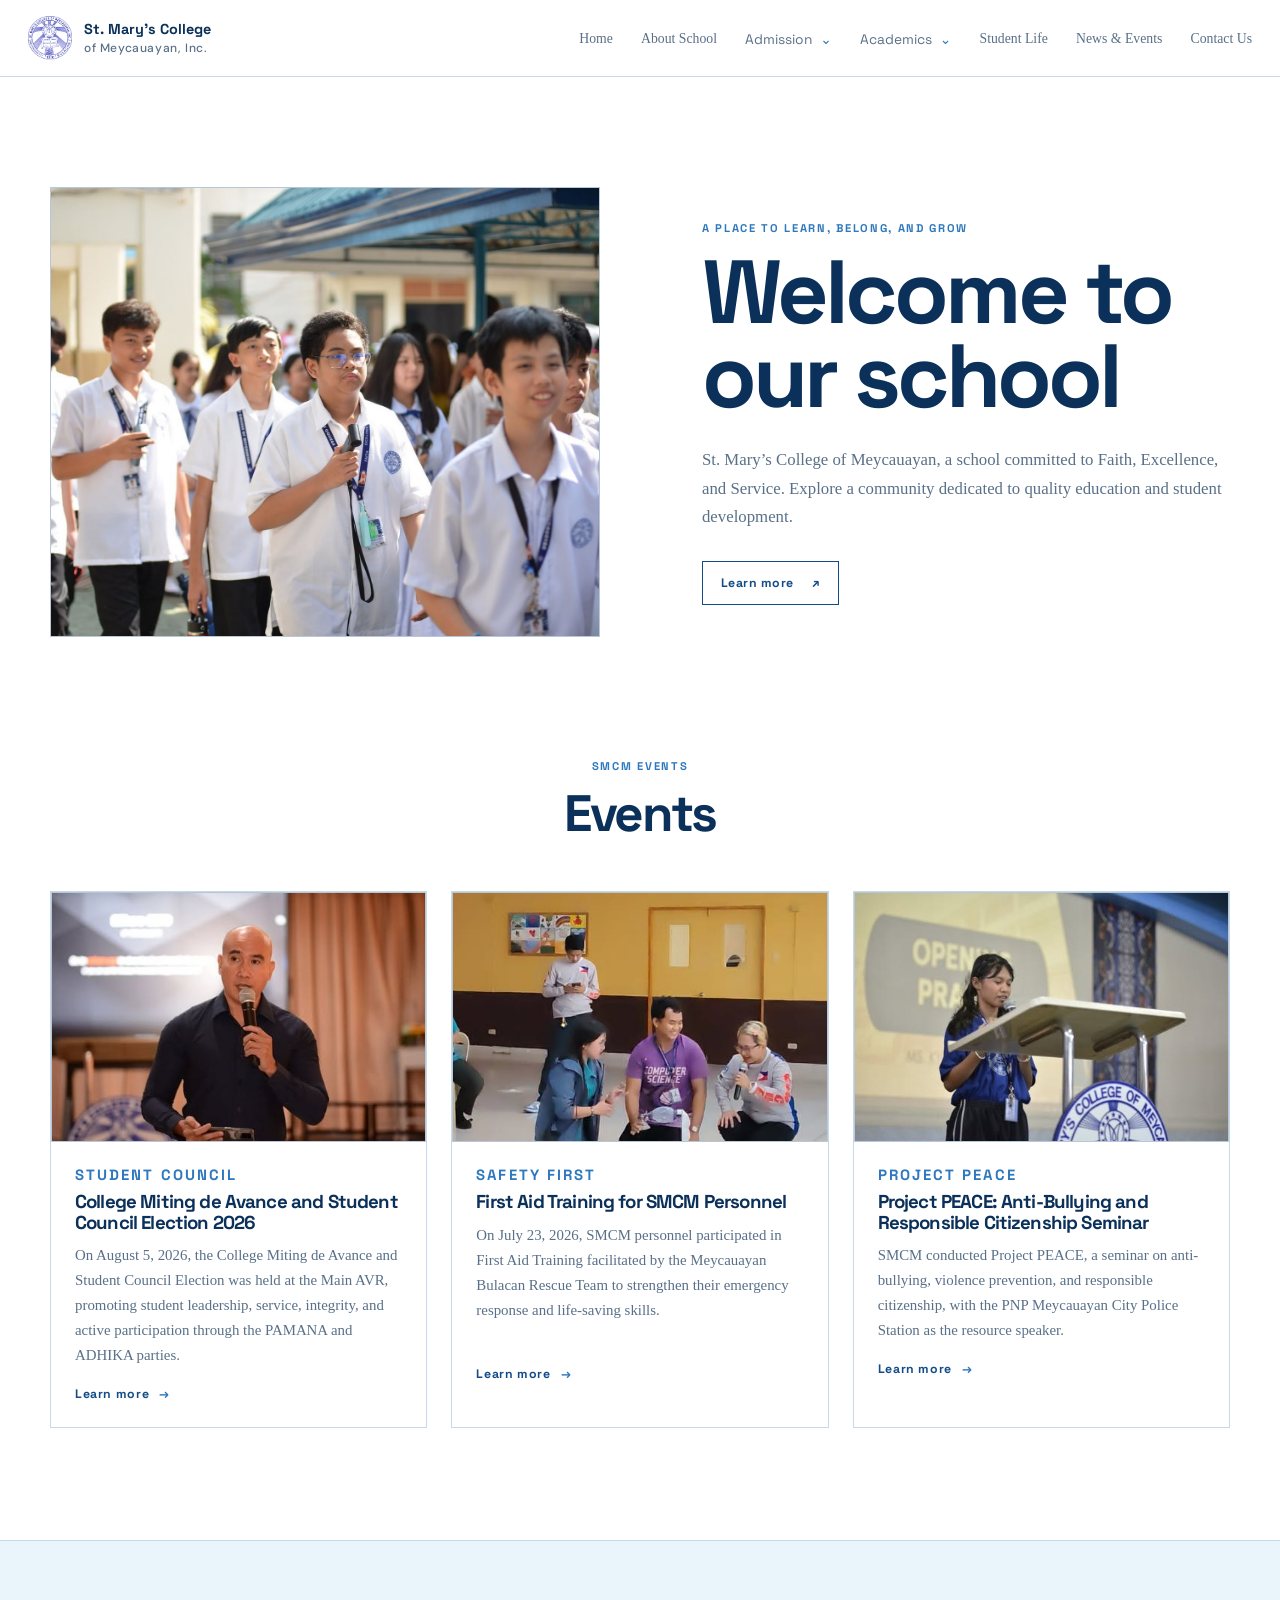
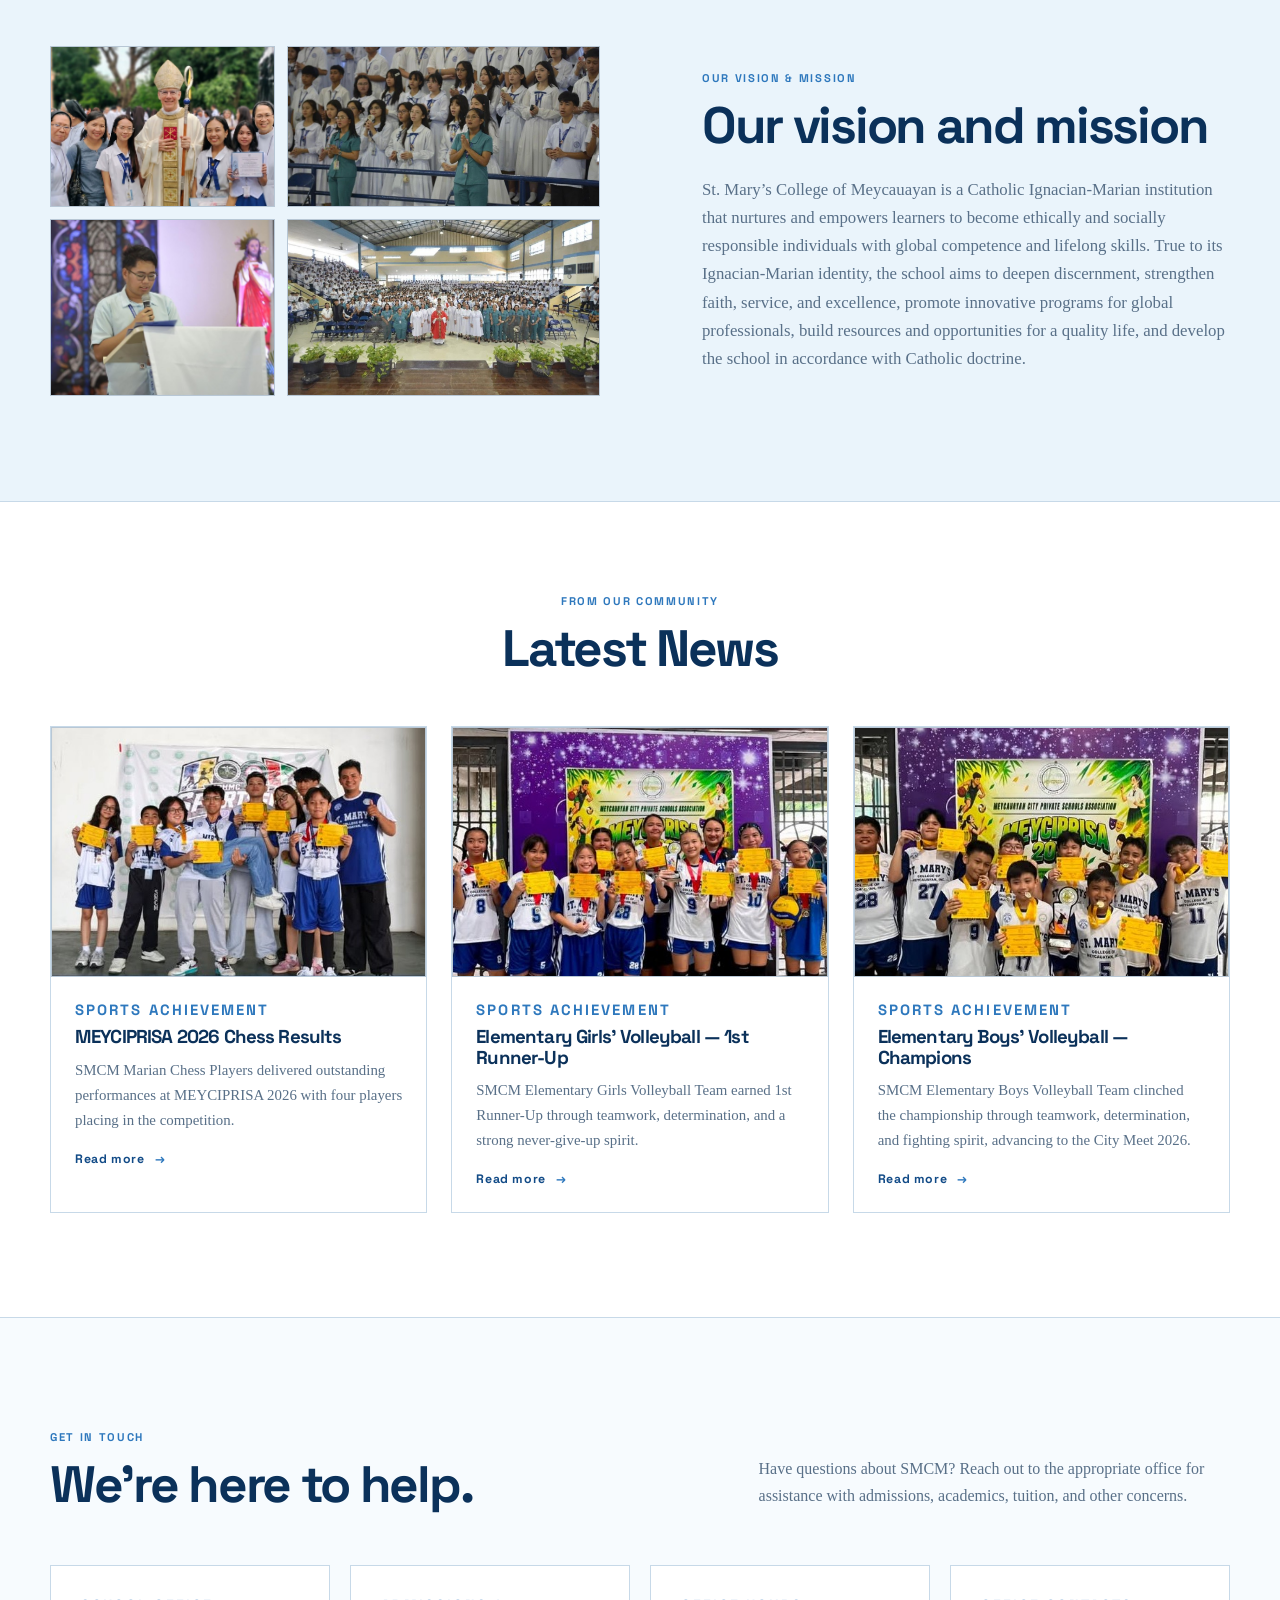
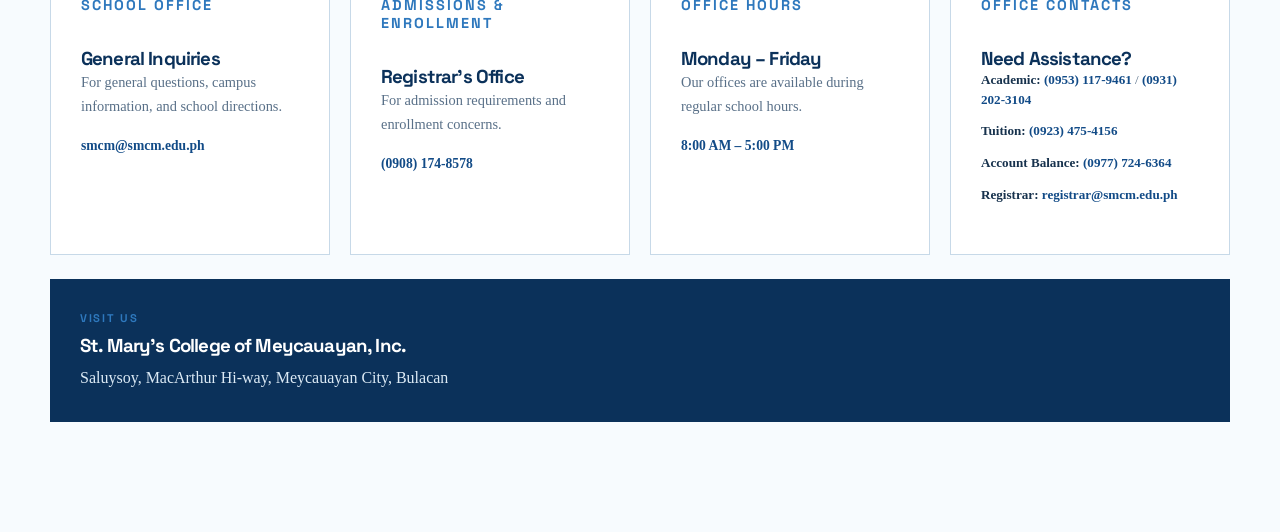
<file: index.html>
<!doctype html>
<html lang="en">

<head>
  <meta charset="UTF-8" />
  <meta name="viewport" content="width=device-width, initial-scale=1.0" />
  <meta name="description" content="St. Mary's College of Meycauayan home page." />
  <title>Home | St. Mary's College of Meycauayan</title>
  <link rel="preconnect" href="https://fonts.googleapis.com" />
  <link rel="preconnect" href="https://fonts.gstatic.com" crossorigin />
  <link
    href="https://fonts.googleapis.com/css2?family=DM+Sans:wght@400;500;600;700&family=Space+Grotesk:wght@400;500;600;700&display=swap"
    rel="stylesheet" />
  <link rel="stylesheet" href="./home.css" />
  <link rel="icon" type="image/png" href="./images/smcm-logo.png" />
</head>

<body>
  <!-- Site header -->
  <header class="site-header" id="top">
    <div class="header-inner">
      <a class="brand" href="./index.html" aria-label="St. Mary's College of Meycauayan home"><img class="logo-box"
          src="./images/smcm-logo.png" alt="St. Mary's College logo" /><span class="brand-copy"><strong>St. Mary's
            College</strong><small>of Meycauayan, Inc.</small></span></a>
      <!-- Main navigation -->
      <nav class="main-nav" aria-label="Primary navigation">
        <a href="./index.html">Home</a><a href="about/about.html">About School</a>
        <details class="nav-menu" name="primary-dropdown">
          <summary>Admission <span aria-hidden="true">⌄</span></summary>
          <div class="dropdown-panel">
            <a href="admission-requirements/admission-requirements.html">Admission Requirements</a><a
              href="enrollment-process/enrollment-process.html">Enrollment Process</a>
          </div>
        </details>
        <details class="nav-menu" name="primary-dropdown">
          <summary>Academics <span aria-hidden="true">⌄</span></summary>
          <div class="dropdown-panel">
            <a href="academic/academic.html">Academic</a><a href="academic-policies/academic-policies.html">Academic
              Policies</a>
          </div>
        </details>
        <a href="student-life/student-life.html">Student Life</a><a href="news-events/news-events.html">News &amp;
          Events</a><a href="#contact">Contact Us</a>
      </nav>
    </div>
  </header>

  <!-- Main page content -->
  <main>
    <!-- Page section -->
    <section class="page-section home-page" aria-labelledby="home-title">
      <div class="container hero-row">
        <div class="picture-box hero-picture">
          <img class="content-image" src="./images/home-hero.jpg" alt="Home hero image" />
        </div>
        <div class="hero-copy">
          <p class="eyebrow">A place to learn, belong, and grow</p>
          <h1 id="home-title">Welcome to our school</h1>
          <p>
            St. Mary’s College of Meycauayan, a school committed to Faith,
            Excellence, and Service. Explore a community dedicated to quality
            education and student development.
          </p>
          <a class="button" href="about/about.html#about-history">Learn more <span aria-hidden="true">↗</span></a>
        </div>
      </div>
      <!-- Page section -->
      <section class="section-block compact-block" aria-labelledby="upcoming-title">
        <div class="container">
          <div class="section-heading centered">
            <p class="eyebrow">SMCM EVENTS</p>
            <h2 id="upcoming-title">Events</h2>
          </div>
          <div class="card-grid three-up">
            <article class="image-card">
              <div class="picture-box card-picture">
                <img class="content-image" src="./images/event-1.jpg" alt="Upcoming event image 1" />
              </div>
              <div class="card-body">
                <p class="card-kicker">Student Council</p>
                <h3>
                  College Miting de Avance and Student Council Election 2026
                </h3>
                <p>
                  On August 5, 2026, the College Miting de Avance and Student
                  Council Election was held at the Main AVR, promoting student
                  leadership, service, integrity, and active participation
                  through the PAMANA and ADHIKA parties.
                </p>
                <a class="text-link"
                  href="https://www.facebook.com/OfficialSMCMeycauayan/posts/pfbid0kHuoSPxpnpJfFeTSrhDFnjzZRtkR4Gc8n3BWdzSKpCrHtB4oVmiapdHarpmtRd6Rl?rdid=Q663bfGdXu3VUZZV#"
                  target="blank">Learn
                  more <span aria-hidden="true">→</span></a>
              </div>
            </article>
            <article class="image-card">
              <div class="picture-box card-picture">
                <img class="content-image" src="./images/event-2.jpg" alt="Upcoming event image 2" />
              </div>
              <div class="card-body">
                <p class="card-kicker">Safety First</p>
                <h3>First Aid Training for SMCM Personnel</h3>
                <p>
                  On July 23, 2026, SMCM personnel participated in First Aid
                  Training facilitated by the Meycauayan Bulacan Rescue Team
                  to strengthen their emergency response and life-saving
                  skills.<br />‎
                </p>
                <a class="text-link"
                  href="https://www.facebook.com/OfficialSMCMeycauayan/posts/pfbid02eAsKuY4T4oSw6eN3uy7SqNMuUfLbtn3R7Kqymc1GpSmMc47tQ8VNtyg2AZu83u4zl?rdid=oVE77AIgMOGYRIvx#"
                  target="blank">Learn
                  more <span aria-hidden="true">→</span></a>
              </div>
            </article>
            <article class="image-card">
              <div class="picture-box card-picture">
                <img class="content-image" src="./images/event-3.jpg" alt="Upcoming event image 3" />
              </div>
              <div class="card-body">
                <p class="card-kicker">Project Peace</p>
                <h3>
                  Project PEACE: Anti-Bullying and Responsible Citizenship
                  Seminar
                </h3>
                <p>
                  SMCM conducted Project PEACE, a seminar on anti-bullying,
                  violence prevention, and responsible citizenship, with the
                  PNP Meycauayan City Police Station as the resource speaker.
                </p>
                <a class="text-link"
                  href="https://www.facebook.com/OfficialSMCMeycauayan/posts/pfbid0jiPEMQu7cpq2fNRWJqgA13p1S9krnetVMaLaGSnAMHRytiW7BG4GAR7LEq2aYqpGl?rdid=FhFBEuP1cyLU1cwS#"
                  target="blank">Learn
                  more <span aria-hidden="true">→</span></a>
              </div>
            </article>
          </div>
        </div>
      </section>
      <!-- Page section -->
      <section class="section-band vision-band" aria-labelledby="vision-title">
        <div class="container split-row">
          <div class="collage" aria-label="Four picture boxes for vision and mission imagery">
            <div class="picture-box">
              <img class="content-image" src="./images/pic-verti-1.jpg" alt="Vision and mission image 1" />
            </div>
            <div class="picture-box">
              <img class="content-image" src="./images/pic-hori-1.jpg" alt="Vision and mission image 2" />
            </div>
            <div class="picture-box">
              <img class="content-image" src="./images/pic-verti-2.jpg" alt="Vision and mission image 3" />
            </div>
            <div class="picture-box">
              <img class="content-image" src="./images/pic-hori-2.jpg" alt="Vision and mission image 4" />
            </div>
          </div>
          <div class="section-copy">
            <p class="eyebrow">Our vision &amp; mission</p>
            <h2 id="vision-title">Our vision and mission</h2>
            <p>
              St. Mary’s College of Meycauayan is a Catholic Ignacian-Marian
              institution that nurtures and empowers learners to become
              ethically and socially responsible individuals with global
              competence and lifelong skills. True to its Ignacian-Marian
              identity, the school aims to deepen discernment, strengthen
              faith, service, and excellence, promote innovative programs for
              global professionals, build resources and opportunities for a
              quality life, and develop the school in accordance with Catholic
              doctrine.
            </p>
          </div>
        </div>
      </section>
      <!-- Page section -->
      <section class="section-block compact-block" aria-labelledby="latest-title">
        <div class="container">
          <div class="section-heading centered">
            <p class="eyebrow">From our community</p>
            <h2 id="latest-title">Latest News</h2>
          </div>
          <div class="card-grid three-up">
            <article class="image-card">
              <div class="picture-box card-picture">
                <img class="content-image" src="./images/news-1.jpg" alt="Latest news image 1" />
              </div>
              <div class="card-body">
                <p class="card-kicker">SPORTS ACHIEVEMENT</p>
                <h3>MEYCIPRISA 2026 Chess Results</h3>
                <p>
                  SMCM Marian Chess Players delivered outstanding performances
                  at MEYCIPRISA 2026 with four players placing in the
                  competition.
                </p>
                <a class="text-link"
                  href="https://www.facebook.com/OfficialSMCMeycauayan/posts/pfbid02C2hpRu5JWjSD5XTvxzU5QaQraUZniqrk4CKbBH42uvL7w6tqPTzL8oKFwS8PNvMul?rdid=u2wx23k63IMQirHD#"
                  target="blank">Read
                  more <span aria-hidden="true">→</span></a>
              </div>
            </article>
            <article class="image-card">
              <div class="picture-box card-picture">
                <img class="content-image" src="./images/news-2.jpg" alt="Latest news image 2" />
              </div>
              <div class="card-body">
                <p class="card-kicker">SPORTS ACHIEVEMENT</p>
                <h3>Elementary Girls’ Volleyball — 1st Runner-Up</h3>
                <p>
                  SMCM Elementary Girls Volleyball Team earned 1st Runner-Up
                  through teamwork, determination, and a strong never-give-up
                  spirit.
                </p>
                <a class="text-link"
                  href="https://www.facebook.com/OfficialSMCMeycauayan/posts/pfbid02EauJtvFUJxseRgFfiXSmECecwbdX9ccqok7LvEDx7zxrT97pLMs23oGZHRcYKr6el?rdid=EKpvYGoiwfxlzVYM#"
                  target="blank">Read
                  more <span aria-hidden="true">→</span></a>
              </div>
            </article>
            <article class="image-card">
              <div class="picture-box card-picture">
                <img class="content-image" src="./images/news-3.jpg" alt="Latest news image 3" />
              </div>
              <div class="card-body">
                <p class="card-kicker">SPORTS ACHIEVEMENT</p>
                <h3>Elementary Boys’ Volleyball — Champions</h3>
                <p>
                  SMCM Elementary Boys Volleyball Team clinched the
                  championship through teamwork, determination, and fighting
                  spirit, advancing to the City Meet 2026.
                </p>
                <a class="text-link"
                  href="https://www.facebook.com/OfficialSMCMeycauayan/posts/pfbid02TossNAatzCAKqXFPhKLwauhnDtjLtrU8rar62w7tzfYmTTz4tcC5wH4eQFemPsNl?rdid=D6M1uQhQrHnWAn3y#"
                  target="blank">Read
                  more <span aria-hidden="true">→</span></a>
              </div>
            </article>
          </div>
        </div>
      </section>
      <!-- Page section -->
      <section class="contact-block" id="contact" aria-labelledby="contact-title">
        <div class="container">
          <div class="contact-header">
            <div>
              <p class="eyebrow">GET IN TOUCH</p>
              <h2 id="contact-title">We’re here to help.</h2>
            </div>
            <p class="contact-intro">
              Have questions about SMCM? Reach out to the appropriate office for
              assistance with admissions, academics, tuition, and other concerns.
            </p>
          </div>

          <div class="contact-grid">
            <div class="contact-card">
              <p class="contact-label">SCHOOL OFFICE</p>
              <h3>General Inquiries</h3>
              <p>For general questions, campus information, and school directions.</p>
              <a class="contact-line" href="mailto:smcm@smcm.edu.ph">smcm@smcm.edu.ph</a>
            </div>
            <div class="contact-card">
              <p class="contact-label">ADMISSIONS &amp; ENROLLMENT</p>
              <h3>Registrar's Office</h3>
              <p>For admission requirements and enrollment concerns.</p>
              <a class="contact-line" href="tel:+639081748578">(0908) 174-8578</a>
            </div>
            <div class="contact-card">
              <p class="contact-label">OFFICE HOURS</p>
              <h3>Monday – Friday</h3>
              <p>Our offices are available during regular school hours.</p>
              <strong class="contact-line">8:00 AM – 5:00 PM</strong>
            </div>
            <div class="contact-card contact-card-large">
              <p class="contact-label">OFFICE CONTACTS</p>
              <h3>Need Assistance?</h3>
              <div class="contact-details">
                <p><strong>Academic:</strong> <a href="tel:+639531179461">(0953) 117-9461</a> / <a
                    href="tel:+639312023104">(0931) 202-3104</a></p>
                <p><strong>Tuition:</strong> <a href="tel:+639234754156">(0923) 475-4156</a></p>
                <p><strong>Account Balance:</strong> <a href="tel:+639777246364">(0977) 724-6364</a></p>
                <p><strong>Registrar:</strong> <a href="mailto:registrar@smcm.edu.ph">registrar@smcm.edu.ph</a></p>
              </div>
            </div>
          </div>

          <div class="contact-location">
            <p class="eyebrow">VISIT US</p>
            <h3>St. Mary’s College of Meycauayan, Inc.</h3>
            <p>Saluysoy, MacArthur Hi-way, Meycauayan City, Bulacan</p>
          </div>
        </div>
      </section>
    </section>
  </main>
</body>

</html>
</file>
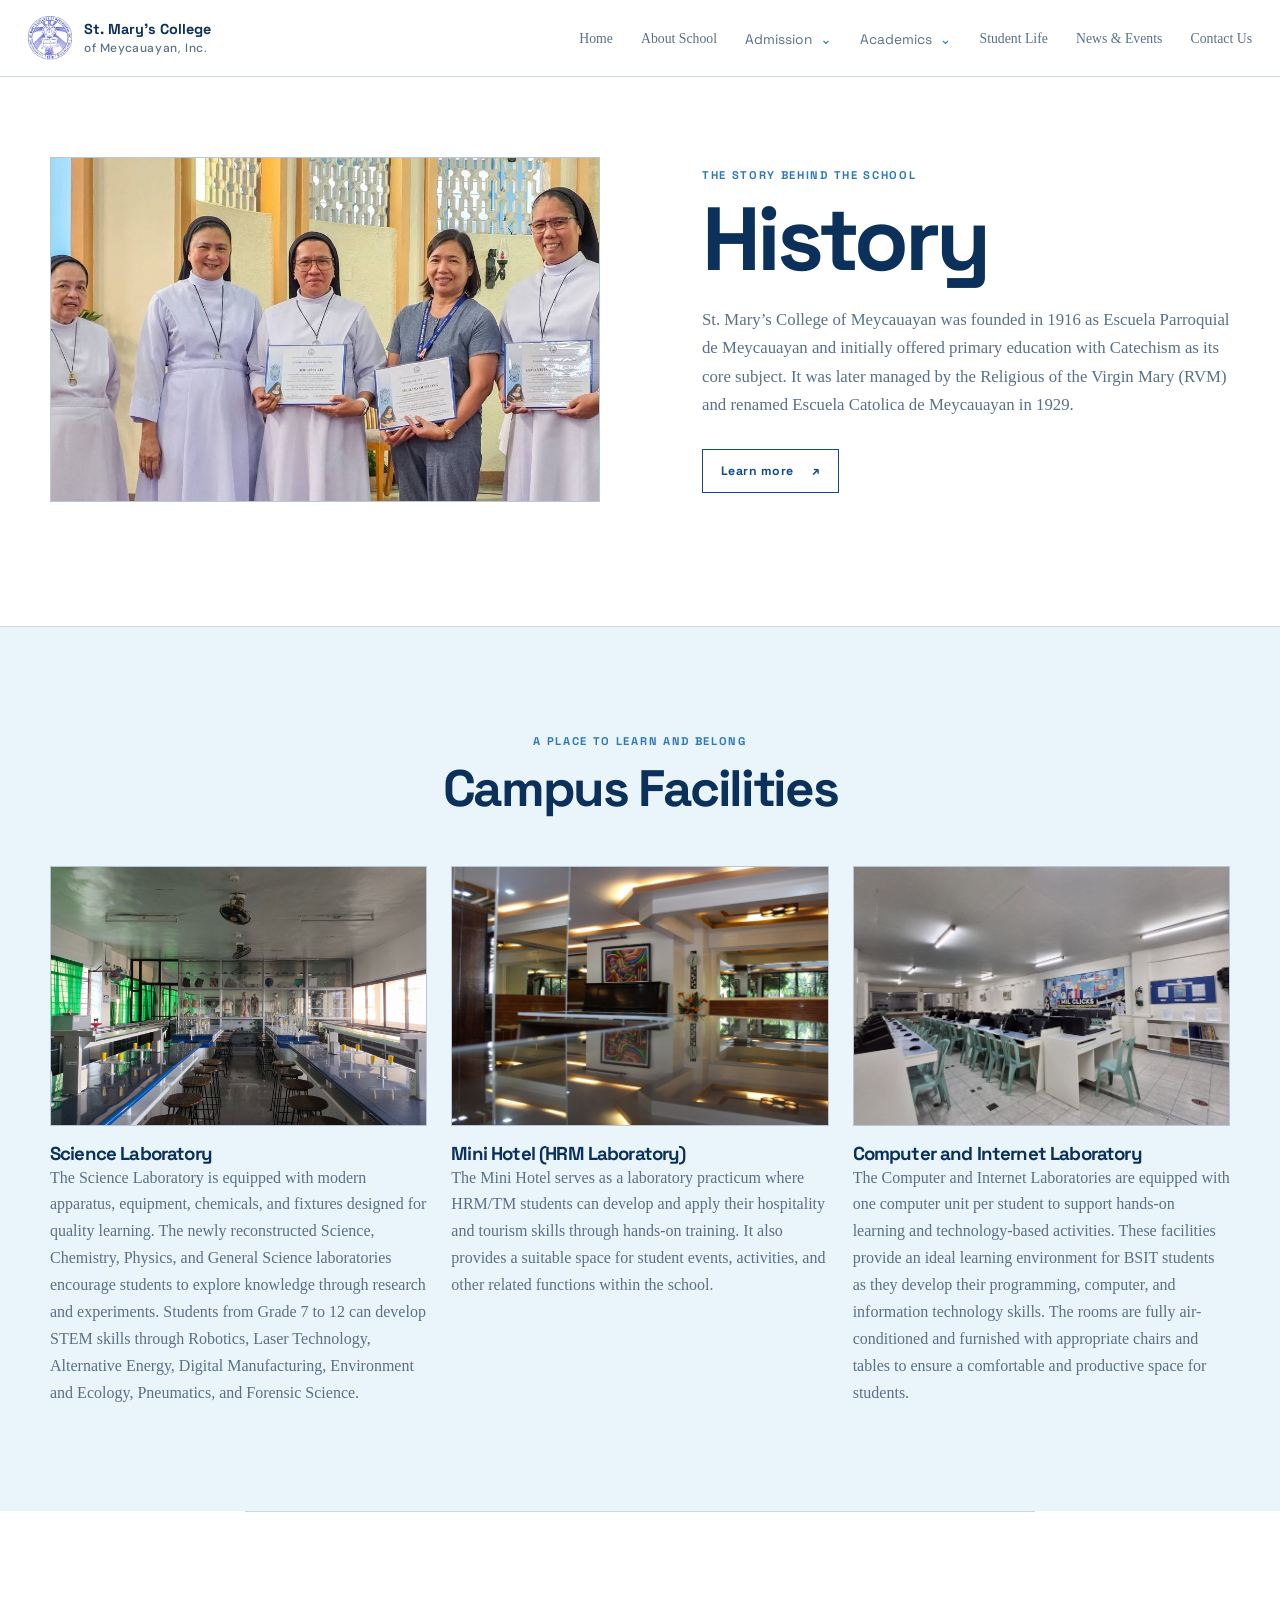
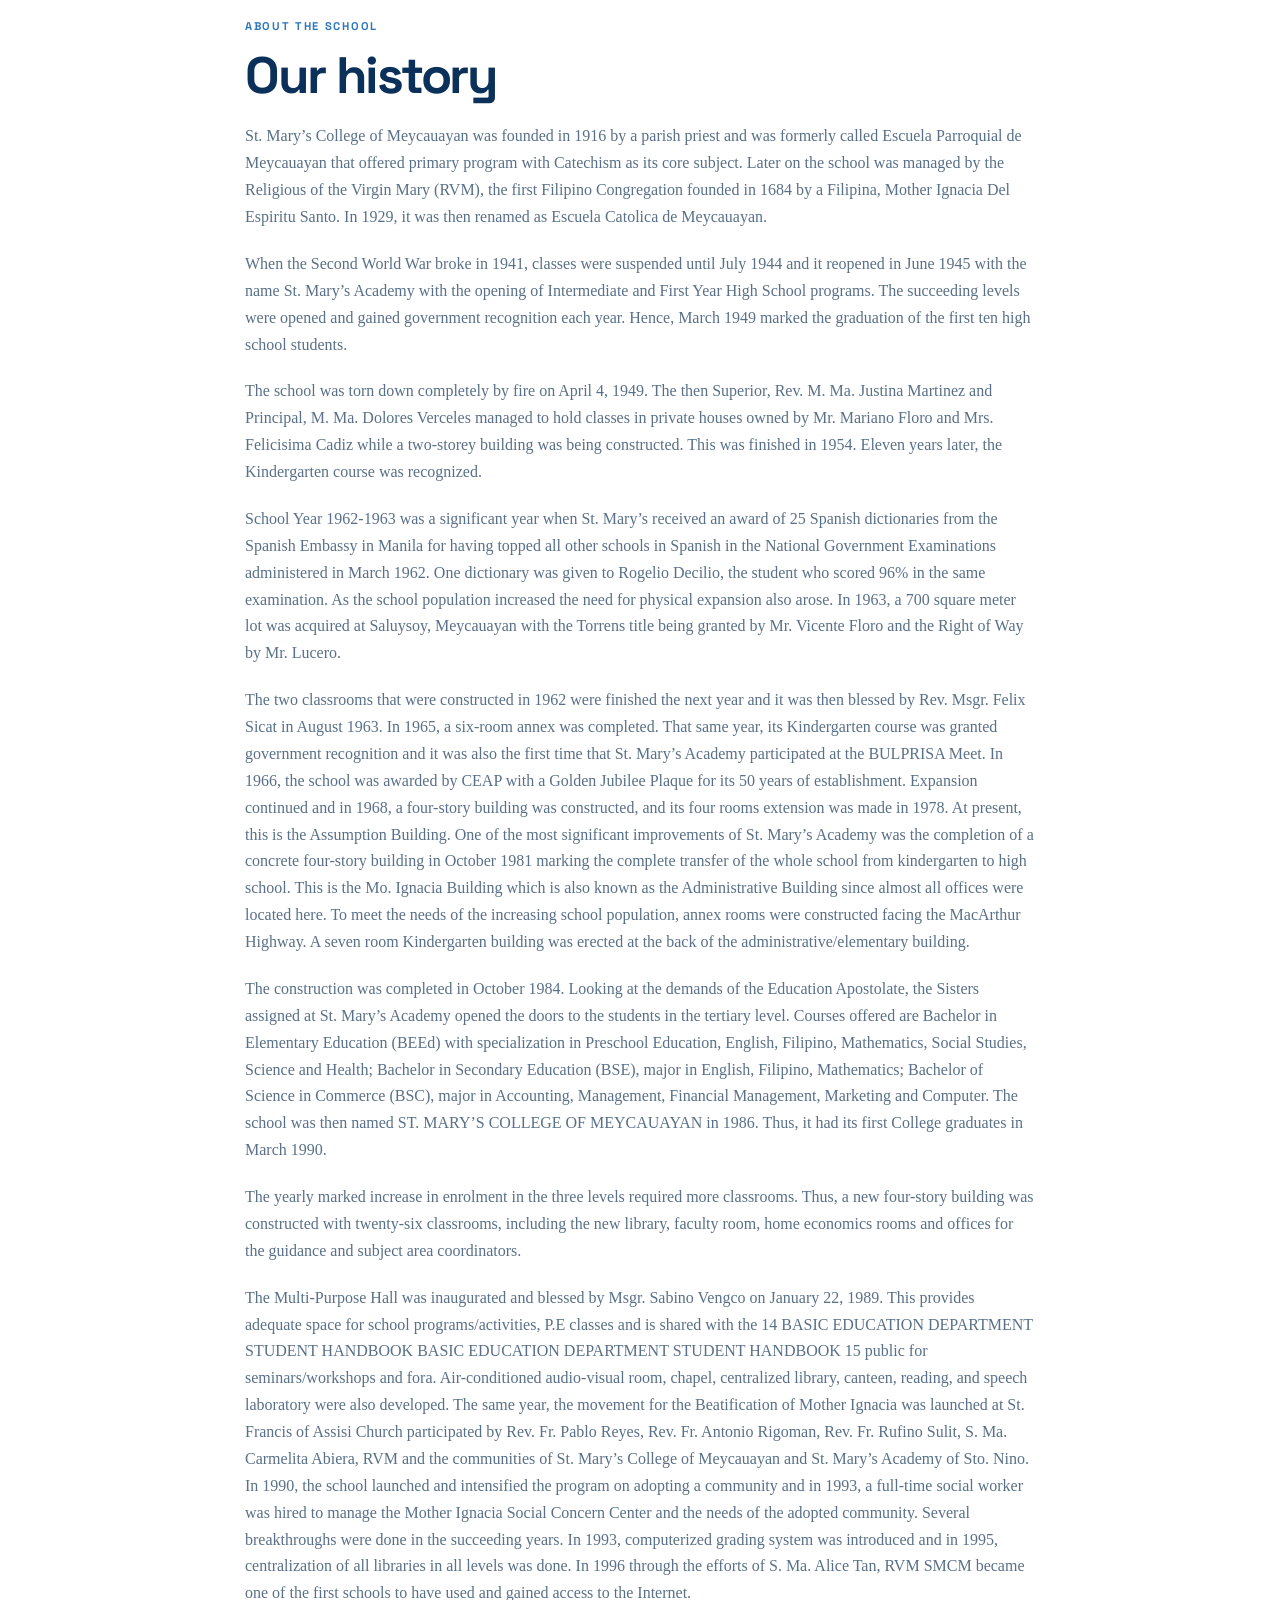
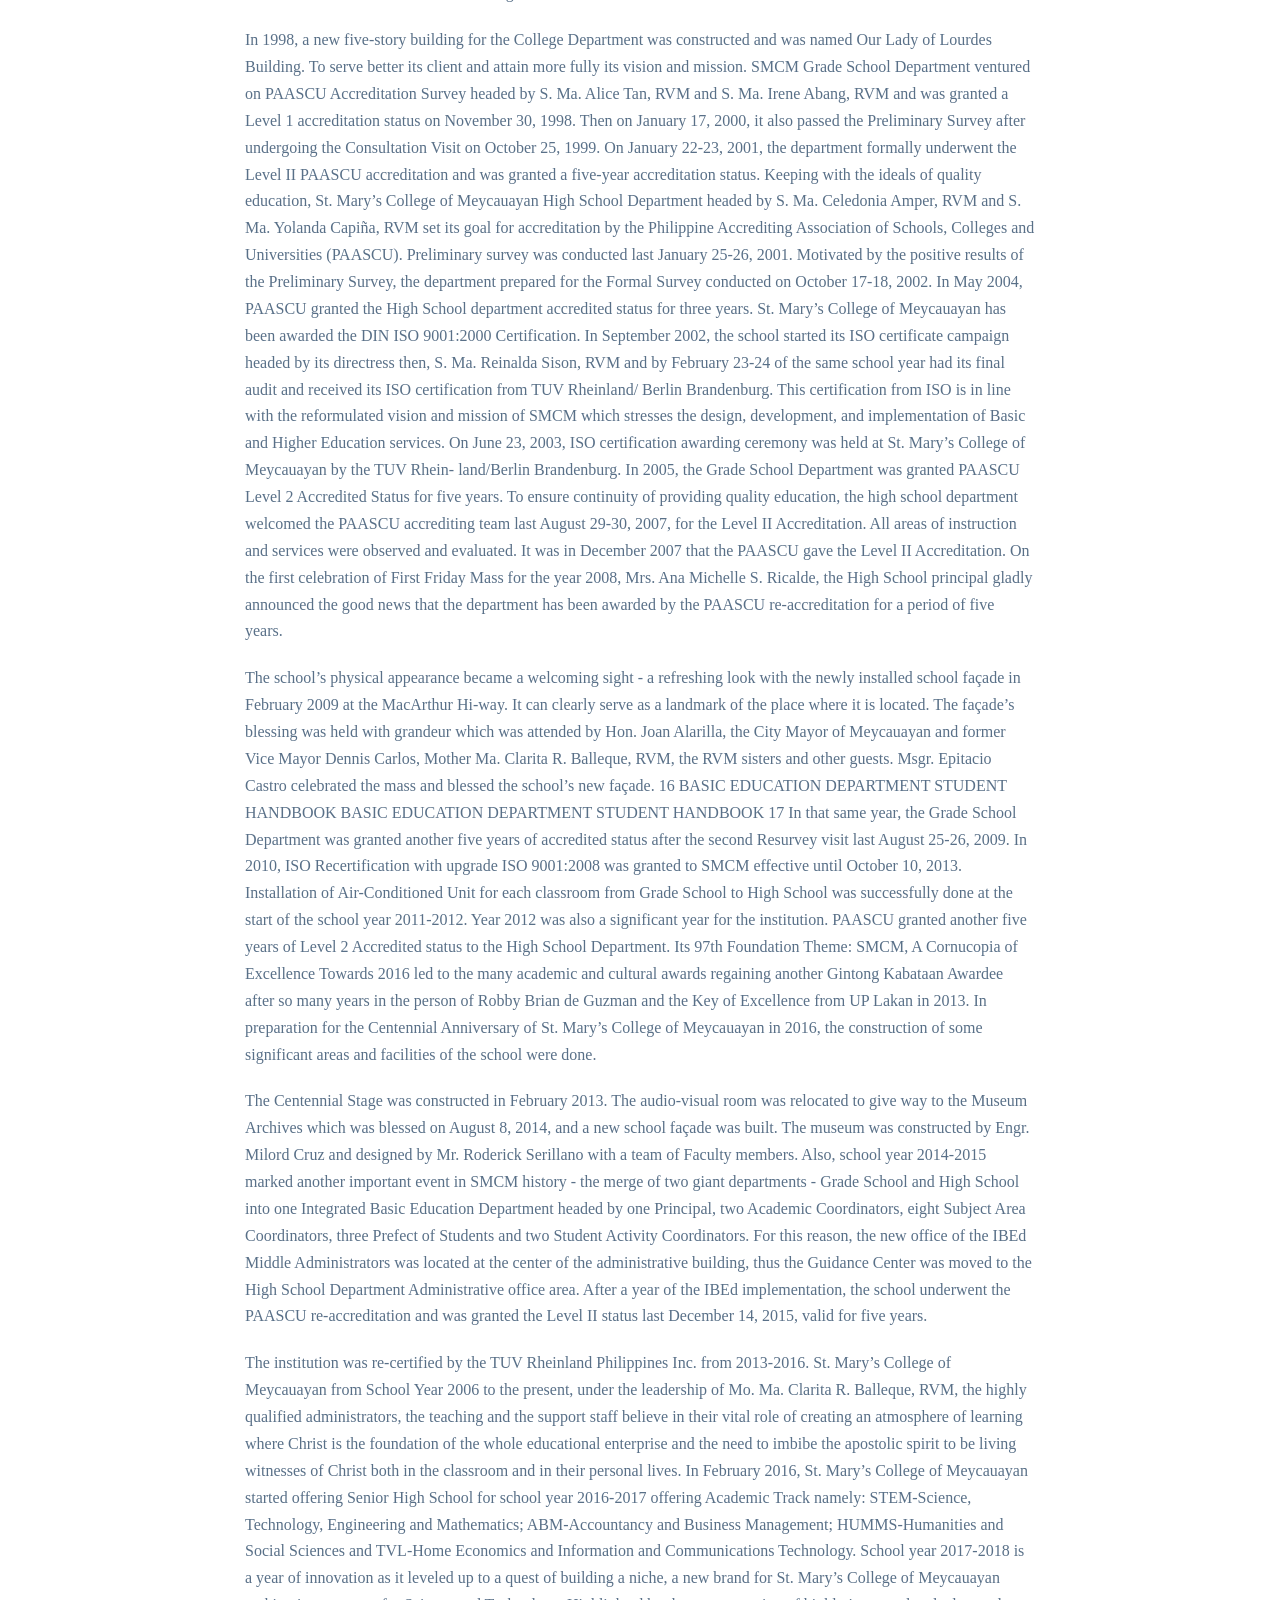
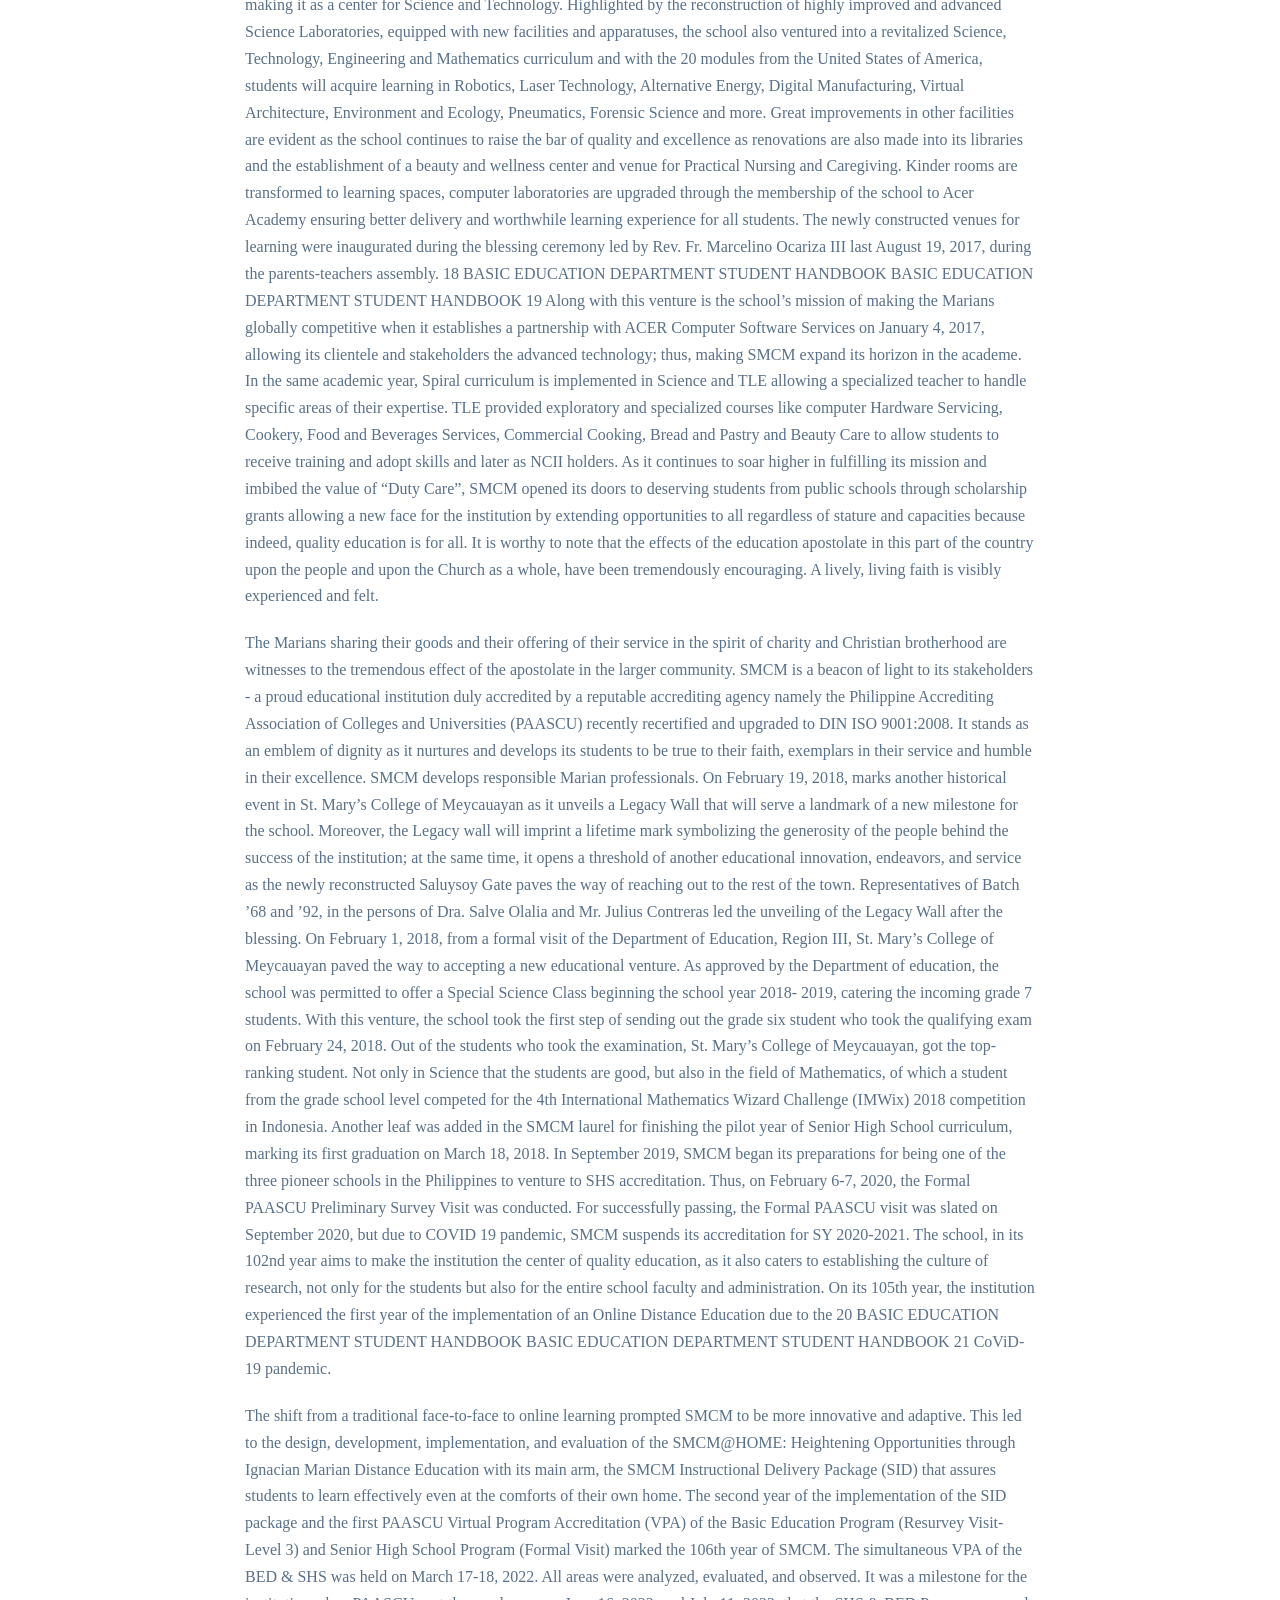
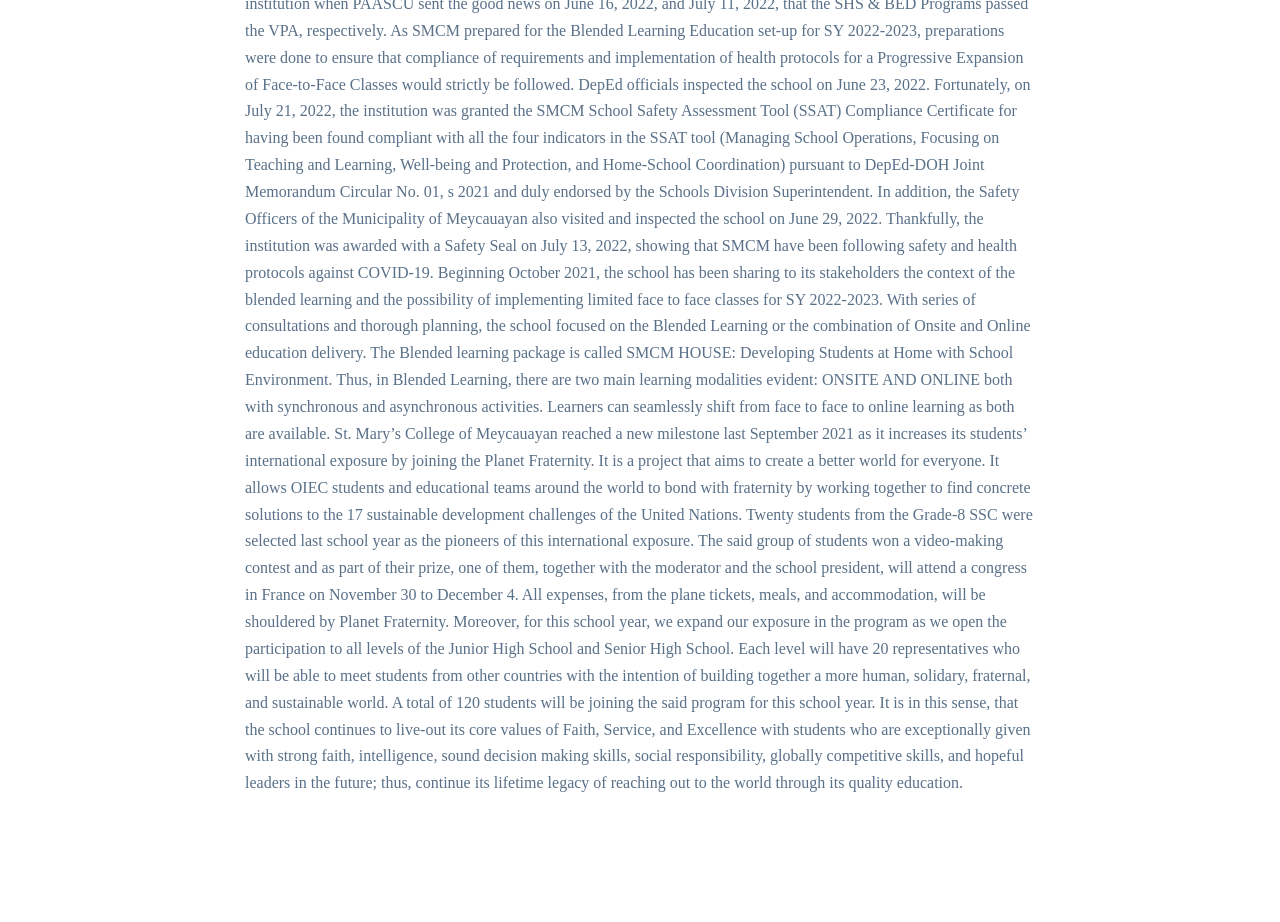
<file: about/about.html>
<!doctype html>
<html lang="en">

<head>
  <meta charset="UTF-8" />
  <meta name="viewport" content="width=device-width, initial-scale=1.0" />
  <meta name="description" content="About St. Mary's College of Meycauayan and its history." />
  <title>About School | St. Mary's College of Meycauayan</title>
  <link rel="preconnect" href="https://fonts.googleapis.com" />
  <link rel="preconnect" href="https://fonts.gstatic.com" crossorigin />
  <link
    href="https://fonts.googleapis.com/css2?family=DM+Sans:wght@400;500;600;700&family=Space+Grotesk:wght@400;500;600;700&display=swap"
    rel="stylesheet" />
  <link rel="stylesheet" href="./about.css" />
  <link rel="icon" type="image/png" href="../images/smcm-logo.png" />
</head>

<body>
  <!-- Site header -->
  <header class="site-header" id="top">
    <div class="header-inner">
      <a class="brand" href="../index.html" aria-label="St. Mary's College of Meycauayan home"><span class="logo-box"
          aria-label="Logo image"><img src="../images/smcm-logo.png" alt="St. Mary's College logo" /></span><span
          class="brand-copy"><strong>St. Mary's College</strong><small>of Meycauayan, Inc.</small></span></a>
      <!-- Main navigation -->
      <nav class="main-nav" aria-label="Primary navigation">
        <a href="../index.html">Home</a><a href="./about.html">About School</a>
        <details class="nav-menu" name="primary-dropdown">
          <summary>Admission <span aria-hidden="true">⌄</span></summary>
          <div class="dropdown-panel">
            <a href="../admission-requirements/admission-requirements.html">Admission Requirements</a><a
              href="../enrollment-process/enrollment-process.html">Enrollment Process</a>
          </div>
        </details>
        <details class="nav-menu" name="primary-dropdown">
          <summary>Academics <span aria-hidden="true">⌄</span></summary>
          <div class="dropdown-panel">
            <a href="../academic/academic.html">Academic</a><a
              href="../academic-policies/academic-policies.html">Academic Policies</a>
          </div>
        </details>
        <a href="../student-life/student-life.html">Student Life</a><a href="../news-events/news-events.html">News &amp;
          Events</a><a href="../index.html#contact">Contact Us</a>
      </nav>
    </div>
  </header>
  <!-- Main page content -->
  <main>
    <!-- Page section -->
    <section class="page-section" aria-labelledby="about-title">
      <div class="container inner-hero split-row">
        <div class="picture-box large-picture">
          <img class="content-image" src="./images/history.jpg" alt="History image" />
        </div>
        <div class="section-copy">
          <p class="eyebrow">The story behind the school</p>
          <h1 id="about-title">History</h1>
          <p>
            St. Mary’s College of Meycauayan was founded in 1916 as Escuela
            Parroquial de Meycauayan and initially offered primary education
            with Catechism as its core subject. It was later managed by the
            Religious of the Virgin Mary (RVM) and renamed Escuela Catolica de
            Meycauayan in 1929.
          </p>
          <a class="button" href="#about-history">Learn more <span aria-hidden="true">↗</span></a>
        </div>
      </div>
      <!-- Page section -->
      <section class="section-band facilities-band" aria-labelledby="facilities-title">
        <div class="container">
          <div class="section-heading centered">
            <p class="eyebrow">A place to learn and belong</p>
            <h2 id="facilities-title">Campus Facilities</h2>
          </div>
          <div class="card-grid three-up facilities-grid">
            <article>
              <div class="picture-box facility-picture">
                <img class="content-image" src="./images/science-lab.jpg" alt="Campus facility image 1" />
              </div>
              <h3>Science Laboratory</h3>
              <p>
                The Science Laboratory is equipped with modern apparatus,
                equipment, chemicals, and fixtures designed for quality
                learning. The newly reconstructed Science, Chemistry, Physics,
                and General Science laboratories encourage students to explore
                knowledge through research and experiments. Students from
                Grade 7 to 12 can develop STEM skills through Robotics, Laser
                Technology, Alternative Energy, Digital Manufacturing,
                Environment and Ecology, Pneumatics, and Forensic Science.
              </p>
            </article>
            <article>
              <div class="picture-box facility-picture">
                <img class="content-image" src="./images/hotel-lab.jpg" alt="Campus facility image 2" />
              </div>
              <h3>Mini Hotel (HRM Laboratory)</h3>
              <p>
                The Mini Hotel serves as a laboratory practicum where HRM/TM
                students can develop and apply their hospitality and tourism
                skills through hands-on training. It also provides a suitable
                space for student events, activities, and other related
                functions within the school.
              </p>
            </article>
            <article>
              <div class="picture-box facility-picture">
                <img class="content-image" src="./images/comp-lab.jpg" alt="Campus facility image 3" />
              </div>
              <h3>Computer and Internet Laboratory</h3>
              <p>
                The Computer and Internet Laboratories are equipped with one
                computer unit per student to support hands-on learning and
                technology-based activities. These facilities provide an ideal
                learning environment for BSIT students as they develop their
                programming, computer, and information technology skills. The
                rooms are fully air-conditioned and furnished with appropriate
                chairs and tables to ensure a comfortable and productive space
                for students.
              </p>
            </article>
          </div>
        </div>
      </section>
      <div class="container detail-copy" id="about-history">
        <p class="eyebrow">About the school</p>
        <h2>Our history</h2>
        <p>
          St. Mary’s College of Meycauayan was founded in 1916 by a parish
          priest and was formerly called Escuela Parroquial de Meycauayan that
          offered primary program with Catechism as its core subject. Later on
          the school was managed by the Religious of the Virgin Mary (RVM),
          the first Filipino Congregation founded in 1684 by a Filipina,
          Mother Ignacia Del Espiritu Santo. In 1929, it was then renamed as
          Escuela Catolica de Meycauayan.
        </p>
        <p>
          When the Second World War broke in 1941, classes were suspended
          until July 1944 and it reopened in June 1945 with the name St.
          Mary’s Academy with the opening of Intermediate and First Year High
          School programs. The succeeding levels were opened and gained
          government recognition each year. Hence, March 1949 marked the
          graduation of the first ten high school students.
        </p>

        <p>
          The school was torn down completely by fire on April 4, 1949. The
          then Superior, Rev. M. Ma. Justina Martinez and Principal, M. Ma.
          Dolores Verceles managed to hold classes in private houses owned by
          Mr. Mariano Floro and Mrs. Felicisima Cadiz while a two-storey
          building was being constructed. This was finished in 1954. Eleven
          years later, the Kindergarten course was recognized.
        </p>

        <p>
          School Year 1962-1963 was a significant year when St. Mary’s
          received an award of 25 Spanish dictionaries from the Spanish
          Embassy in Manila for having topped all other schools in Spanish in
          the National Government Examinations administered in March 1962. One
          dictionary was given to Rogelio Decilio, the student who scored 96%
          in the same examination. As the school population increased the need
          for physical expansion also arose. In 1963, a 700 square meter lot
          was acquired at Saluysoy, Meycauayan with the Torrens title being
          granted by Mr. Vicente Floro and the Right of Way by Mr. Lucero.
        </p>

        <p>
          The two classrooms that were constructed in 1962 were finished the
          next year and it was then blessed by Rev. Msgr. Felix Sicat in
          August 1963. In 1965, a six-room annex was completed. That same
          year, its Kindergarten course was granted government recognition and
          it was also the first time that St. Mary’s Academy participated at
          the BULPRISA Meet. In 1966, the school was awarded by CEAP with a
          Golden Jubilee Plaque for its 50 years of establishment. Expansion
          continued and in 1968, a four-story building was constructed, and
          its four rooms extension was made in 1978. At present, this is the
          Assumption Building. One of the most significant improvements of St.
          Mary’s Academy was the completion of a concrete four-story building
          in October 1981 marking the complete transfer of the whole school
          from kindergarten to high school. This is the Mo. Ignacia Building
          which is also known as the Administrative Building since almost all
          offices were located here. To meet the needs of the increasing
          school population, annex rooms were constructed facing the MacArthur
          Highway. A seven room Kindergarten building was erected at the back
          of the administrative/elementary building.
        </p>

        <p>
          The construction was completed in October 1984. Looking at the
          demands of the Education Apostolate, the Sisters assigned at St.
          Mary’s Academy opened the doors to the students in the tertiary
          level. Courses offered are Bachelor in Elementary Education (BEEd)
          with specialization in Preschool Education, English, Filipino,
          Mathematics, Social Studies, Science and Health; Bachelor in
          Secondary Education (BSE), major in English, Filipino, Mathematics;
          Bachelor of Science in Commerce (BSC), major in Accounting,
          Management, Financial Management, Marketing and Computer. The school
          was then named ST. MARY’S COLLEGE OF MEYCAUAYAN in 1986. Thus, it
          had its first College graduates in March 1990.
        </p>

        <p>
          The yearly marked increase in enrolment in the three levels required
          more classrooms. Thus, a new four-story building was constructed
          with twenty-six classrooms, including the new library, faculty room,
          home economics rooms and offices for the guidance and subject area
          coordinators.
        </p>

        <p>
          The Multi-Purpose Hall was inaugurated and blessed by Msgr. Sabino
          Vengco on January 22, 1989. This provides adequate space for school
          programs/activities, P.E classes and is shared with the 14 BASIC
          EDUCATION DEPARTMENT STUDENT HANDBOOK BASIC EDUCATION DEPARTMENT
          STUDENT HANDBOOK 15 public for seminars/workshops and fora.
          Air-conditioned audio-visual room, chapel, centralized library,
          canteen, reading, and speech laboratory were also developed. The
          same year, the movement for the Beatification of Mother Ignacia was
          launched at St. Francis of Assisi Church participated by Rev. Fr.
          Pablo Reyes, Rev. Fr. Antonio Rigoman, Rev. Fr. Rufino Sulit, S. Ma.
          Carmelita Abiera, RVM and the communities of St. Mary’s College of
          Meycauayan and St. Mary’s Academy of Sto. Nino. In 1990, the school
          launched and intensified the program on adopting a community and in
          1993, a full-time social worker was hired to manage the Mother
          Ignacia Social Concern Center and the needs of the adopted
          community. Several breakthroughs were done in the succeeding years.
          In 1993, computerized grading system was introduced and in 1995,
          centralization of all libraries in all levels was done. In 1996
          through the efforts of S. Ma. Alice Tan, RVM SMCM became one of the
          first schools to have used and gained access to the Internet.
        </p>

        <p>
          In 1998, a new five-story building for the College Department was
          constructed and was named Our Lady of Lourdes Building. To serve
          better its client and attain more fully its vision and mission. SMCM
          Grade School Department ventured on PAASCU Accreditation Survey
          headed by S. Ma. Alice Tan, RVM and S. Ma. Irene Abang, RVM and was
          granted a Level 1 accreditation status on November 30, 1998. Then on
          January 17, 2000, it also passed the Preliminary Survey after
          undergoing the Consultation Visit on October 25, 1999. On January
          22-23, 2001, the department formally underwent the Level II PAASCU
          accreditation and was granted a five-year accreditation status.
          Keeping with the ideals of quality education, St. Mary’s College of
          Meycauayan High School Department headed by S. Ma. Celedonia Amper,
          RVM and S. Ma. Yolanda Capiña, RVM set its goal for accreditation by
          the Philippine Accrediting Association of Schools, Colleges and
          Universities (PAASCU). Preliminary survey was conducted last January
          25-26, 2001. Motivated by the positive results of the Preliminary
          Survey, the department prepared for the Formal Survey conducted on
          October 17-18, 2002. In May 2004, PAASCU granted the High School
          department accredited status for three years. St. Mary’s College of
          Meycauayan has been awarded the DIN ISO 9001:2000 Certification. In
          September 2002, the school started its ISO certificate campaign
          headed by its directress then, S. Ma. Reinalda Sison, RVM and by
          February 23-24 of the same school year had its final audit and
          received its ISO certification from TUV Rheinland/ Berlin
          Brandenburg. This certification from ISO is in line with the
          reformulated vision and mission of SMCM which stresses the design,
          development, and implementation of Basic and Higher Education
          services. On June 23, 2003, ISO certification awarding ceremony was
          held at St. Mary’s College of Meycauayan by the TUV Rhein-
          land/Berlin Brandenburg. In 2005, the Grade School Department was
          granted PAASCU Level 2 Accredited Status for five years. To ensure
          continuity of providing quality education, the high school
          department welcomed the PAASCU accrediting team last August 29-30,
          2007, for the Level II Accreditation. All areas of instruction and
          services were observed and evaluated. It was in December 2007 that
          the PAASCU gave the Level II Accreditation. On the first celebration
          of First Friday Mass for the year 2008, Mrs. Ana Michelle S.
          Ricalde, the High School principal gladly announced the good news
          that the department has been awarded by the PAASCU re-accreditation
          for a period of five years.
        </p>

        <p>
          The school’s physical appearance became a welcoming sight - a
          refreshing look with the newly installed school façade in February
          2009 at the MacArthur Hi-way. It can clearly serve as a landmark of
          the place where it is located. The façade’s blessing was held with
          grandeur which was attended by Hon. Joan Alarilla, the City Mayor of
          Meycauayan and former Vice Mayor Dennis Carlos, Mother Ma. Clarita
          R. Balleque, RVM, the RVM sisters and other guests. Msgr. Epitacio
          Castro celebrated the mass and blessed the school’s new façade. 16
          BASIC EDUCATION DEPARTMENT STUDENT HANDBOOK BASIC EDUCATION
          DEPARTMENT STUDENT HANDBOOK 17 In that same year, the Grade School
          Department was granted another five years of accredited status after
          the second Resurvey visit last August 25-26, 2009. In 2010, ISO
          Recertification with upgrade ISO 9001:2008 was granted to SMCM
          effective until October 10, 2013. Installation of Air-Conditioned
          Unit for each classroom from Grade School to High School was
          successfully done at the start of the school year 2011-2012. Year
          2012 was also a significant year for the institution. PAASCU granted
          another five years of Level 2 Accredited status to the High School
          Department. Its 97th Foundation Theme: SMCM, A Cornucopia of
          Excellence Towards 2016 led to the many academic and cultural awards
          regaining another Gintong Kabataan Awardee after so many years in
          the person of Robby Brian de Guzman and the Key of Excellence from
          UP Lakan in 2013. In preparation for the Centennial Anniversary of
          St. Mary’s College of Meycauayan in 2016, the construction of some
          significant areas and facilities of the school were done.
        </p>

        <p>
          The Centennial Stage was constructed in February 2013. The
          audio-visual room was relocated to give way to the Museum Archives
          which was blessed on August 8, 2014, and a new school façade was
          built. The museum was constructed by Engr. Milord Cruz and designed
          by Mr. Roderick Serillano with a team of Faculty members. Also,
          school year 2014-2015 marked another important event in SMCM history
          - the merge of two giant departments - Grade School and High School
          into one Integrated Basic Education Department headed by one
          Principal, two Academic Coordinators, eight Subject Area
          Coordinators, three Prefect of Students and two Student Activity
          Coordinators. For this reason, the new office of the IBEd Middle
          Administrators was located at the center of the administrative
          building, thus the Guidance Center was moved to the High School
          Department Administrative office area. After a year of the IBEd
          implementation, the school underwent the PAASCU re-accreditation and
          was granted the Level II status last December 14, 2015, valid for
          five years.
        </p>

        <p>
          The institution was re-certified by the TUV Rheinland Philippines
          Inc. from 2013-2016. St. Mary’s College of Meycauayan from School
          Year 2006 to the present, under the leadership of Mo. Ma. Clarita R.
          Balleque, RVM, the highly qualified administrators, the teaching and
          the support staff believe in their vital role of creating an
          atmosphere of learning where Christ is the foundation of the whole
          educational enterprise and the need to imbibe the apostolic spirit
          to be living witnesses of Christ both in the classroom and in their
          personal lives. In February 2016, St. Mary’s College of Meycauayan
          started offering Senior High School for school year 2016-2017
          offering Academic Track namely: STEM-Science, Technology,
          Engineering and Mathematics; ABM-Accountancy and Business
          Management; HUMMS-Humanities and Social Sciences and TVL-Home
          Economics and Information and Communications Technology. School year
          2017-2018 is a year of innovation as it leveled up to a quest of
          building a niche, a new brand for St. Mary’s College of Meycauayan
          making it as a center for Science and Technology. Highlighted by the
          reconstruction of highly improved and advanced Science Laboratories,
          equipped with new facilities and apparatuses, the school also
          ventured into a revitalized Science, Technology, Engineering and
          Mathematics curriculum and with the 20 modules from the United
          States of America, students will acquire learning in Robotics, Laser
          Technology, Alternative Energy, Digital Manufacturing, Virtual
          Architecture, Environment and Ecology, Pneumatics, Forensic Science
          and more. Great improvements in other facilities are evident as the
          school continues to raise the bar of quality and excellence as
          renovations are also made into its libraries and the establishment
          of a beauty and wellness center and venue for Practical Nursing and
          Caregiving. Kinder rooms are transformed to learning spaces,
          computer laboratories are upgraded through the membership of the
          school to Acer Academy ensuring better delivery and worthwhile
          learning experience for all students. The newly constructed venues
          for learning were inaugurated during the blessing ceremony led by
          Rev. Fr. Marcelino Ocariza III last August 19, 2017, during the
          parents-teachers assembly. 18 BASIC EDUCATION DEPARTMENT STUDENT
          HANDBOOK BASIC EDUCATION DEPARTMENT STUDENT HANDBOOK 19 Along with
          this venture is the school’s mission of making the Marians globally
          competitive when it establishes a partnership with ACER Computer
          Software Services on January 4, 2017, allowing its clientele and
          stakeholders the advanced technology; thus, making SMCM expand its
          horizon in the academe. In the same academic year, Spiral curriculum
          is implemented in Science and TLE allowing a specialized teacher to
          handle specific areas of their expertise. TLE provided exploratory
          and specialized courses like computer Hardware Servicing, Cookery,
          Food and Beverages Services, Commercial Cooking, Bread and Pastry
          and Beauty Care to allow students to receive training and adopt
          skills and later as NCII holders. As it continues to soar higher in
          fulfilling its mission and imbibed the value of “Duty Care”, SMCM
          opened its doors to deserving students from public schools through
          scholarship grants allowing a new face for the institution by
          extending opportunities to all regardless of stature and capacities
          because indeed, quality education is for all. It is worthy to note
          that the effects of the education apostolate in this part of the
          country upon the people and upon the Church as a whole, have been
          tremendously encouraging. A lively, living faith is visibly
          experienced and felt.
        </p>

        <p>
          The Marians sharing their goods and their offering of their service
          in the spirit of charity and Christian brotherhood are witnesses to
          the tremendous effect of the apostolate in the larger community.
          SMCM is a beacon of light to its stakeholders - a proud educational
          institution duly accredited by a reputable accrediting agency namely
          the Philippine Accrediting Association of Colleges and Universities
          (PAASCU) recently recertified and upgraded to DIN ISO 9001:2008. It
          stands as an emblem of dignity as it nurtures and develops its
          students to be true to their faith, exemplars in their service and
          humble in their excellence. SMCM develops responsible Marian
          professionals. On February 19, 2018, marks another historical event
          in St. Mary’s College of Meycauayan as it unveils a Legacy Wall that
          will serve a landmark of a new milestone for the school. Moreover,
          the Legacy wall will imprint a lifetime mark symbolizing the
          generosity of the people behind the success of the institution; at
          the same time, it opens a threshold of another educational
          innovation, endeavors, and service as the newly reconstructed
          Saluysoy Gate paves the way of reaching out to the rest of the town.
          Representatives of Batch ’68 and ’92, in the persons of Dra. Salve
          Olalia and Mr. Julius Contreras led the unveiling of the Legacy Wall
          after the blessing. On February 1, 2018, from a formal visit of the
          Department of Education, Region III, St. Mary’s College of
          Meycauayan paved the way to accepting a new educational venture. As
          approved by the Department of education, the school was permitted to
          offer a Special Science Class beginning the school year 2018- 2019,
          catering the incoming grade 7 students. With this venture, the
          school took the first step of sending out the grade six student who
          took the qualifying exam on February 24, 2018. Out of the students
          who took the examination, St. Mary’s College of Meycauayan, got the
          top-ranking student. Not only in Science that the students are good,
          but also in the field of Mathematics, of which a student from the
          grade school level competed for the 4th International Mathematics
          Wizard Challenge (IMWix) 2018 competition in Indonesia. Another leaf
          was added in the SMCM laurel for finishing the pilot year of Senior
          High School curriculum, marking its first graduation on March 18,
          2018. In September 2019, SMCM began its preparations for being one
          of the three pioneer schools in the Philippines to venture to SHS
          accreditation. Thus, on February 6-7, 2020, the Formal PAASCU
          Preliminary Survey Visit was conducted. For successfully passing,
          the Formal PAASCU visit was slated on September 2020, but due to
          COVID 19 pandemic, SMCM suspends its accreditation for SY 2020-2021.
          The school, in its 102nd year aims to make the institution the
          center of quality education, as it also caters to establishing the
          culture of research, not only for the students but also for the
          entire school faculty and administration. On its 105th year, the
          institution experienced the first year of the implementation of an
          Online Distance Education due to the 20 BASIC EDUCATION DEPARTMENT
          STUDENT HANDBOOK BASIC EDUCATION DEPARTMENT STUDENT HANDBOOK 21
          CoViD-19 pandemic.
        </p>

        <p>
          The shift from a traditional face-to-face to online learning
          prompted SMCM to be more innovative and adaptive. This led to the
          design, development, implementation, and evaluation of the
          SMCM@HOME: Heightening Opportunities through Ignacian Marian
          Distance Education with its main arm, the SMCM Instructional
          Delivery Package (SID) that assures students to learn effectively
          even at the comforts of their own home. The second year of the
          implementation of the SID package and the first PAASCU Virtual
          Program Accreditation (VPA) of the Basic Education Program (Resurvey
          Visit-Level 3) and Senior High School Program (Formal Visit) marked
          the 106th year of SMCM. The simultaneous VPA of the BED & SHS was
          held on March 17-18, 2022. All areas were analyzed, evaluated, and
          observed. It was a milestone for the institution when PAASCU sent
          the good news on June 16, 2022, and July 11, 2022, that the SHS &
          BED Programs passed the VPA, respectively. As SMCM prepared for the
          Blended Learning Education set-up for SY 2022-2023, preparations
          were done to ensure that compliance of requirements and
          implementation of health protocols for a Progressive Expansion of
          Face-to-Face Classes would strictly be followed. DepEd officials
          inspected the school on June 23, 2022. Fortunately, on July 21,
          2022, the institution was granted the SMCM School Safety Assessment
          Tool (SSAT) Compliance Certificate for having been found compliant
          with all the four indicators in the SSAT tool (Managing School
          Operations, Focusing on Teaching and Learning, Well-being and
          Protection, and Home-School Coordination) pursuant to DepEd-DOH
          Joint Memorandum Circular No. 01, s 2021 and duly endorsed by the
          Schools Division Superintendent. In addition, the Safety Officers of
          the Municipality of Meycauayan also visited and inspected the school
          on June 29, 2022. Thankfully, the institution was awarded with a
          Safety Seal on July 13, 2022, showing that SMCM have been following
          safety and health protocols against COVID-19. Beginning October
          2021, the school has been sharing to its stakeholders the context of
          the blended learning and the possibility of implementing limited
          face to face classes for SY 2022-2023. With series of consultations
          and thorough planning, the school focused on the Blended Learning or
          the combination of Onsite and Online education delivery. The Blended
          learning package is called SMCM HOUSE: Developing Students at Home
          with School Environment. Thus, in Blended Learning, there are two
          main learning modalities evident: ONSITE AND ONLINE both with
          synchronous and asynchronous activities. Learners can seamlessly
          shift from face to face to online learning as both are available.
          St. Mary’s College of Meycauayan reached a new milestone last
          September 2021 as it increases its students’ international exposure
          by joining the Planet Fraternity. It is a project that aims to
          create a better world for everyone. It allows OIEC students and
          educational teams around the world to bond with fraternity by
          working together to find concrete solutions to the 17 sustainable
          development challenges of the United Nations. Twenty students from
          the Grade-8 SSC were selected last school year as the pioneers of
          this international exposure. The said group of students won a
          video-making contest and as part of their prize, one of them,
          together with the moderator and the school president, will attend a
          congress in France on November 30 to December 4. All expenses, from
          the plane tickets, meals, and accommodation, will be shouldered by
          Planet Fraternity. Moreover, for this school year, we expand our
          exposure in the program as we open the participation to all levels
          of the Junior High School and Senior High School. Each level will
          have 20 representatives who will be able to meet students from other
          countries with the intention of building together a more human,
          solidary, fraternal, and sustainable world. A total of 120 students
          will be joining the said program for this school year. It is in this
          sense, that the school continues to live-out its core values of
          Faith, Service, and Excellence with students who are exceptionally
          given with strong faith, intelligence, sound decision making skills,
          social responsibility, globally competitive skills, and hopeful
          leaders in the future; thus, continue its lifetime legacy of
          reaching out to the world through its quality education.
        </p>
      </div>
    </section>
  </main>
</body>

</html>
</file>
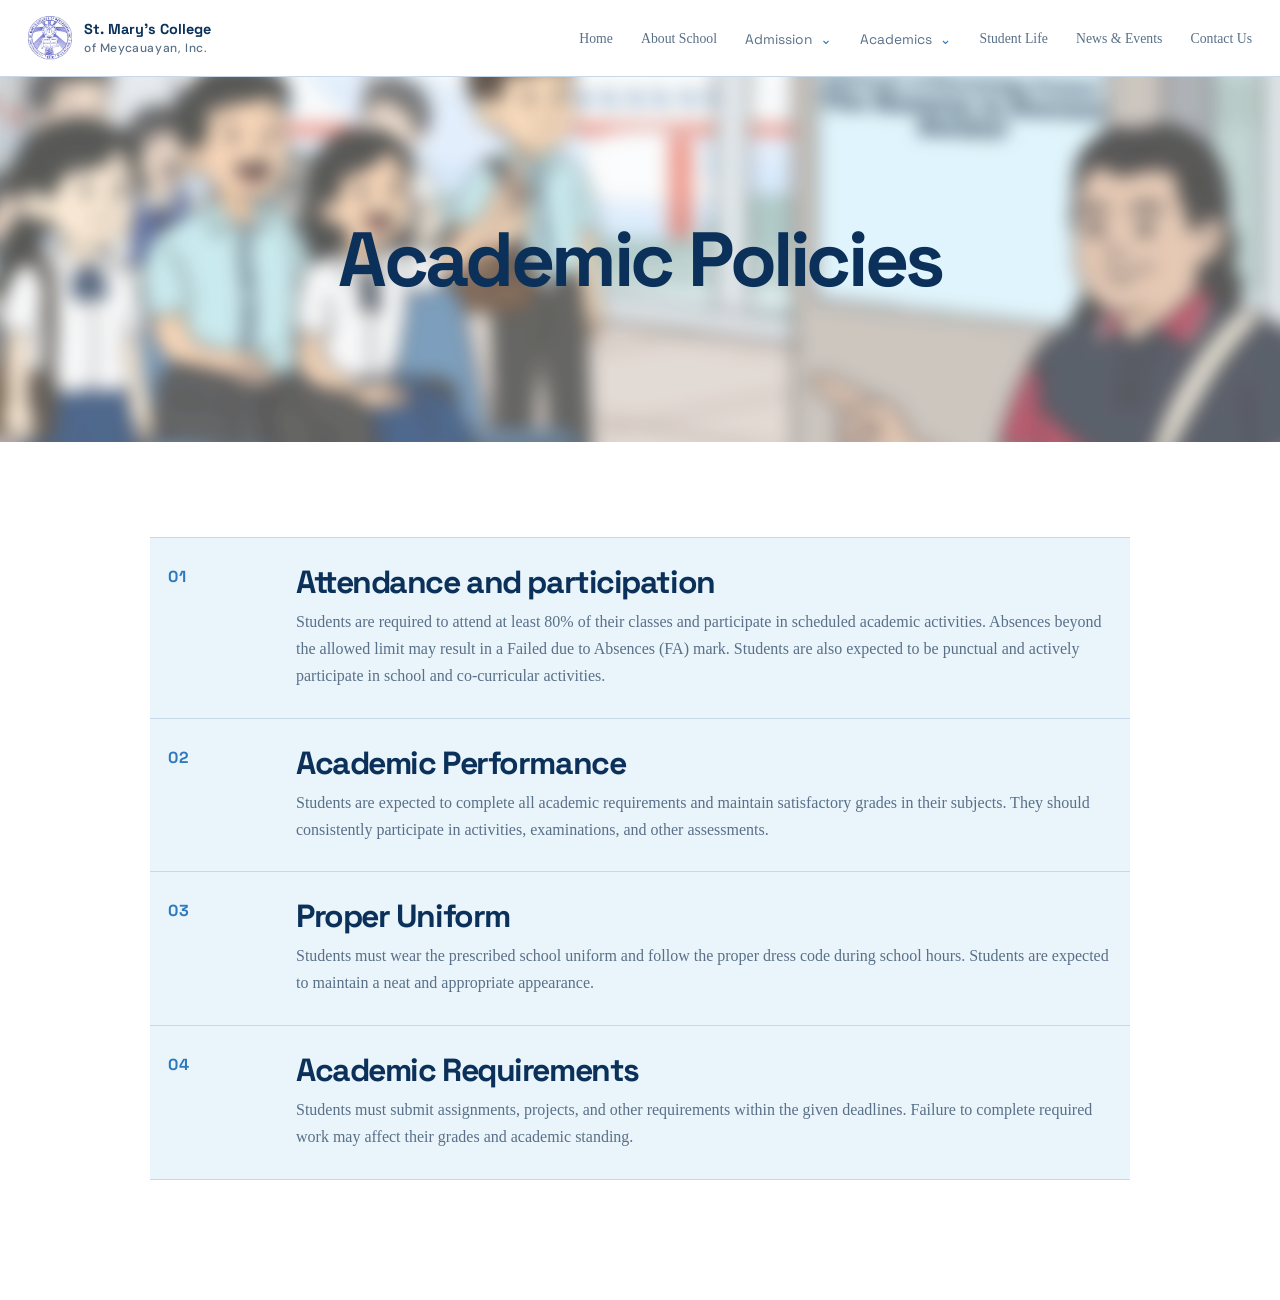
<file: academic-policies/academic-policies.html>
<!doctype html>
<html lang="en">

<head>
  <meta charset="UTF-8" />
  <meta name="viewport" content="width=device-width, initial-scale=1.0" />
  <meta name="description" content="Academic policies at St. Mary's College of Meycauayan." />
  <title>Academic Policies | St. Mary's College of Meycauayan</title>
  <link rel="preconnect" href="https://fonts.googleapis.com" />
  <link rel="preconnect" href="https://fonts.gstatic.com" crossorigin />
  <link
    href="https://fonts.googleapis.com/css2?family=DM+Sans:wght@400;500;600;700&family=Space+Grotesk:wght@400;500;600;700&display=swap"
    rel="stylesheet" />
  <link rel="stylesheet" href="./academic-policies.css" />
  <link rel="icon" type="image/png" href="../images/smcm-logo.png" />
</head>

<body>
  <!-- Site header -->
  <header class="site-header" id="top">
    <div class="header-inner">
      <a class="brand" href="../index.html" aria-label="St. Mary's College of Meycauayan home"><span class="logo-box"
          aria-label="Logo image"><img src="../images/smcm-logo.png" alt="St. Mary's College logo" /></span><span
          class="brand-copy"><strong>St. Mary's College</strong><small>of Meycauayan, Inc.</small></span></a>
      <!-- Main navigation -->
      <nav class="main-nav" aria-label="Primary navigation">
        <a href="../index.html">Home</a><a href="../about/about.html">About School</a>
        <details class="nav-menu" name="primary-dropdown">
          <summary>Admission <span aria-hidden="true">⌄</span></summary>
          <div class="dropdown-panel">
            <a href="../admission-requirements/admission-requirements.html">Admission Requirements</a><a
              href="../enrollment-process/enrollment-process.html">Enrollment Process</a>
          </div>
        </details>
        <details class="nav-menu" name="primary-dropdown">
          <summary>Academics <span aria-hidden="true">⌄</span></summary>
          <div class="dropdown-panel">
            <a href="../academic/academic.html">Academic</a><a href="./academic-policies.html">Academic Policies</a>
          </div>
        </details>
        <a href="../student-life/student-life.html">Student Life</a><a href="../news-events/news-events.html">News &amp;
          Events</a><a href="../index.html#contact">Contact Us</a>
      </nav>
    </div>
  </header>
  <!-- Main page content -->
  <main>
    <!-- Page section -->
    <section class="page-section" aria-labelledby="policies-title">
      <div class="blurry-hero">
        <img class="hero-image" src="./images/policies.jpg" alt="" aria-hidden="true" />
        <h1 id="policies-title">Academic Policies</h1>
      </div>
      <div class="container policy-list">
        <article>
          <span class="policy-number">01</span>
          <div>
            <h2>Attendance and participation</h2>
            <p>
              Students are required to attend at least 80% of their classes
              and participate in scheduled academic activities. Absences
              beyond the allowed limit may result in a Failed due to Absences
              (FA) mark. Students are also expected to be punctual and
              actively participate in school and co-curricular activities.
            </p>
          </div>
        </article>
        <article>
          <span class="policy-number">02</span>
          <div>
            <h2>Academic Performance</h2>
            <p>
              Students are expected to complete all academic requirements and
              maintain satisfactory grades in their subjects. They should
              consistently participate in activities, examinations, and other
              assessments.
            </p>
          </div>
        </article>
        <article>
          <span class="policy-number">03</span>
          <div>
            <h2>Proper Uniform</h2>
            <p>
              Students must wear the prescribed school uniform and follow the
              proper dress code during school hours. Students are expected to
              maintain a neat and appropriate appearance.
            </p>
          </div>
        </article>
        <article>
          <span class="policy-number">04</span>
          <div>
            <h2>Academic Requirements</h2>
            <p>
              Students must submit assignments, projects, and other
              requirements within the given deadlines. Failure to complete
              required work may affect their grades and academic standing.
            </p>
          </div>
        </article>
      </div>
    </section>
  </main>
</body>

</html>
</file>
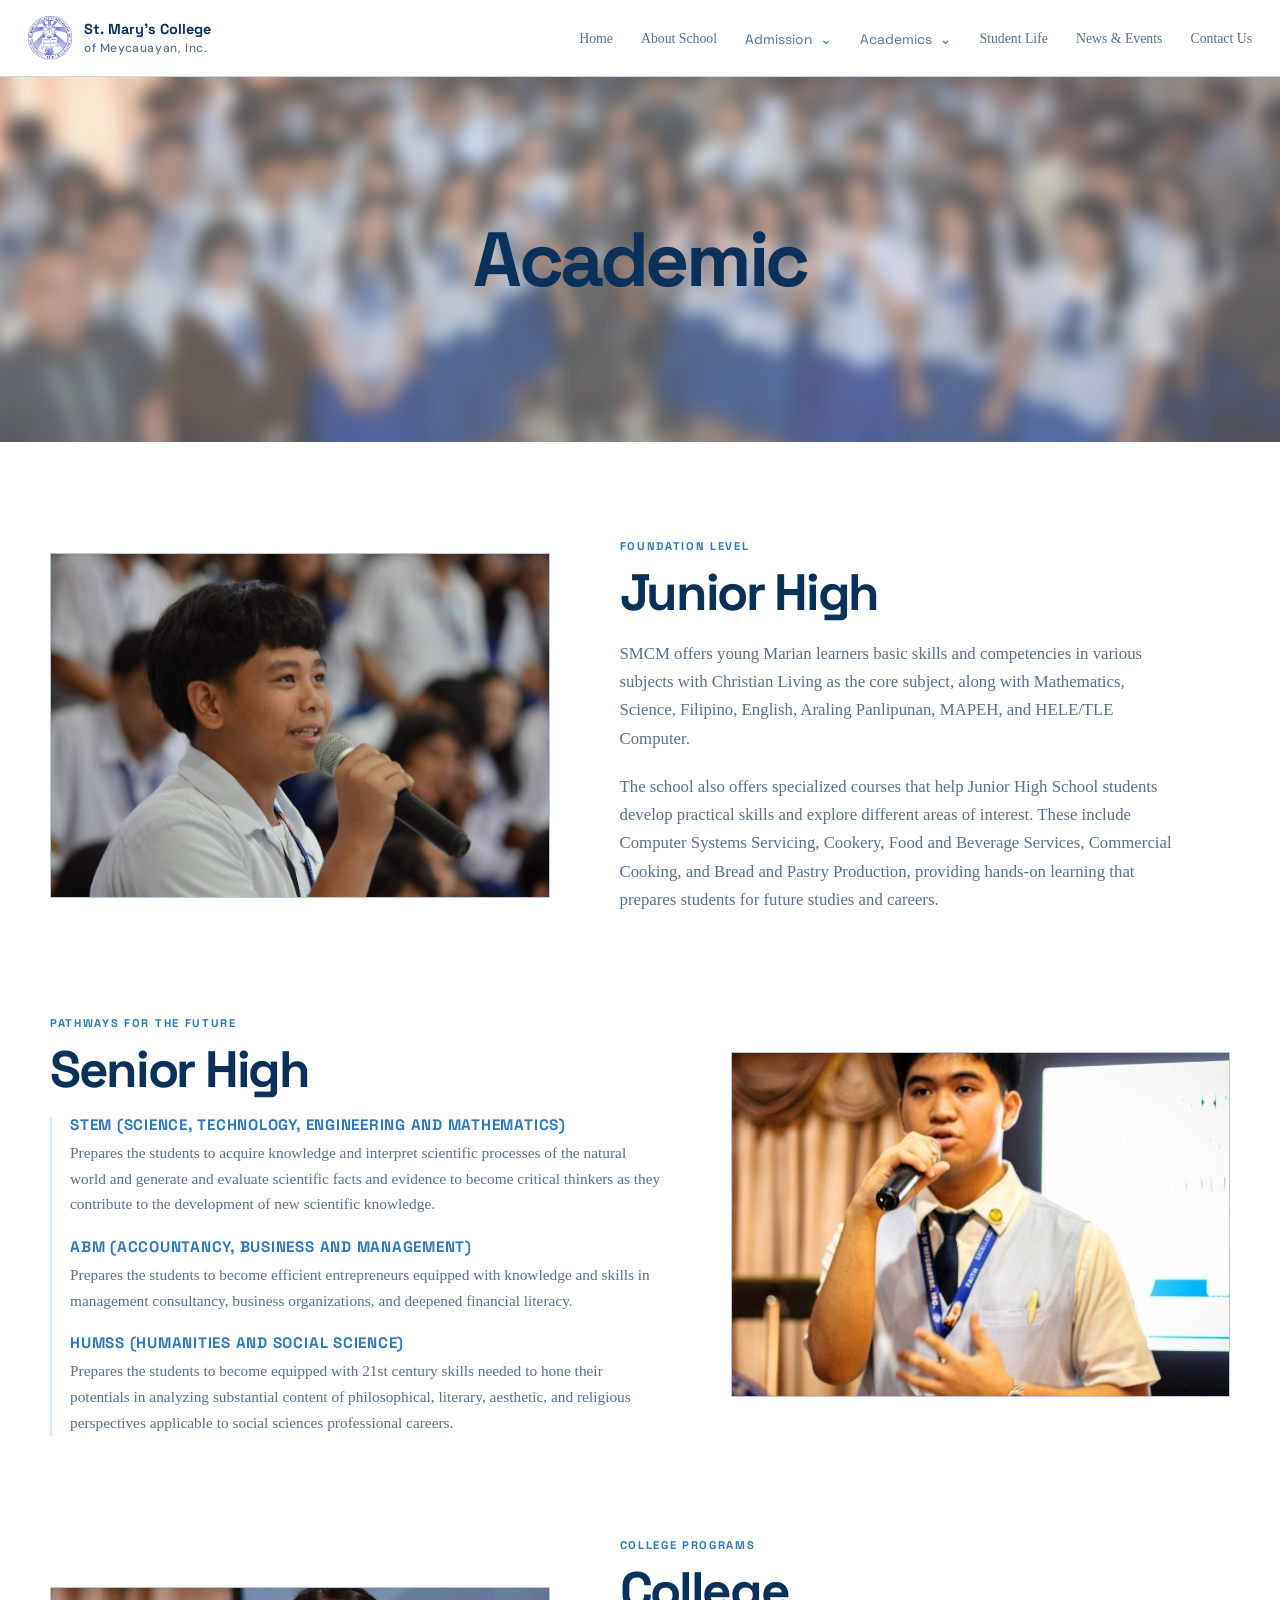
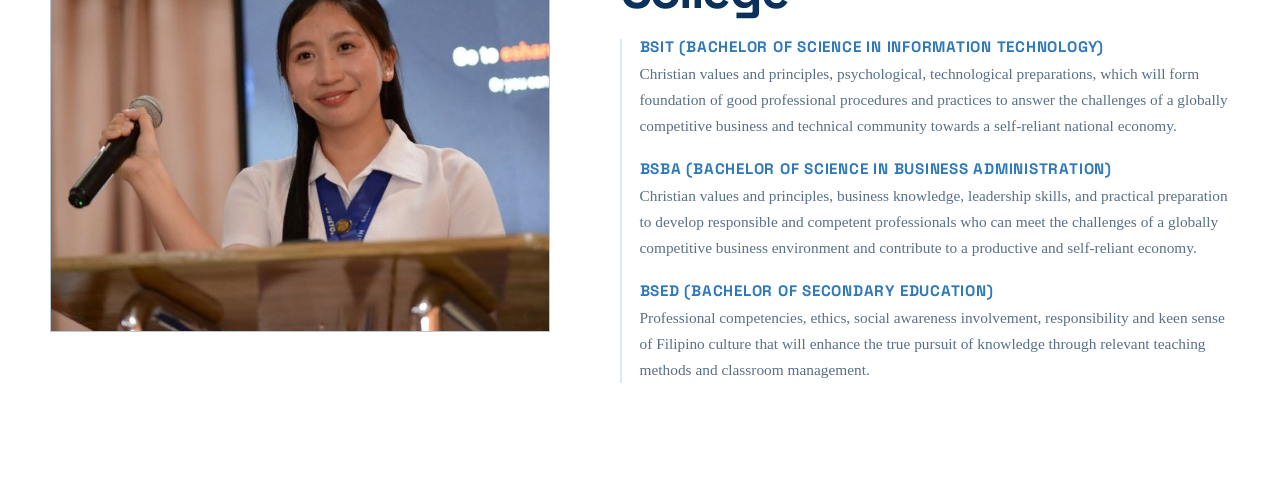
<file: academic/academic.html>
<!doctype html>
<html lang="en">

<head>
  <meta charset="UTF-8" />
  <meta name="viewport" content="width=device-width, initial-scale=1.0" />
  <meta name="description" content="Academic levels and programs at St. Mary's College of Meycauayan." />
  <title>Academic | St. Mary's College of Meycauayan</title>
  <link rel="preconnect" href="https://fonts.googleapis.com" />
  <link rel="preconnect" href="https://fonts.gstatic.com" crossorigin />
  <link
    href="https://fonts.googleapis.com/css2?family=DM+Sans:wght@400;500;600;700&family=Space+Grotesk:wght@400;500;600;700&display=swap"
    rel="stylesheet" />
  <link rel="stylesheet" href="./academic.css" />
  <link rel="icon" type="image/png" href="../images/smcm-logo.png" />
</head>

<body>
  <!-- Site header -->
  <header class="site-header" id="top">
    <div class="header-inner">
      <a class="brand" href="../index.html" aria-label="St. Mary's College of Meycauayan home"><span class="logo-box"
          aria-label="Logo image"><img src="../images/smcm-logo.png" alt="St. Mary's College logo" /></span><span
          class="brand-copy"><strong>St. Mary's College</strong><small>of Meycauayan, Inc.</small></span></a>
      <!-- Main navigation -->
      <nav class="main-nav" aria-label="Primary navigation">
        <a href="../index.html">Home</a><a href="../about/about.html">About School</a>
        <details class="nav-menu" name="primary-dropdown">
          <summary>Admission <span aria-hidden="true">⌄</span></summary>
          <div class="dropdown-panel">
            <a href="../admission-requirements/admission-requirements.html">Admission Requirements</a><a
              href="../enrollment-process/enrollment-process.html">Enrollment Process</a>
          </div>
        </details>
        <details class="nav-menu" name="primary-dropdown">
          <summary>Academics <span aria-hidden="true">⌄</span></summary>
          <div class="dropdown-panel">
            <a href="./academic.html">Academic</a><a href="../academic-policies/academic-policies.html">Academic
              Policies</a>
          </div>
        </details>
        <a href="../student-life/student-life.html">Student Life</a><a href="../news-events/news-events.html">News &amp;
          Events</a><a href="../index.html#contact">Contact Us</a>
      </nav>
    </div>
  </header>
  <!-- Main page content -->
  <main>
    <!-- Page section -->
    <section class="page-section" aria-labelledby="academic-title">
      <div class="blurry-hero">
        <img class="hero-image" src="./images/acad-background.jpg" alt="" aria-hidden="true" />
        <h1 id="academic-title">Academic</h1>
      </div>
      <div class="container stacked-rows">
        <article class="split-row info-row">
          <div class="picture-box large-picture">
            <img class="content-image" src="./images/jhs.jpg" alt="Junior High academic image" />
          </div>
          <div class="section-copy">
            <p class="eyebrow">Foundation level</p>
            <h2>Junior High</h2>
            <p>
              SMCM offers young Marian learners basic skills and competencies
              in various subjects with Christian Living as the core subject,
              along with Mathematics, Science, Filipino, English, Araling
              Panlipunan, MAPEH, and HELE/TLE Computer.
            </p>
            <p>
              The school also offers specialized courses that help Junior High
              School students develop practical skills and explore different
              areas of interest. These include Computer Systems Servicing,
              Cookery, Food and Beverage Services, Commercial Cooking, and
              Bread and Pastry Production, providing hands-on learning that
              prepares students for future studies and careers.
            </p>
          </div>
        </article>
        <article class="split-row info-row">
          <div class="picture-box large-picture">
            <img class="content-image" src="./images/shs.jpg" alt="Senior High academic image" />
          </div>
          <div class="section-copy">
            <p class="eyebrow">Pathways for the future</p>
            <h2>Senior High</h2>
            <div class="program-list">
              <div>
                <h3>
                  STEM (Science, Technology, Engineering and Mathematics)
                </h3>
                <p>
                  Prepares the students to acquire knowledge and interpret
                  scientific processes of the natural world and generate and
                  evaluate scientific facts and evidence to become critical
                  thinkers as they contribute to the development of new
                  scientific knowledge.
                </p>
              </div>
              <div>
                <h3>ABM (Accountancy, Business and Management)</h3>
                <p>
                  Prepares the students to become efficient entrepreneurs
                  equipped with knowledge and skills in management
                  consultancy, business organizations, and deepened financial
                  literacy.
                </p>
              </div>
              <div>
                <h3>HUMSS (Humanities and Social Science)</h3>
                <p>
                  Prepares the students to become equipped with 21st century
                  skills needed to hone their potentials in analyzing
                  substantial content of philosophical, literary, aesthetic,
                  and religious perspectives applicable to social sciences
                  professional careers.
                </p>
              </div>
            </div>
          </div>
        </article>
        <article class="split-row info-row">
          <div class="picture-box large-picture">
            <img class="content-image" src="./images/college.jpg" alt="College academic image" />
          </div>
          <div class="section-copy">
            <p class="eyebrow">College programs</p>
            <h2>College</h2>
            <div class="program-list">
              <div>
                <h3>BSIT (Bachelor of Science in Information Technology)</h3>
                <p>
                  Christian values and principles, psychological,
                  technological preparations, which will form foundation of
                  good professional procedures and practices to answer the
                  challenges of a globally competitive business and technical
                  community towards a self-reliant national economy.
                </p>
              </div>
              <div>
                <h3>BSBA (Bachelor of Science in Business Administration)</h3>
                <p>
                  Christian values and principles, business knowledge,
                  leadership skills, and practical preparation to develop
                  responsible and competent professionals who can meet the
                  challenges of a globally competitive business environment
                  and contribute to a productive and self-reliant economy.
                </p>
              </div>
              <div>
                <h3>BSED (Bachelor of Secondary Education)</h3>
                <p>
                  Professional competencies, ethics, social awareness
                  involvement, responsibility and keen sense of Filipino
                  culture that will enhance the true pursuit of knowledge
                  through relevant teaching methods and classroom management.
                </p>
              </div>
            </div>
          </div>
        </article>
      </div>
    </section>
  </main>
</body>

</html>
</file>
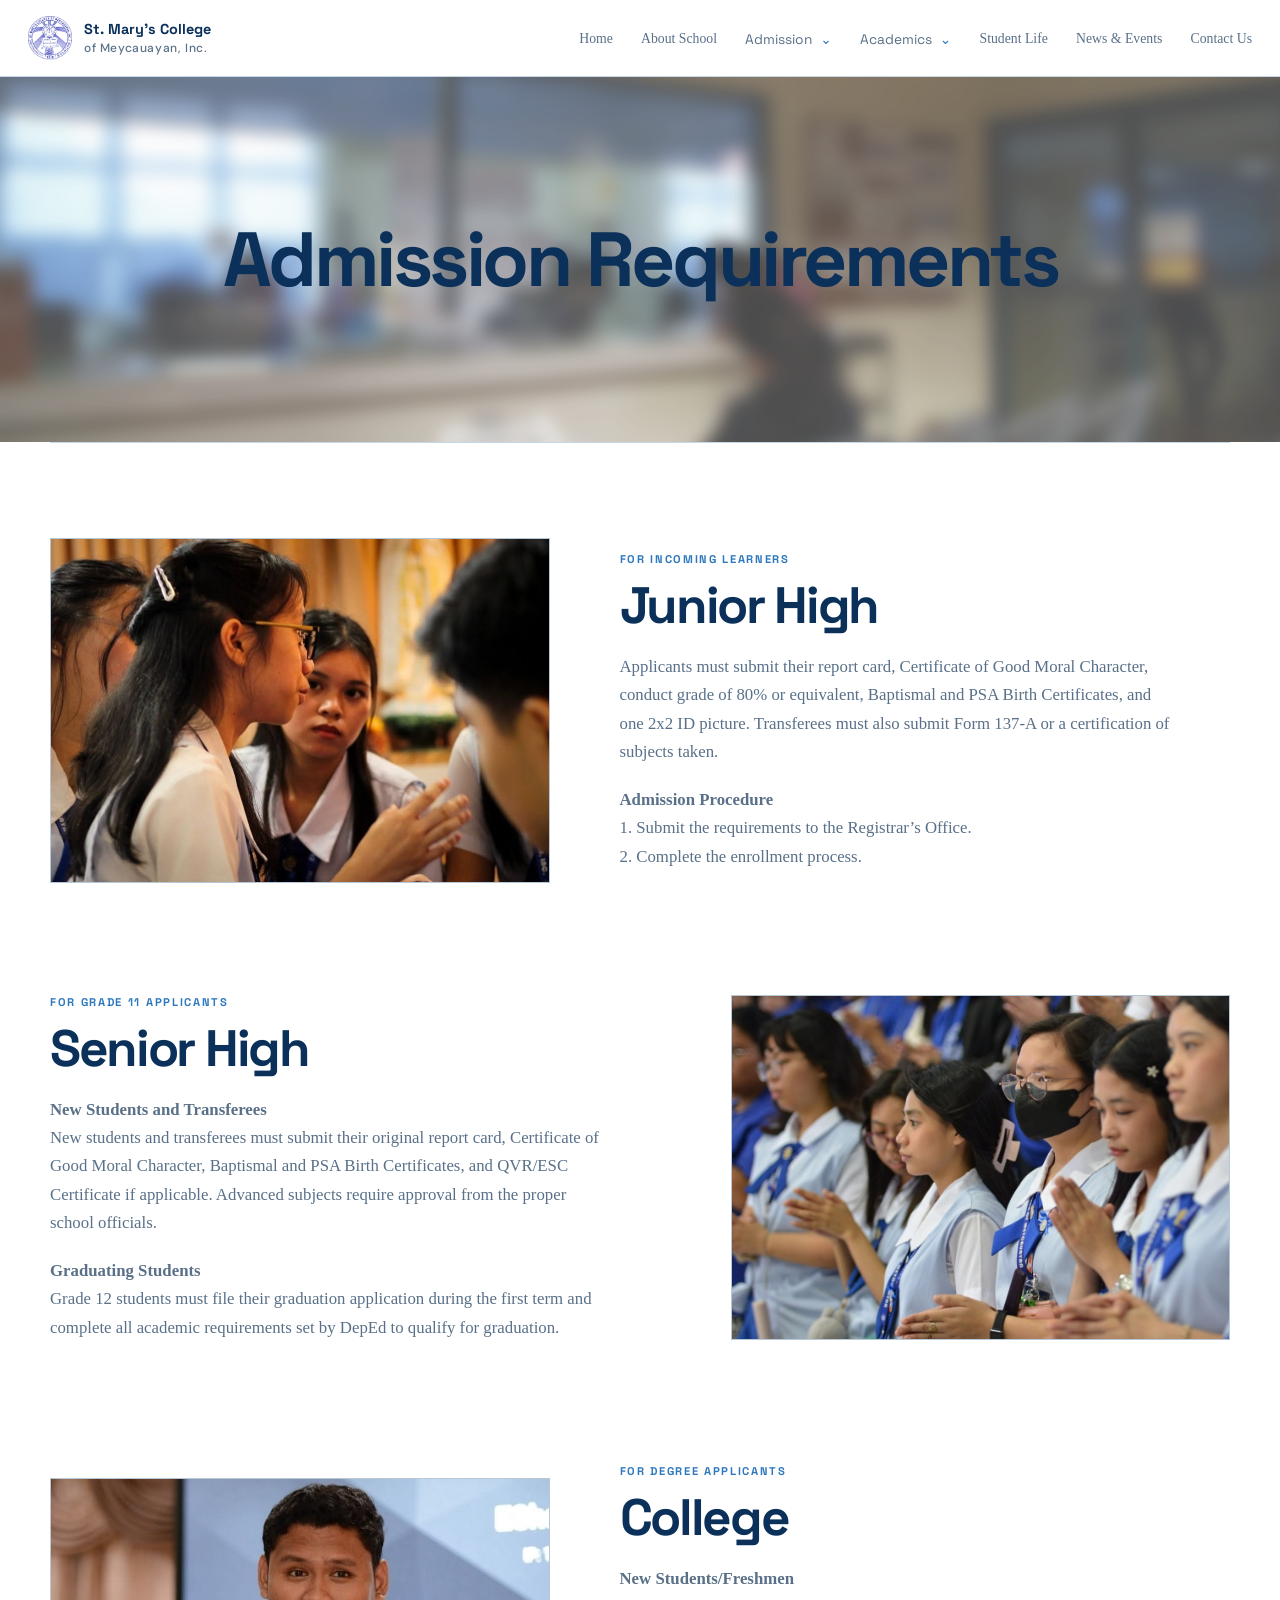
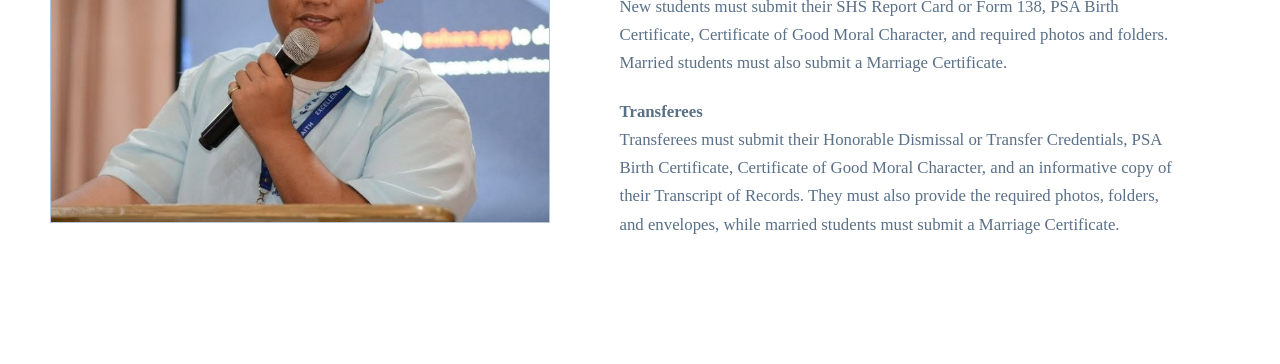
<file: admission-requirements/admission-requirements.html>
<!doctype html>
<html lang="en">

<head>
  <meta charset="UTF-8" />
  <meta name="viewport" content="width=device-width, initial-scale=1.0" />
  <meta name="description"
    content="Admission requirements for Junior High, Senior High, and College at St. Mary's College of Meycauayan." />
  <title>Admission Requirements | St. Mary's College of Meycauayan</title>
  <link rel="preconnect" href="https://fonts.googleapis.com" />
  <link rel="preconnect" href="https://fonts.gstatic.com" crossorigin />
  <link
    href="https://fonts.googleapis.com/css2?family=DM+Sans:wght@400;500;600;700&family=Space+Grotesk:wght@400;500;600;700&display=swap"
    rel="stylesheet" />
  <link rel="stylesheet" href="./admission-requirements.css" />
  <link rel="icon" type="image/png" href="../images/smcm-logo.png" />
</head>

<body>
  <!-- Site header -->
  <header class="site-header" id="top">
    <div class="header-inner">
      <a class="brand" href="../index.html" aria-label="St. Mary's College of Meycauayan home"><span class="logo-box"
          aria-label="Logo image"><img src="../images/smcm-logo.png" alt="St. Mary's College logo" /></span><span
          class="brand-copy"><strong>St. Mary's College</strong><small>of Meycauayan, Inc.</small></span></a>
      <!-- Main navigation -->
      <nav class="main-nav" aria-label="Primary navigation">
        <a href="../index.html">Home</a><a href="../about/about.html">About School</a>
        <details class="nav-menu" name="primary-dropdown">
          <summary>Admission <span aria-hidden="true">⌄</span></summary>
          <div class="dropdown-panel">
            <a href="./admission-requirements.html">Admission Requirements</a><a
              href="../enrollment-process/enrollment-process.html">Enrollment Process</a>
          </div>
        </details>
        <details class="nav-menu" name="primary-dropdown">
          <summary>Academics <span aria-hidden="true">⌄</span></summary>
          <div class="dropdown-panel">
            <a href="../academic/academic.html">Academic</a><a
              href="../academic-policies/academic-policies.html">Academic Policies</a>
          </div>
        </details>
        <a href="../student-life/student-life.html">Student Life</a><a href="../news-events/news-events.html">News &amp;
          Events</a><a href="../index.html#contact">Contact Us</a>
      </nav>
    </div>
  </header>
  <!-- Main page content -->
  <main>
    <!-- Page section -->
    <section class="page-section" aria-labelledby="admission-title">
      <div class="blurry-hero">
        <img class="hero-image" src="./images/admiss-background.jpg" alt="" aria-hidden="true" />
        <h1 id="admission-title">Admission Requirements</h1>
      </div>
      <div class="container stacked-rows">
        <article class="split-row info-row">
          <div class="picture-box large-picture">
            <img class="content-image" src="./images/jhs.jpg" alt="Junior High image" />
          </div>
          <div class="section-copy">
            <p class="eyebrow">For incoming learners</p>
            <h2>Junior High</h2>
            <p>
              Applicants must submit their report card, Certificate of Good
              Moral Character, conduct grade of 80% or equivalent, Baptismal
              and PSA Birth Certificates, and one 2x2 ID picture. Transferees
              must also submit Form 137-A or a certification of subjects
              taken.
            </p>
            <p>
              <b>Admission Procedure</b><br />1. Submit the requirements to
              the Registrar’s Office.<br />2. Complete the enrollment process.
            </p>
          </div>
        </article>
        <article class="split-row info-row">
          <div class="picture-box large-picture">
            <img class="content-image" src="./images/shs.jpg" alt="Senior High image" />
          </div>
          <div class="section-copy">
            <p class="eyebrow">For grade 11 applicants</p>
            <h2>Senior High</h2>
            <p>
              <b>New Students and Transferees</b><br />New students and
              transferees must submit their original report card, Certificate
              of Good Moral Character, Baptismal and PSA Birth Certificates,
              and QVR/ESC Certificate if applicable. Advanced subjects require
              approval from the proper school officials.
            </p>
            <p>
              <b>Graduating Students</b><br />Grade 12 students must file
              their graduation application during the first term and complete
              all academic requirements set by DepEd to qualify for
              graduation.
            </p>
          </div>
        </article>
        <article class="split-row info-row">
          <div class="picture-box large-picture">
            <img class="content-image" src="./images/college.jpg" alt="College image" />
          </div>
          <div class="section-copy">
            <p class="eyebrow">For degree applicants</p>
            <h2>College</h2>
            <p>
              <b>New Students/Freshmen</b><br />New students must submit their
              SHS Report Card or Form 138, PSA Birth Certificate, Certificate
              of Good Moral Character, and required photos and folders.
              Married students must also submit a Marriage Certificate.
            </p>
            <p>
              <b>Transferees</b><br />Transferees must submit their Honorable
              Dismissal or Transfer Credentials, PSA Birth Certificate,
              Certificate of Good Moral Character, and an informative copy of
              their Transcript of Records. They must also provide the required
              photos, folders, and envelopes, while married students must
              submit a Marriage Certificate.
            </p>
          </div>
        </article>
      </div>
    </section>
  </main>
</body>

</html>
</file>
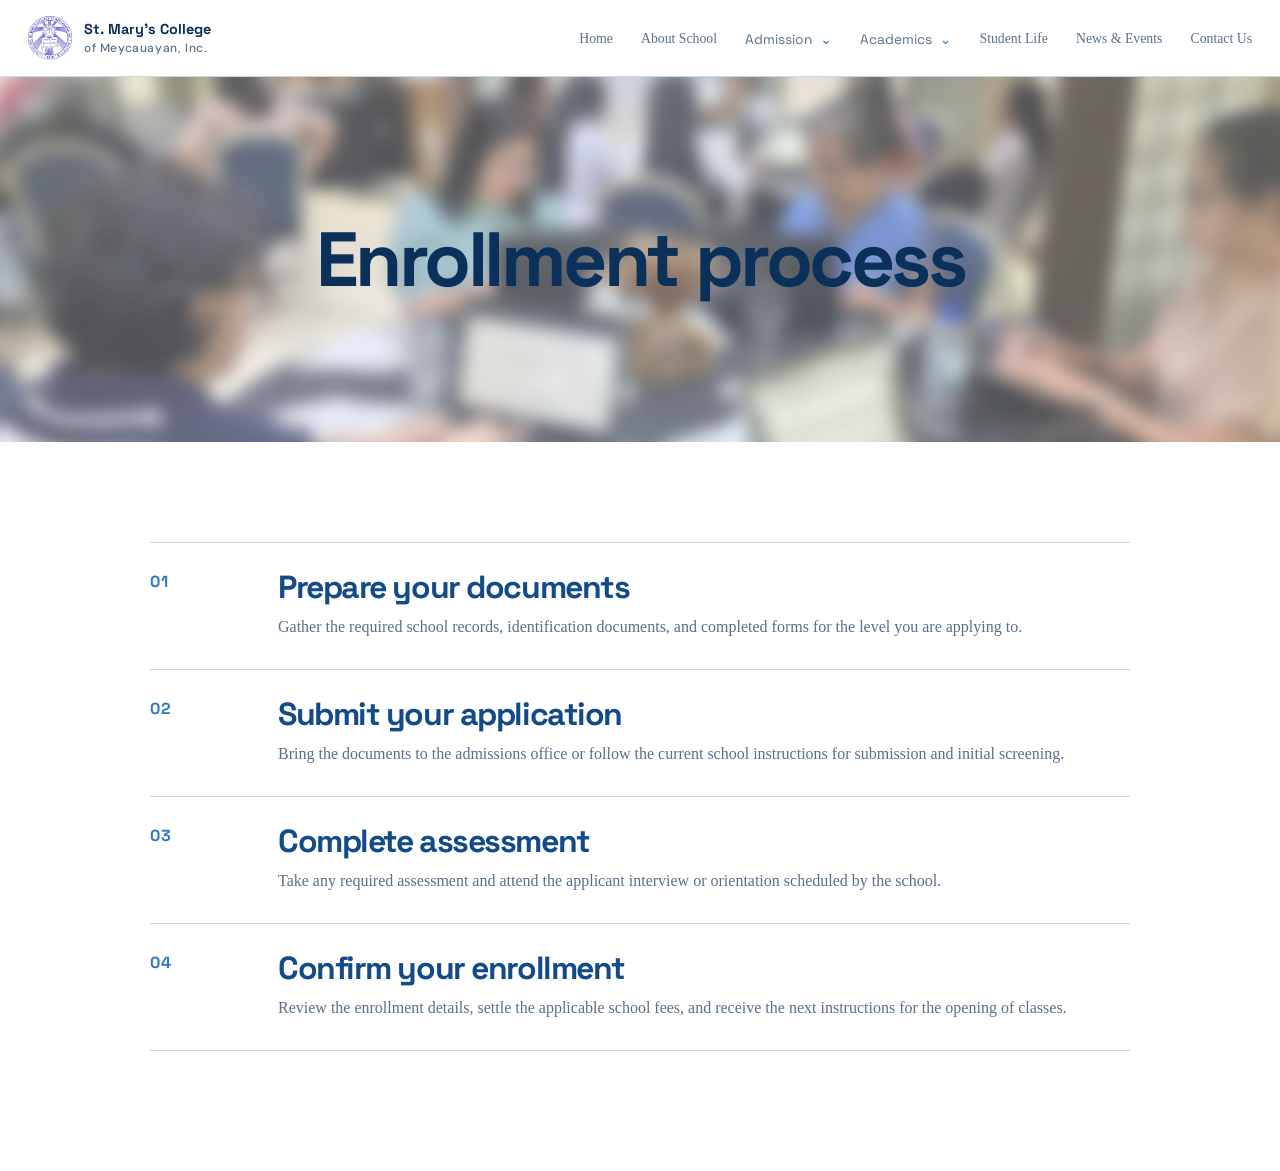
<file: enrollment-process/enrollment-process.html>
<!doctype html>
<html lang="en">

<head>
  <meta charset="UTF-8" />
  <meta name="viewport" content="width=device-width, initial-scale=1.0" />
  <meta name="description" content="Step-by-step enrollment process at St. Mary's College of Meycauayan." />
  <title>Enrollment Process | St. Mary's College of Meycauayan</title>
  <link rel="preconnect" href="https://fonts.googleapis.com" />
  <link rel="preconnect" href="https://fonts.gstatic.com" crossorigin />
  <link
    href="https://fonts.googleapis.com/css2?family=DM+Sans:wght@400;500;600;700&family=Space+Grotesk:wght@400;500;600;700&display=swap"
    rel="stylesheet" />
  <link rel="stylesheet" href="./enrollment-process.css" />
  <link rel="icon" type="image/png" href="../images/smcm-logo.png" />
</head>

<body>
  <!-- Site header -->
  <header class="site-header" id="top">
    <div class="header-inner">
      <a class="brand" href="../index.html" aria-label="St. Mary's College of Meycauayan home"><span class="logo-box"
          aria-label="Logo image"><img src="../images/smcm-logo.png" alt="St. Mary's College logo" /></span><span
          class="brand-copy"><strong>St. Mary's College</strong><small>of Meycauayan, Inc.</small></span></a>
      <!-- Main navigation -->
      <nav class="main-nav" aria-label="Primary navigation">
        <a href="../index.html">Home</a><a href="../about/about.html">About School</a>
        <details class="nav-menu" name="primary-dropdown">
          <summary>Admission <span aria-hidden="true">⌄</span></summary>
          <div class="dropdown-panel">
            <a href="../admission-requirements/admission-requirements.html">Admission Requirements</a><a
              href="./enrollment-process.html">Enrollment Process</a>
          </div>
        </details>
        <details class="nav-menu" name="primary-dropdown">
          <summary>Academics <span aria-hidden="true">⌄</span></summary>
          <div class="dropdown-panel">
            <a href="../academic/academic.html">Academic</a><a
              href="../academic-policies/academic-policies.html">Academic Policies</a>
          </div>
        </details>
        <a href="../student-life/student-life.html">Student Life</a><a href="../news-events/news-events.html">News &amp;
          Events</a><a href="../index.html#contact">Contact Us</a>
      </nav>
    </div>
  </header>
  <!-- Main page content -->
  <main>
    <!-- Page section -->
    <section class="page-section" aria-labelledby="enrollment-title">
      <div class="blurry-hero">
        <img class="hero-image" src="./images/enrollment.jpg" alt="" aria-hidden="true" />
        <h1 id="enrollment-title">Enrollment process</h1>
      </div>
      <div class="container steps">
        <article class="step">
          <span class="step-number">01</span>
          <div>
            <h2>Prepare your documents</h2>
            <p>
              Gather the required school records, identification documents,
              and completed forms for the level you are applying to.
            </p>
          </div>
        </article>
        <article class="step">
          <span class="step-number">02</span>
          <div>
            <h2>Submit your application</h2>
            <p>
              Bring the documents to the admissions office or follow the
              current school instructions for submission and initial
              screening.
            </p>
          </div>
        </article>
        <article class="step">
          <span class="step-number">03</span>
          <div>
            <h2>Complete assessment</h2>
            <p>
              Take any required assessment and attend the applicant interview
              or orientation scheduled by the school.
            </p>
          </div>
        </article>
        <article class="step">
          <span class="step-number">04</span>
          <div>
            <h2>Confirm your enrollment</h2>
            <p>
              Review the enrollment details, settle the applicable school
              fees, and receive the next instructions for the opening of
              classes.
            </p>
          </div>
        </article>
      </div>
    </section>
  </main>
</body>

</html>
</file>
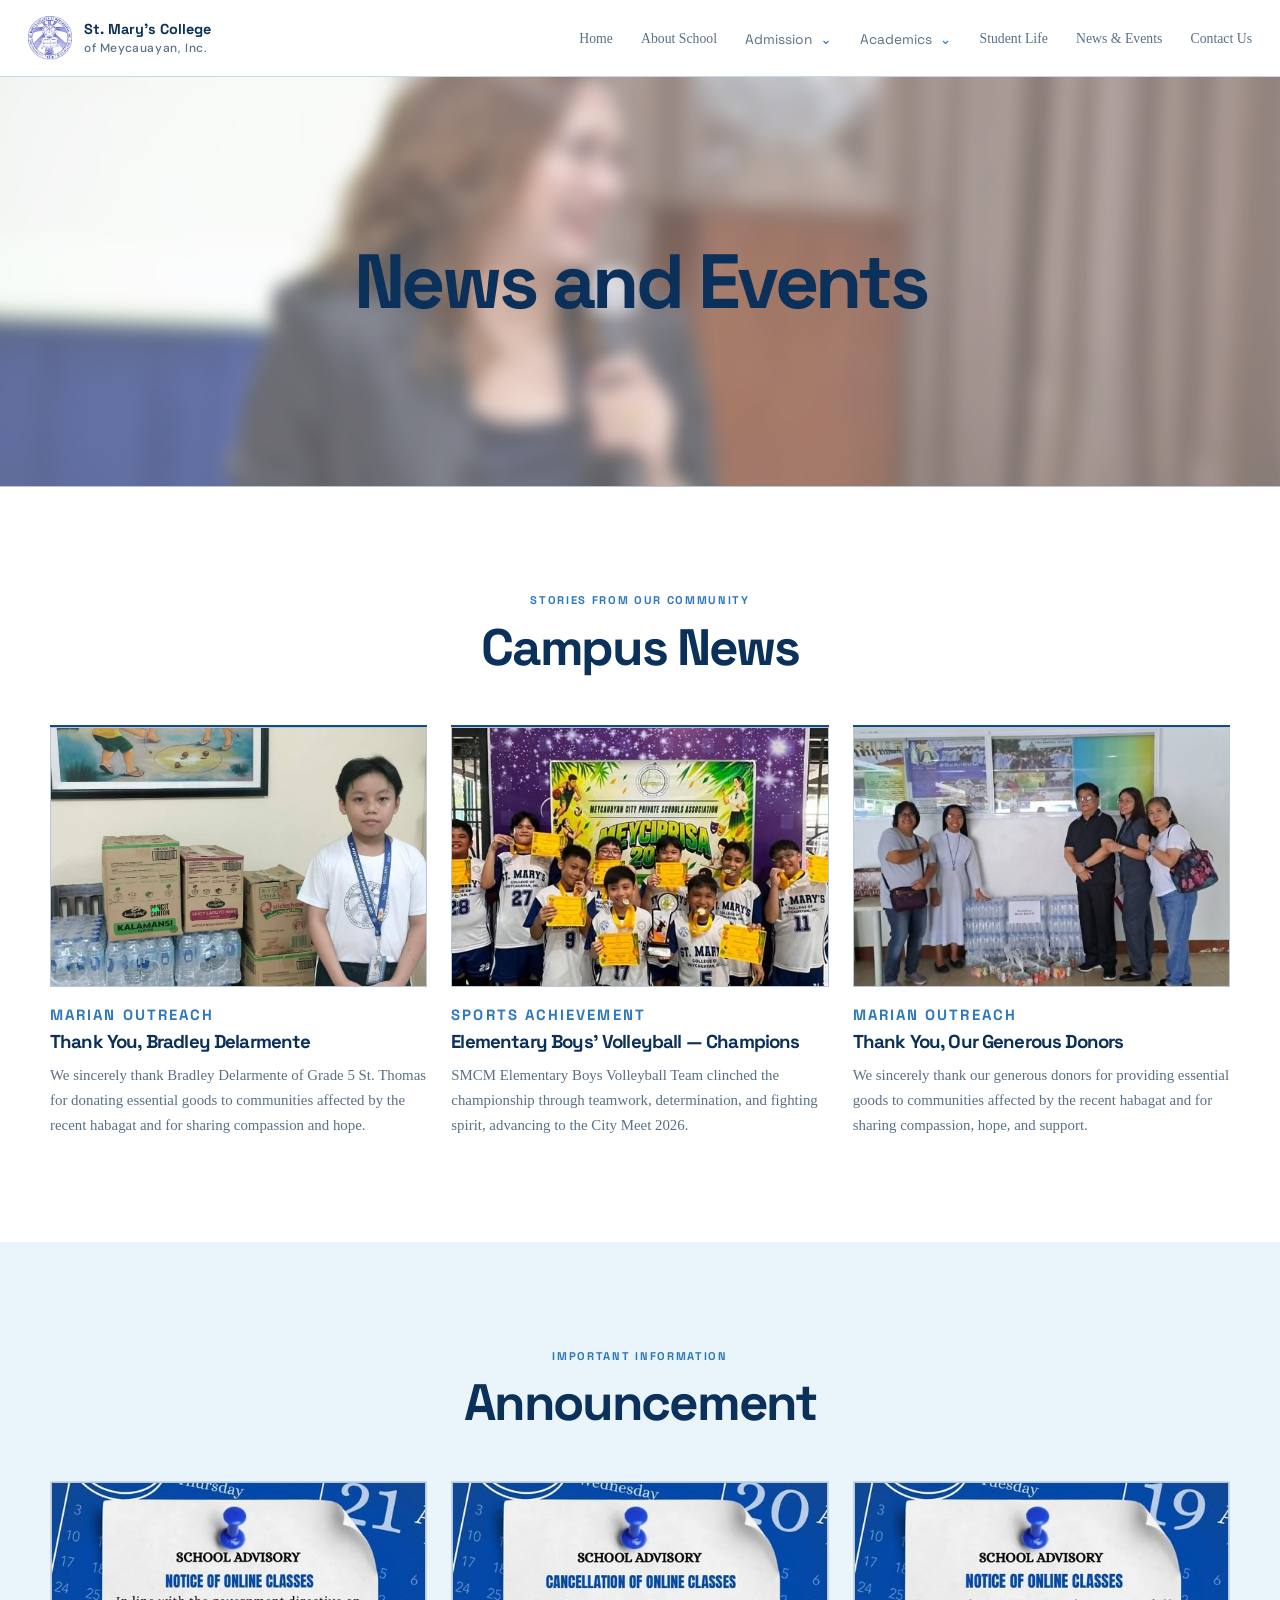
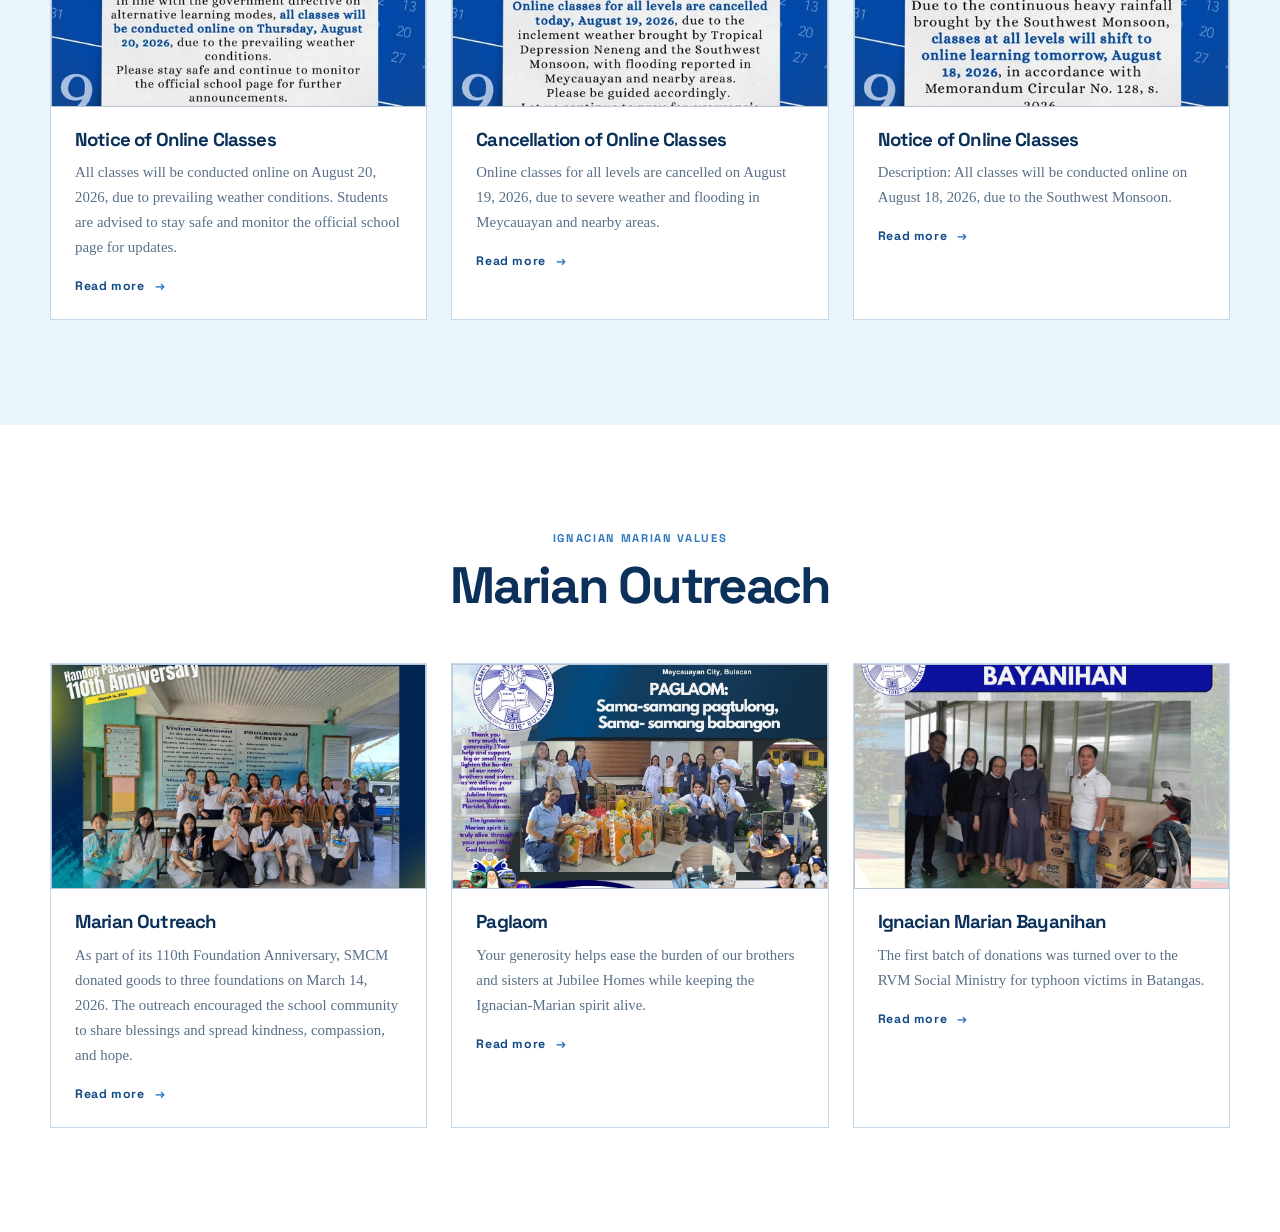
<file: news-events/news-events.html>
<!doctype html>
<html lang="en">

<head>
  <meta charset="UTF-8" />
  <meta name="viewport" content="width=device-width, initial-scale=1.0" />
  <meta name="description"
    content="Campus news, announcements, and event calendar for St. Mary's College of Meycauayan." />
  <title>News &amp; Events | St. Mary's College of Meycauayan</title>
  <link rel="preconnect" href="https://fonts.googleapis.com" />
  <link rel="preconnect" href="https://fonts.gstatic.com" crossorigin />
  <link
    href="https://fonts.googleapis.com/css2?family=DM+Sans:wght@400;500;600;700&family=Space+Grotesk:wght@400;500;600;700&display=swap"
    rel="stylesheet" />
  <link rel="stylesheet" href="./news-events.css" />
  <link rel="icon" type="image/png" href="../images/smcm-logo.png" />
</head>

<body>
  <!-- Site header -->
  <header class="site-header" id="top">
    <div class="header-inner">
      <a class="brand" href="../index.html" aria-label="St. Mary's College of Meycauayan home"><span class="logo-box"
          aria-label="Logo image"><img src="../images/smcm-logo.png" alt="St. Mary's College logo" /></span><span
          class="brand-copy"><strong>St. Mary's College</strong><small>of Meycauayan, Inc.</small></span></a>
      <!-- Main navigation -->
      <nav class="main-nav" aria-label="Primary navigation">
        <a href="../index.html">Home</a><a href="../about/about.html">About School</a>
        <details class="nav-menu" name="primary-dropdown">
          <summary>Admission <span aria-hidden="true">⌄</span></summary>
          <div class="dropdown-panel">
            <a href="../admission-requirements/admission-requirements.html">Admission Requirements</a><a
              href="../enrollment-process/enrollment-process.html">Enrollment Process</a>
          </div>
        </details>
        <details class="nav-menu" name="primary-dropdown">
          <summary>Academics <span aria-hidden="true">⌄</span></summary>
          <div class="dropdown-panel">
            <a href="../academic/academic.html">Academic</a><a
              href="../academic-policies/academic-policies.html">Academic Policies</a>
          </div>
        </details>
        <a href="../student-life/student-life.html">Student Life</a><a href="./news-events.html">News &amp; Events</a><a
          href="../index.html#contact">Contact Us</a>
      </nav>
    </div>
  </header>
  <!-- Main page content -->
  <main>
    <!-- Page section -->
    <section class="page-section" aria-labelledby="news-events-title">
      <div class="blurry-hero news-hero">
        <img class="hero-image" src="./images/news-and-events-hero.jpg" alt="" aria-hidden="true" />
        <h1 id="news-events-title">News and Events</h1>
      </div>
      <!-- Page section -->
      <section class="section-block" id="news-campus" aria-labelledby="campus-news-title">
        <div class="container">
          <div class="section-heading centered">
            <p class="eyebrow">Stories from our community</p>
            <h2 id="campus-news-title">Campus News</h2>
          </div>
          <div class="card-grid three-up editorial-grid">
            <article>
              <div class="picture-box news-picture">
                <img class="content-image" src="./images/news-1.jpg" alt="Campus news image 1" />
              </div>
              <p class="card-kicker">Marian Outreach</p>
              <h3>Thank You, Bradley Delarmente</h3>
              <p>
                We sincerely thank Bradley Delarmente of Grade 5 St. Thomas
                for donating essential goods to communities affected by the
                recent habagat and for sharing compassion and hope.
              </p>
            </article>
            <article>
              <div class="picture-box news-picture">
                <img class="content-image" src="./images/news-3.jpg" alt="Campus news image 2" />
              </div>
              <p class="card-kicker">Sports Achievement</p>
              <h3>Elementary Boys’ Volleyball — Champions</h3>
              <p>
                SMCM Elementary Boys Volleyball Team clinched the championship
                through teamwork, determination, and fighting spirit,
                advancing to the City Meet 2026.
              </p>
            </article>
            <article>
              <div class="picture-box news-picture">
                <img class="content-image" src="./images/news-2.jpg" alt="Campus news image 3" />
              </div>
              <p class="card-kicker">Marian Outreach</p>
              <h3>Thank You, Our Generous Donors</h3>
              <p>
                We sincerely thank our generous donors for providing essential
                goods to communities affected by the recent habagat and for
                sharing compassion, hope, and support.
              </p>
            </article>
          </div>
        </div>
      </section>
      <!-- Page section -->
      <section class="section-band" id="news-announcements" aria-labelledby="announcement-title">
        <div class="container">
          <div class="section-heading centered">
            <p class="eyebrow">Important information</p>
            <h2 id="announcement-title">Announcement</h2>
          </div>
          <div class="card-grid three-up">
            <article class="image-card">
              <div class="picture-box card-picture">
                <img class="content-image" src="./images/day-3.jpg" alt="Announcement image 1" />
              </div>
              <div class="card-body">
                <h3>Notice of Online Classes</h3>
                <p>
                  All classes will be conducted online on August 20, 2026, due
                  to prevailing weather conditions. Students are advised to
                  stay safe and monitor the official school page for updates.
                </p>
                <a class="text-link"
                  href="https://www.facebook.com/OfficialSMCMeycauayan/posts/pfbid0z2biS6Pq5pgjw3zjJQJq285QFmRVbjCsdctQT4GaMAKbfjARpq56ZohowbctVM75l?rdid=pAeIyK7h8vqkYTrr#"
                  target="blank">Read more <span aria-hidden="true">→</span></a>
              </div>
            </article>
            <article class="image-card">
              <div class="picture-box card-picture">
                <img class="content-image" src="./images/day-2.jpg" alt="Announcement image 2" />
              </div>
              <div class="card-body">
                <h3>Cancellation of Online Classes</h3>
                <p>
                  Online classes for all levels are cancelled on August 19,
                  2026, due to severe weather and flooding in Meycauayan and
                  nearby areas.
                </p>
                <a class="text-link"
                  href="https://www.facebook.com/OfficialSMCMeycauayan/posts/pfbid0MKskoh6oJZkwm7fs1CWKoY2xQZC1tn19KUDka5i49F1Hzq1jr1cVeZv8HqGjWm4rl?rdid=IJnuC28lSF8ppskw#"
                  target="blank">Read more <span aria-hidden="true">→</span></a>
              </div>
            </article>
            <article class="image-card">
              <div class="picture-box card-picture">
                <img class="content-image" src="./images/day-1.jpg" alt="Announcement image 3" />
              </div>
              <div class="card-body">
                <h3>Notice of Online Classes</h3>
                <p>
                  Description: All classes will be conducted online on August
                  18, 2026, due to the Southwest Monsoon.
                </p>
                <a class="text-link"
                  href="https://www.facebook.com/OfficialSMCMeycauayan/posts/pfbid0M61HkicKZeJksFiu2QKPnmmaHKtXbGvg4UF5KqE2UzPYoGjmNEsXePL4fCLjBSBwl?rdid=5PS5O5xviS2S7VYS#"
                  target="blank">Read more <span aria-hidden="true">→</span></a>
              </div>
            </article>
          </div>
        </div>
      </section>
      <!-- Page section -->
      <section class="section-block" id="news-calendar" aria-labelledby="calendar-title">
        <div class="container">
          <div class="section-heading centered">
            <p class="eyebrow">IGNACIAN MARIAN VALUES</p>
            <h2 id="calendar-title">Marian Outreach</h2>
          </div>
          <div class="card-grid three-up">
            <article class="image-card">
              <div class="picture-box card-picture">
                <img class="content-image" src="./images/outreach.jpg" alt="Event calendar image 1" />
              </div>
              <div class="card-body">
                <h3>Marian Outreach</h3>
                <p>
                  As part of its 110th Foundation Anniversary, SMCM donated
                  goods to three foundations on March 14, 2026. The outreach
                  encouraged the school community to share blessings and
                  spread kindness, compassion, and hope.
                </p>
                <a class="text-link" href="https://www.facebook.com/share/p/19AisPMTXm/" target="blank">Read more <span
                    aria-hidden="true">→</span></a>
              </div>
            </article>
            <article class="image-card">
              <div class="picture-box card-picture">
                <img class="content-image" src="./images/paglaom.jpg" alt="Event calendar image 2" />
              </div>
              <div class="card-body">
                <h3>Paglaom</h3>
                <p>
                  Your generosity helps ease the burden of our brothers and
                  sisters at Jubilee Homes while keeping the Ignacian-Marian
                  spirit alive.
                </p>
                <a class="text-link" href="https://www.facebook.com/share/p/1EbfonPo3X/" target="blank">Read more <span
                    aria-hidden="true">→</span></a>
              </div>
            </article>
            <article class="image-card">
              <div class="picture-box card-picture">
                <img class="content-image" src="./images/bayanihan.jpg" alt="Event calendar image 3" />
              </div>
              <div class="card-body">
                <h3>Ignacian Marian Bayanihan</h3>
                <p>
                  The first batch of donations was turned over to the RVM
                  Social Ministry for typhoon victims in Batangas.
                </p>
                <a class="text-link" href="https://www.facebook.com/share/p/1QEbVhFtcv/" target="blank">Read more <span
                    aria-hidden="true">→</span></a>
              </div>
            </article>
          </div>
        </div>
      </section>
    </section>
  </main>
</body>

</html>
</file>
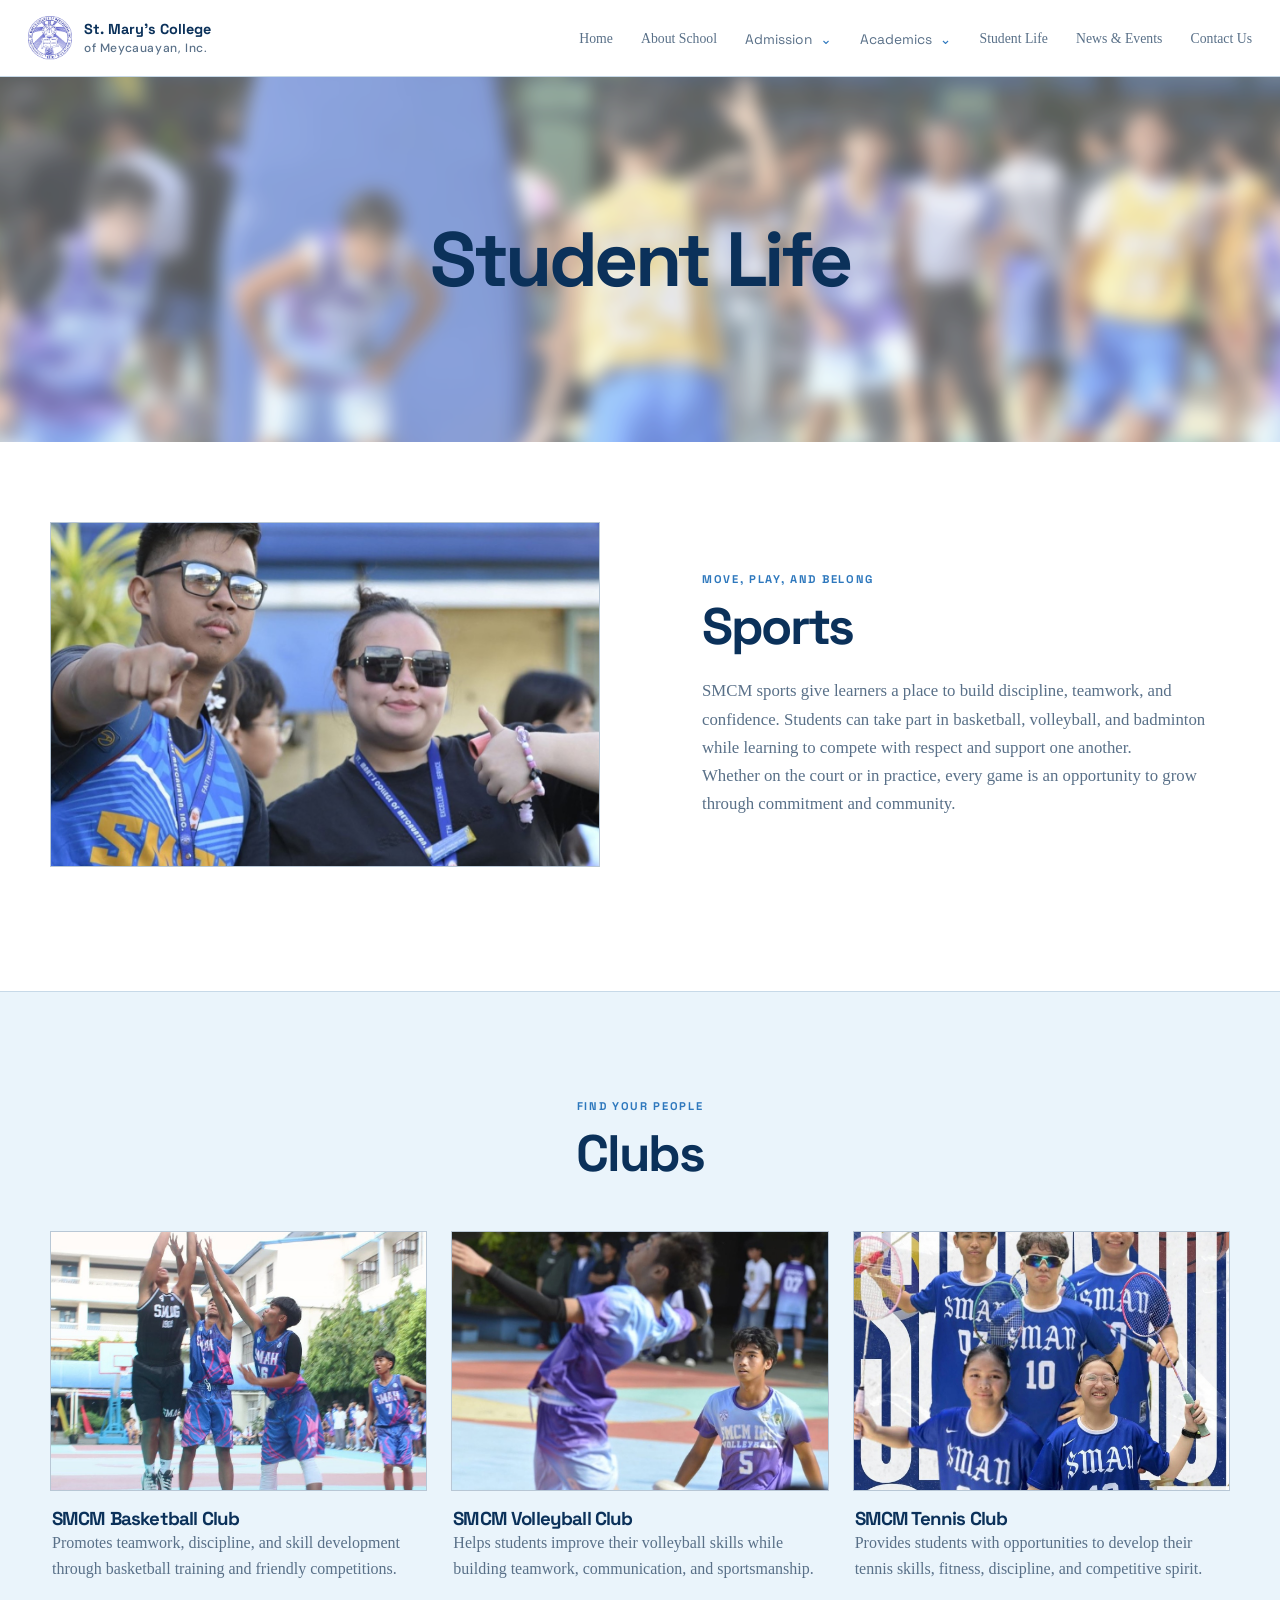
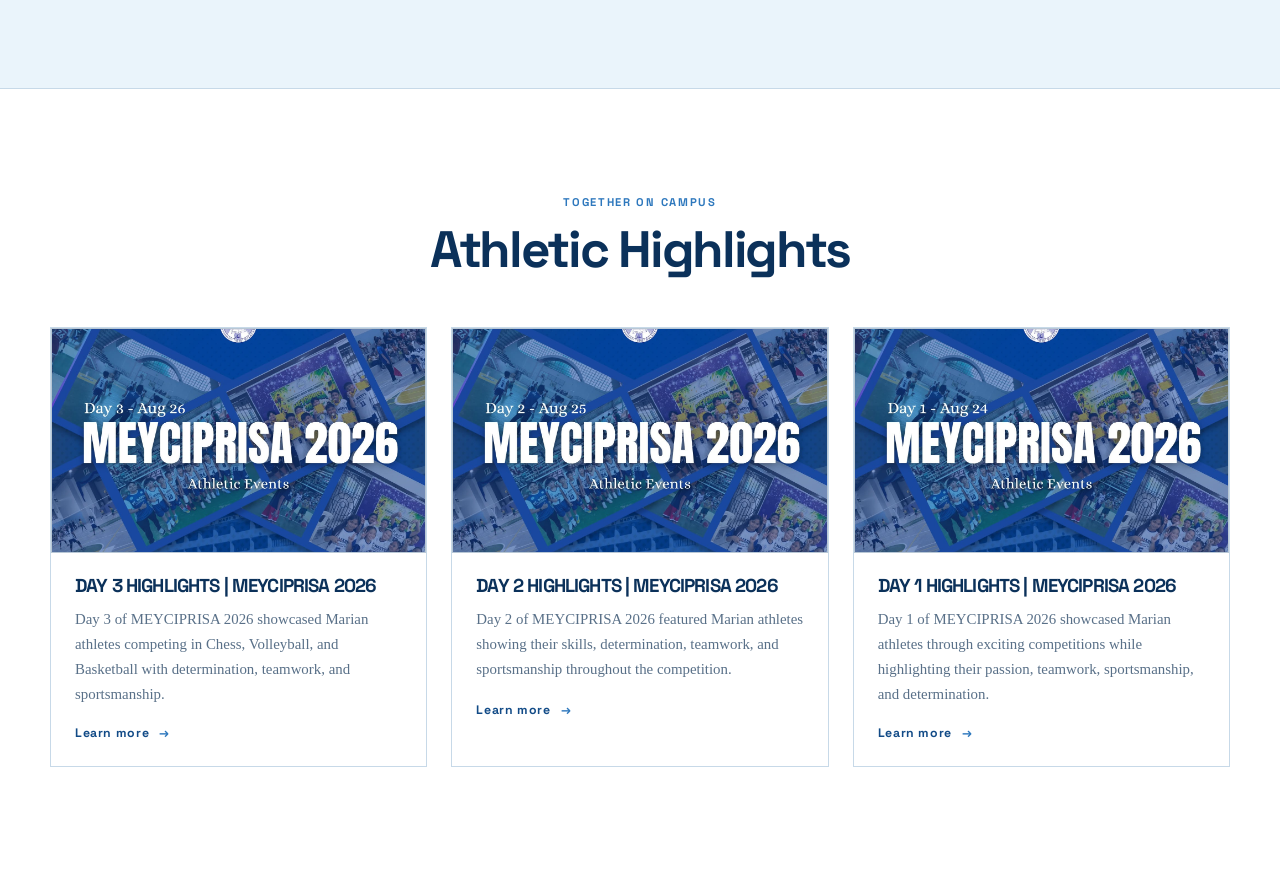
<file: student-life/student-life.html>
<!doctype html>
<html lang="en">

<head>
  <meta charset="UTF-8" />
  <meta name="viewport" content="width=device-width, initial-scale=1.0" />
  <meta name="description"
    content="Student life, sports, clubs, and campus events at St. Mary's College of Meycauayan." />
  <title>Student Life | St. Mary's College of Meycauayan</title>
  <link rel="preconnect" href="https://fonts.googleapis.com" />
  <link rel="preconnect" href="https://fonts.gstatic.com" crossorigin />
  <link
    href="https://fonts.googleapis.com/css2?family=DM+Sans:wght@400;500;600;700&family=Space+Grotesk:wght@400;500;600;700&display=swap"
    rel="stylesheet" />
  <link rel="stylesheet" href="./student-life.css" />
  <link rel="icon" type="image/png" href="../images/smcm-logo.png" />
</head>

<body>
  <!-- Site header -->
  <header class="site-header" id="top">
    <div class="header-inner">
      <a class="brand" href="../index.html" aria-label="St. Mary's College of Meycauayan home"><span class="logo-box"
          aria-label="Logo image"><img src="../images/smcm-logo.png" alt="St. Mary's College logo" /></span><span
          class="brand-copy"><strong>St. Mary's College</strong><small>of Meycauayan, Inc.</small></span></a>
      <!-- Main navigation -->
      <nav class="main-nav" aria-label="Primary navigation">
        <a href="../index.html">Home</a><a href="../about/about.html">About School</a>
        <details class="nav-menu" name="primary-dropdown">
          <summary>Admission <span aria-hidden="true">⌄</span></summary>
          <div class="dropdown-panel">
            <a href="../admission-requirements/admission-requirements.html">Admission Requirements</a><a
              href="../enrollment-process/enrollment-process.html">Enrollment Process</a>
          </div>
        </details>
        <details class="nav-menu" name="primary-dropdown">
          <summary>Academics <span aria-hidden="true">⌄</span></summary>
          <div class="dropdown-panel">
            <a href="../academic/academic.html">Academic</a><a
              href="../academic-policies/academic-policies.html">Academic Policies</a>
          </div>
        </details>
        <a href="./student-life.html">Student Life</a><a href="../news-events/news-events.html">News &amp; Events</a><a
          href="../index.html#contact">Contact Us</a>
      </nav>
    </div>
  </header>
  <!-- Main page content -->
  <main>
    <!-- Page section -->
    <section class="page-section" aria-labelledby="student-title">
      <div class="blurry-hero">
        <img class="hero-image" src="./images/sport-background.jpg" alt="" aria-hidden="true" />
        <h1 id="student-title">Student Life</h1>
      </div>
      <div class="container inner-hero split-row">
        <div class="picture-box large-picture">
          <img class="content-image" src="./images/sport.jpg" alt="Sports image" />
        </div>
        <div class="section-copy">
          <p class="eyebrow">Move, play, and belong</p>
          <h2>Sports</h2>
          <p>
            SMCM sports give learners a place to build discipline, teamwork,
            and confidence. Students can take part in basketball, volleyball,
            and badminton while learning to compete with respect and support
            one another.
          </p>
          <p>
            Whether on the court or in practice, every game is an opportunity
            to grow through commitment and community.
          </p>
        </div>
      </div>
      <!-- Page section -->
      <section class="section-band clubs-band" aria-labelledby="clubs-title">
        <div class="container">
          <div class="section-heading centered">
            <p class="eyebrow">Find your people</p>
            <h2 id="clubs-title">Clubs</h2>
          </div>
          <div class="card-grid three-up">
            <article>
              <div class="picture-box facility-picture">
                <img class="content-image" src="./images/bball.jpg" alt="Club image 1" />
              </div>
              <h3>SMCM Basketball Club</h3>
              <p>
                Promotes teamwork, discipline, and skill development through
                basketball training and friendly competitions.
              </p>
            </article>
            <article>
              <div class="picture-box facility-picture">
                <img class="content-image" src="./images/vball.jpg" alt="Club image 2" />
              </div>
              <h3>SMCM Volleyball Club</h3>
              <p>
                Helps students improve their volleyball skills while building
                teamwork, communication, and sportsmanship.
              </p>
            </article>
            <article>
              <div class="picture-box facility-picture">
                <img class="content-image" src="./images/badminton.jpg" alt="Club image 3" />
              </div>
              <h3>SMCM Tennis Club</h3>
              <p>
                Provides students with opportunities to develop their tennis
                skills, fitness, discipline, and competitive spirit.
              </p>
            </article>
          </div>
        </div>
      </section>
      <!-- Page section -->
      <section class="section-block" aria-labelledby="campus-events-title">
        <div class="container">
          <div class="section-heading centered">
            <p class="eyebrow">Together on campus</p>
            <h2 id="campus-events-title">Athletic Highlights</h2>
          </div>
          <div class="card-grid three-up">
            <article class="image-card">
              <div class="picture-box card-picture">
                <img class="content-image" src="./images/day-3.jpg" alt="Campus event image 1" />
              </div>
              <div class="card-body">
                <h3>DAY 3 HIGHLIGHTS | MEYCIPRISA 2026</h3>
                <p>
                  Day 3 of MEYCIPRISA 2026 showcased Marian athletes competing in Chess, Volleyball, and Basketball with
                  determination, teamwork, and sportsmanship.
                </p>
                <a class="text-link" href="https://www.facebook.com/share/p/1BPUMhowvk/" target="blank">Learn more <span
                    aria-hidden="true">→</span></a>
              </div>
            </article>
            <article class="image-card">
              <div class="picture-box card-picture">
                <img class="content-image" src="./images/day-2.jpg" alt="Campus event image 2" />
              </div>
              <div class="card-body">
                <h3>DAY 2 HIGHLIGHTS | MEYCIPRISA 2026</h3>
                <p>
                  Day 2 of MEYCIPRISA 2026 featured Marian athletes showing their skills, determination, teamwork, and
                  sportsmanship throughout the competition.
                  <a class="text-link" href="https://www.facebook.com/share/p/1K7JvzsvA9/" target="blank">Learn more <span
                      aria-hidden="true">→</span></a>
              </div>
            </article>
            <article class="image-card">
              <div class="picture-box card-picture">
                <img class="content-image" src="./images/day-1.jpg" alt="Campus event image 3" />
              </div>
              <div class="card-body">
                <h3>DAY 1 HIGHLIGHTS | MEYCIPRISA 2026</h3>
                <p>
                  Day 1 of MEYCIPRISA 2026 showcased Marian athletes through exciting competitions while highlighting
                  their passion, teamwork, sportsmanship, and determination.
                </p>
                <a class="text-link" href="https://www.facebook.com/share/p/18V6PrMuoj/" target="blank">Learn more <span
                    aria-hidden="true">→</span></a>
              </div>
            </article>
          </div>
        </div>
      </section>
    </section>
  </main>
</body>

</html>
</file>
<file: home.css>
* {
  box-sizing: border-box;
}
html {
  scroll-behavior: smooth;
  scrollbar-width: none;
}
html::-webkit-scrollbar {
  display: none;
}
body {
  margin: 0;
  min-width: 320px;
  background: #fff;
  color: #17324d;
}
a {
  color: inherit;
  text-decoration: none;
}
a:focus-visible,
summary:focus-visible {
  outline: 3px solid #6db9ef;
  outline-offset: 4px;
}
h1,
h2,
h3,
p {
  margin: 0;
}
h1,
h2,
h3,
.brand,
.eyebrow,
.button,
summary,
.text-link,
.step-number,
.policy-number {
  font-family: "Space Grotesk", system-ui, sans-serif;
}
h1,
h2,
h3 {
  color: #0b315a;
  letter-spacing: -0.045em;
}
h1 {
  font-size: clamp(3.2rem, 7vw, 6.4rem);
  line-height: 0.94;
}
h2 {
  font-size: clamp(2.1rem, 4vw, 4rem);
  line-height: 1;
}
h3 {
  font-size: 1.17rem;
  line-height: 1.1;
}
p {
  color: #597088;
  line-height: 1.68;
}

/* Header and CSS-only dropdown menus. */
.container {
  width: min(1180px, calc(100% - 96px));
  margin: auto;
}
.site-header {
  position: sticky;
  top: 0;
  z-index: 20;
  background: rgba(255, 255, 255, 0.96);
  border-bottom: 1px solid #c7d9e8;
  backdrop-filter: blur(10px);
}
.header-inner {
  width: min(1280px, calc(100% - 56px));
  min-height: 76px;
  margin: auto;
  display: flex;
  align-items: center;
  justify-content: space-between;
  gap: 36px;
}
.brand {
  display: flex;
  align-items: center;
  gap: 12px;
  min-width: 245px;
  color: #0b315a;
}
.logo-box {
  display: block;
  width: 44px;
  height: 44px;
  overflow: hidden;
  object-fit: cover;
}
.brand-copy {
  display: grid;
  gap: 2px;
  font-size: 0.9rem;
}
.brand-copy small {
  color: #597088;
  font: 500 0.75rem "DM Sans";
  letter-spacing: 0.05em;
}
.main-nav {
  display: flex;
  align-items: center;
  justify-content: flex-end;
  gap: clamp(14px, 2.2vw, 34px);
  color: #597088;
  font-size: 0.86rem;
}
.main-nav > a,
.nav-menu summary {
  position: relative;
  padding: 29px 0 27px;
  white-space: nowrap;
  transition: color 0.18s cubic-bezier(0.23, 1, 0.32, 1);
}
.main-nav > a::after,
.nav-menu summary::after {
  content: "";
  position: absolute;
  right: 100%;
  bottom: 20px;
  left: 0;
  height: 2px;
  background: #2e78bd;
  transition: right 0.22s cubic-bezier(0.23, 1, 0.32, 1);
}
.main-nav > a:hover,
.nav-menu summary:hover {
  color: #124b87;
}
.main-nav > a:hover::after,
.nav-menu summary:hover::after {
  right: 0;
}
.nav-menu {
  position: relative;
}
.nav-menu summary {
  list-style: none;
  cursor: pointer;
}
.nav-menu summary::-webkit-details-marker {
  display: none;
}
.nav-menu summary span {
  margin-left: 4px;
  color: #2e78bd;
}
.dropdown-panel {
  position: absolute;
  top: calc(100% - 8px);
  right: -16px;
  z-index: 30;
  display: grid;
  gap: 8px;
  min-width: 220px;
  padding: 14px;
  background: #fff;
  border: 1px solid #c7d9e8;
  box-shadow: 0 16px 40px rgba(18, 75, 135, 0.13);
}
.dropdown-panel a {
  padding: 10px 12px;
  color: #17324d;
  font-size: 0.88rem;
  border-left: 2px solid transparent;
}
.dropdown-panel a:hover {
  color: #124b87;
  background: #eaf4fb;
  border-left-color: #2e78bd;
}
@media (min-width: 901px) {
  .main-nav:has(.nav-menu[open] + .nav-menu[open]) {
    align-items: flex-start;
    flex-wrap: wrap;
  }
  .main-nav:has(.nav-menu[open] + .nav-menu[open]) .nav-menu[open] .dropdown-panel {
    position: static;
    margin-top: 2px;
  }
}

/* Main rows, links, cards, and images. */
.page-section {
  scroll-margin-top: 76px;
}
.home-page {
  padding-top: 80px;
}
.hero-row,
.split-row {
  display: grid;
  grid-template-columns: 1.02fr 0.98fr;
  gap: clamp(45px, 8vw, 112px);
  align-items: center;
}
.hero-row {
  min-height: 510px;
}
.hero-copy {
  max-width: 530px;
}
.hero-copy h1 {
  max-width: 510px;
  margin: 12px 0 28px;
}
.hero-copy > p:not(.eyebrow),
.section-copy > p:not(.eyebrow) {
  max-width: 560px;
  font-size: 1.05rem;
}
.eyebrow {
  color: #2e78bd;
  text-transform: uppercase;
  letter-spacing: 0.15em;
  font-size: 0.7rem;
  font-weight: 700;
}
.button {
  display: inline-flex;
  gap: 18px;
  align-items: center;
  margin-top: 30px;
  padding: 13px 18px;
  border: 1px solid #124b87;
  color: #124b87;
  background: #fff;
  font-size: 0.77rem;
  font-weight: 700;
  letter-spacing: 0.04em;
  transition: 0.18s cubic-bezier(0.23, 1, 0.32, 1);
}
.button:hover {
  color: #fff;
  background: #124b87;
  transform: translateY(-2px);
}
.picture-box {
  position: relative;
  display: grid;
  place-items: center;
  overflow: hidden;
  background: #d9e0e7;
  border: 1px solid #b8c7d5;
}
.content-image {
  position: absolute;
  inset: 0;
  width: 100%;
  height: 100%;
  object-fit: cover;
}
.hero-picture,
.large-picture {
  min-height: 450px;
}
.card-picture {
  height: 250px;
  border-bottom: 1px solid #b8c7d5;
}
.facility-picture,
.news-picture {
  height: 260px;
  margin-bottom: 18px;
}

/* Home sections and the plain pale-blue band. */
.section-block,
.contact-block {
  padding: 104px 0;
}
.compact-block {
  padding-top: 90px;
}
.section-band {
  padding: 105px 0;
  background: #eaf4fb;
}
.section-heading {
  margin-bottom: 52px;
}
.centered {
  text-align: center;
}
.section-heading h2 {
  margin-top: 12px;
}
.card-grid {
  display: grid;
  gap: 24px;
}
.three-up {
  grid-template-columns: repeat(3, 1fr);
}
.image-card {
  background: #fff;
  border: 1px solid #c7d9e8;
  transition: 0.2s cubic-bezier(0.23, 1, 0.32, 1);
}
.image-card:hover {
  transform: translateY(-3px);
  box-shadow: 0 14px 28px rgba(18, 75, 135, 0.12);
}
.card-body {
  padding: 23px 24px 25px;
}
.card-kicker {
  margin-bottom: 8px;
  color: #2e78bd;
  font: 700 0.68rem "Space Grotesk";
  text-transform: uppercase;
  letter-spacing: 0.14em;
}
.card-body h3 {
  margin-bottom: 10px;
}
.card-body p,
.editorial-grid p {
  font-size: 0.93rem;
}
.text-link {
  display: inline-flex;
  gap: 10px;
  align-items: center;
  margin-top: 18px;
  color: #124b87;
  font-size: 0.77rem;
  font-weight: 700;
  letter-spacing: 0.05em;
}
.text-link span {
  color: #2e78bd;
  transition: transform 0.18s cubic-bezier(0.23, 1, 0.32, 1);
}
.text-link:hover span {
  transform: translateX(4px);
}
.vision-band {
  margin-top: 8px;
}
.collage {
  display: grid;
  grid-template: 1fr 1.1fr / 0.72fr 1fr;
  gap: 12px;
  min-height: 350px;
}
.collage .picture-box:nth-child(odd) {
  grid-column: 1;
}
.collage .picture-box:nth-child(even) {
  grid-column: 2;
}
.section-copy h1,
.section-copy h2 {
  margin: 12px 0 25px;
}

/* Inner pages, numbered lists, and blurred image heroes. */
.contact-block {
  padding: 110px 0;
  background: #f7fbfe;
  border-top: 1px solid #c7d9e8;
}
.contact-header {
  display: grid;
  grid-template-columns: 1fr 0.75fr;
  gap: 80px;
  align-items: end;
  margin-bottom: 55px;
}
.contact-header h2 {
  margin-top: 12px;
  max-width: 650px;
}
.contact-intro {
  max-width: 480px;
  font-size: 1rem;
}
.contact-label {
  margin-bottom: 35px;
  color: #2e78bd;
  font: 700 0.67rem "Space Grotesk";
  letter-spacing: 0.14em;
}
.contact-grid {
  display: grid;
  grid-template-columns: repeat(4, 1fr);
  gap: 20px;
}
.contact-card {
  min-height: 290px;
  padding: 30px;
  background: #fff;
  border: 1px solid #c7d9e8;
}
.contact-card p {
  font-size: 0.9rem;
}
.contact-line {
  display: inline-block;
  margin-top: 20px;
  color: #124b87;
  font-weight: 700;
  font-size: 0.85rem;
}
.contact-card-large {
  grid-column: span 1;
}
.contact-details {
  display: grid;
  gap: 12px;
}
.contact-details p {
  font-size: 0.82rem;
  line-height: 1.5;
}
.contact-details strong {
  color: #17324d;
}
.contact-details a {
  color: #124b87;
  font-weight: 600;
}
.contact-location {
  margin-top: 24px;
  padding: 30px;
  background: #0b315a;
}
.contact-location h3 {
  margin: 8px 0;
  color: #fff;
}
.contact-location p:last-child {
  color: #dceaf5;
}
.inner-hero {
  padding: 80px 0 124px;
}
.detail-copy {
  max-width: 790px;
  padding: 105px 0 125px;
}
.detail-copy h2 {
  margin: 14px 0 22px;
}
.detail-copy p + p,
.info-row p + p {
  margin-top: 20px;
}
.blurry-hero {
  position: relative;
  display: grid;
  place-items: center;
  min-height: 365px;
  overflow: hidden;
  text-align: center;
  background: #d9e0e7;
}
.blurry-hero::before {
  content: "";
  position: absolute;
  inset: 0;
  z-index: 1;
  background: rgba(255, 255, 255, 0.2);
}
.hero-image {
  position: absolute;
  inset: -18px;
  z-index: 0;
  width: calc(100% + 36px);
  height: calc(100% + 36px);
  object-fit: cover;
  filter: blur(9px);
  transform: scale(1.03);
  opacity: 0.88;
}
.blurry-hero h1 {
  position: relative;
  z-index: 2;
  max-width: 90%;
  font-size: clamp(2.8rem, 6vw, 6rem);
}
.stacked-rows {
  display: grid;
  gap: 100px;
  padding: 95px 0 115px;
}
.info-row {
  grid-template-columns: 0.9fr 1.1fr;
  gap: 70px;
}
.info-row:nth-child(even) {
  grid-template-columns: 1.1fr 0.9fr;
}
.info-row:nth-child(even) .picture-box {
  order: 2;
}
.info-row h2 {
  margin: 11px 0 22px;
}
.program-list {
  display: grid;
  gap: 22px;
}
.program-list h3 {
  margin-bottom: 6px;
  color: #2e78bd;
  font-size: 0.95rem;
  letter-spacing: 0.05em;
}
.program-list p {
  font-size: 0.96rem;
}
.steps,
.policy-list {
  max-width: 980px;
  padding: 100px 0 120px;
}
.step,
.policy-list article {
  display: grid;
  grid-template-columns: 100px 1fr;
  gap: 28px;
  padding: 28px 0;
  border-top: 1px solid #c7d9e8;
}
.step:last-child,
.policy-list article:last-child {
  border-bottom: 1px solid #c7d9e8;
}
.step-number,
.policy-number {
  color: #2e78bd;
  font-size: 1rem;
  font-weight: 700;
  letter-spacing: 0.05em;
}
.step h2,
.policy-list h2 {
  margin-bottom: 11px;
  font-size: clamp(1.35rem, 2.5vw, 2.15rem);
}
.policy-list {
  padding-top: 95px;
}
.news-hero {
  min-height: 410px;
}
.editorial-grid article {
  padding-top: 0;
  border-top: 2px solid #124b87;
}
.editorial-grid h3 {
  margin-bottom: 10px;
}
/* On phones the wide rows become one readable column. */
@media (max-width: 900px) {
  .header-inner {
    flex-direction: column;
    align-items: flex-start;
    gap: 14px;
    padding: 16px 0;
  }
  .main-nav {
    width: 100%;
    justify-content: flex-start;
    flex-wrap: wrap;
    gap: 24px;
    overflow: visible;
    padding-bottom: 2px;
  }
  .main-nav > a,
  .nav-menu summary {
    padding: 5px 0 10px;
  }
  .main-nav > a::after,
  .nav-menu summary::after {
    bottom: 2px;
  }
  .dropdown-panel {
    top: calc(100% + 2px);
    right: auto;
    left: 0;
  }
  .hero-row,
  .split-row,
  .info-row,
  .info-row:nth-child(even) {
    grid-template-columns: 1fr;
    gap: 42px;
  }
  .info-row:nth-child(even) .picture-box {
    order: 0;
  }
  .hero-row {
    min-height: 0;
    padding-top: 28px;
  }
  .contact-header,
  .contact-grid {
    grid-template-columns: 1fr;
  }
  .contact-header {
    gap: 24px;
  }
  .home-page {
    padding-top: 22px;
  }
  .inner-hero {
    padding: 52px 0 84px;
  }
}
@media (max-width: 620px) {
  .container,
  .header-inner {
    width: calc(100% - 38px);
  }
  .brand {
    min-width: 0;
  }
  .main-nav {
    gap: 18px;
    font-size: 0.76rem;
  }
  .three-up {
    grid-template-columns: 1fr;
  }
  .contact-details {
    grid-template-columns: 1fr;
  }
  .contact-card {
    min-height: auto;
  }
  .section-block,
  .contact-block,
  .section-band {
    padding: 72px 0;
  }
  .blurry-hero {
    min-height: 260px;
  }
  .stacked-rows,
  .policy-list,
  .steps {
    gap: 58px;
    padding: 70px 0 80px;
  }
  .step,
  .policy-list article {
    grid-template-columns: 48px 1fr;
    gap: 18px;
  }
  .collage {
    min-height: 260px;
  }
  .hero-picture,
  .large-picture {
    min-height: 280px;
  }
  .card-picture {
    height: 210px;
  }
}
@media (prefers-reduced-motion: reduce) {
  *,
  *::before,
  *::after {
    scroll-behavior: auto !important;
    transition-duration: 0.01ms !important;
  }
}

/* Blueprint Campus / Home: the opening page keeps the asymmetric welcome row, event rail, vision band, and news rail. */
.home-page {
  background: #fff;
}
.vision-band {
  border-top: 1px solid #c7d9e8;
  border-bottom: 1px solid #c7d9e8;
}
</file>
<file: about/about.css>
* {
  box-sizing: border-box;
}
html {
  scroll-behavior: smooth;
  scrollbar-width: none;
}
html::-webkit-scrollbar {
  display: none;
}
body {
  margin: 0;
  min-width: 320px;
  background: #fff;
  color: #17324d;
}
a {
  color: inherit;
  text-decoration: none;
}
a:focus-visible,
summary:focus-visible {
  outline: 3px solid #6db9ef;
  outline-offset: 4px;
}
h1,
h2,
h3,
p {
  margin: 0;
}
h1,
h2,
h3,
.brand,
.eyebrow,
.button,
summary,
.text-link,
.step-number,
.policy-number {
  font-family: "Space Grotesk", system-ui, sans-serif;
}
h1,
h2,
h3 {
  color: #0b315a;
  letter-spacing: -0.045em;
}
h1 {
  font-size: clamp(3.2rem, 7vw, 6.4rem);
  line-height: 0.94;
}
h2 {
  font-size: clamp(2.1rem, 4vw, 4rem);
  line-height: 1;
}
h3 {
  font-size: 1.17rem;
  line-height: 1.1;
}
p {
  color: #597088;
  line-height: 1.68;
}

/* Header and CSS-only dropdown menus. */
.container {
  width: min(1180px, calc(100% - 96px));
  margin: auto;
}
.site-header {
  position: sticky;
  top: 0;
  z-index: 20;
  background: rgba(255, 255, 255, 0.96);
  border-bottom: 1px solid #c7d9e8;
  backdrop-filter: blur(10px);
}
.header-inner {
  width: min(1280px, calc(100% - 56px));
  min-height: 76px;
  margin: auto;
  display: flex;
  align-items: center;
  justify-content: space-between;
  gap: 36px;
}
.brand {
  display: flex;
  align-items: center;
  gap: 12px;
  min-width: 245px;
  color: #0b315a;
}
.logo-box {
  width: 44px;
  height: 44px;
  overflow: hidden;
}
.logo-box img {
  display: block;
  width: 100%;
  height: 100%;
  object-fit: cover;
}
.brand-copy {
  display: grid;
  gap: 2px;
  font-size: 0.9rem;
}
.brand-copy small {
  color: #597088;
  font: 500 0.75rem "DM Sans";
  letter-spacing: 0.05em;
}
.main-nav {
  display: flex;
  align-items: center;
  justify-content: flex-end;
  gap: clamp(14px, 2.2vw, 34px);
  color: #597088;
  font-size: 0.86rem;
}
.main-nav > a,
.nav-menu summary {
  position: relative;
  padding: 29px 0 27px;
  white-space: nowrap;
  transition: color 0.18s cubic-bezier(0.23, 1, 0.32, 1);
}
.main-nav > a::after,
.nav-menu summary::after {
  content: "";
  position: absolute;
  right: 100%;
  bottom: 20px;
  left: 0;
  height: 2px;
  background: #2e78bd;
  transition: right 0.22s cubic-bezier(0.23, 1, 0.32, 1);
}
.main-nav > a:hover,
.nav-menu summary:hover {
  color: #124b87;
}
.main-nav > a:hover::after,
.nav-menu summary:hover::after {
  right: 0;
}
.nav-menu {
  position: relative;
}
.nav-menu summary {
  list-style: none;
  cursor: pointer;
}
.nav-menu summary::-webkit-details-marker {
  display: none;
}
.nav-menu summary span {
  margin-left: 4px;
  color: #2e78bd;
}
.dropdown-panel {
  position: absolute;
  top: calc(100% - 8px);
  right: -16px;
  z-index: 30;
  display: grid;
  gap: 8px;
  min-width: 220px;
  padding: 14px;
  background: #fff;
  border: 1px solid #c7d9e8;
  box-shadow: 0 16px 40px rgba(18, 75, 135, 0.13);
}
.dropdown-panel a {
  padding: 10px 12px;
  color: #17324d;
  font-size: 0.88rem;
  border-left: 2px solid transparent;
}
.dropdown-panel a:hover {
  color: #124b87;
  background: #eaf4fb;
  border-left-color: #2e78bd;
}
@media (min-width: 901px) {
  .main-nav:has(.nav-menu[open] + .nav-menu[open]) {
    align-items: flex-start;
    flex-wrap: wrap;
  }
  .main-nav:has(.nav-menu[open] + .nav-menu[open]) .nav-menu[open] .dropdown-panel {
    position: static;
    margin-top: 2px;
  }
}

/* Main rows, links, cards, and images. */
.page-section {
  scroll-margin-top: 76px;
}
.home-page {
  padding-top: 80px;
}
.hero-row,
.split-row {
  display: grid;
  grid-template-columns: 1.02fr 0.98fr;
  gap: clamp(45px, 8vw, 112px);
  align-items: center;
}
.hero-row {
  min-height: 510px;
}
.hero-copy {
  max-width: 530px;
}
.hero-copy h1 {
  max-width: 510px;
  margin: 12px 0 28px;
}
.hero-copy > p:not(.eyebrow),
.section-copy > p:not(.eyebrow) {
  max-width: 560px;
  font-size: 1.05rem;
}
.eyebrow {
  color: #2e78bd;
  text-transform: uppercase;
  letter-spacing: 0.15em;
  font-size: 0.7rem;
  font-weight: 700;
}
.button {
  display: inline-flex;
  gap: 18px;
  align-items: center;
  margin-top: 30px;
  padding: 13px 18px;
  border: 1px solid #124b87;
  color: #124b87;
  background: #fff;
  font-size: 0.77rem;
  font-weight: 700;
  letter-spacing: 0.04em;
  transition: 0.18s cubic-bezier(0.23, 1, 0.32, 1);
}
.button:hover {
  color: #fff;
  background: #124b87;
  transform: translateY(-2px);
}
.picture-box {
  position: relative;
  display: grid;
  place-items: center;
  overflow: hidden;
  background: #d9e0e7;
  border: 1px solid #b8c7d5;
}
.content-image {
  position: absolute;
  inset: 0;
  width: 100%;
  height: 100%;
  object-fit: cover;
}
.hero-picture,
.large-picture {
  min-height: 345px;
}
.card-picture {
  height: 225px;
  border-bottom: 1px solid #b8c7d5;
}
.facility-picture,
.news-picture {
  height: 260px;
  margin-bottom: 18px;
}

/* Home sections and the plain pale-blue band. */
.section-block,
.contact-block {
  padding: 104px 0;
}
.compact-block {
  padding-top: 90px;
}
.section-band {
  padding: 105px 0;
  background: #eaf4fb;
}
.section-heading {
  margin-bottom: 52px;
}
.centered {
  text-align: center;
}
.section-heading h2 {
  margin-top: 12px;
}
.card-grid {
  display: grid;
  gap: 24px;
}
.three-up {
  grid-template-columns: repeat(3, 1fr);
}
.image-card {
  background: #fff;
  border: 1px solid #c7d9e8;
  transition: 0.2s cubic-bezier(0.23, 1, 0.32, 1);
}
.image-card:hover {
  transform: translateY(-3px);
  box-shadow: 0 14px 28px rgba(18, 75, 135, 0.12);
}
.card-body {
  padding: 23px 24px 25px;
}
.card-kicker {
  margin-bottom: 8px;
  color: #2e78bd;
  font: 700 0.68rem "Space Grotesk";
  text-transform: uppercase;
  letter-spacing: 0.14em;
}
.card-body h3 {
  margin-bottom: 10px;
}
.card-body p,
.editorial-grid p {
  font-size: 0.93rem;
}
.text-link {
  display: inline-flex;
  gap: 10px;
  align-items: center;
  margin-top: 18px;
  color: #124b87;
  font-size: 0.77rem;
  font-weight: 700;
  letter-spacing: 0.05em;
}
.text-link span {
  color: #2e78bd;
  transition: transform 0.18s cubic-bezier(0.23, 1, 0.32, 1);
}
.text-link:hover span {
  transform: translateX(4px);
}
.vision-band {
  margin-top: 8px;
}
.collage {
  display: grid;
  grid-template: 1fr 1.1fr / 0.72fr 1fr;
  gap: 12px;
  min-height: 350px;
}
.collage .picture-box:nth-child(odd) {
  grid-column: 1;
}
.collage .picture-box:nth-child(even) {
  grid-column: 2;
}
.section-copy h1,
.section-copy h2 {
  margin: 12px 0 25px;
}

/* Inner pages, numbered lists, and blurred image heroes. */
.contact-block {
  border-top: 1px solid #c7d9e8;
}
.contact-grid {
  display: grid;
  grid-template-columns: repeat(4, 1fr);
  gap: 30px;
}
.contact-grid h3 {
  margin-bottom: 13px;
  font-size: 1rem;
}
.contact-grid p {
  font-size: 0.88rem;
}
.contact-line {
  margin-top: 14px;
  color: #124b87;
  font-weight: 600;
}
.inner-hero {
  padding: 80px 0 124px;
}
.detail-copy {
  max-width: 790px;
  padding: 105px 0 125px;
}
.detail-copy h2 {
  margin: 14px 0 22px;
}
.detail-copy p + p,
.info-row p + p {
  margin-top: 20px;
}
.blurry-hero {
  position: relative;
  display: grid;
  place-items: center;
  min-height: 365px;
  overflow: hidden;
  text-align: center;
  background: #d9e0e7;
}
.blurry-hero::before {
  content: "";
  position: absolute;
  inset: 0;
  z-index: 1;
  background: rgba(255, 255, 255, 0.2);
}
.hero-image {
  position: absolute;
  inset: -18px;
  z-index: 0;
  width: calc(100% + 36px);
  height: calc(100% + 36px);
  object-fit: cover;
  filter: blur(9px);
  transform: scale(1.03);
  opacity: 0.88;
}
.blurry-hero h1 {
  position: relative;
  z-index: 2;
  max-width: 90%;
  font-size: clamp(2.8rem, 6vw, 6rem);
}
.stacked-rows {
  display: grid;
  gap: 100px;
  padding: 95px 0 115px;
}
.info-row {
  grid-template-columns: 0.9fr 1.1fr;
  gap: 70px;
}
.info-row:nth-child(even) {
  grid-template-columns: 1.1fr 0.9fr;
}
.info-row:nth-child(even) .picture-box {
  order: 2;
}
.info-row h2 {
  margin: 11px 0 22px;
}
.program-list {
  display: grid;
  gap: 22px;
}
.program-list h3 {
  margin-bottom: 6px;
  color: #2e78bd;
  font-size: 0.95rem;
  letter-spacing: 0.05em;
}
.program-list p {
  font-size: 0.96rem;
}
.steps,
.policy-list {
  max-width: 980px;
  padding: 100px 0 120px;
}
.step,
.policy-list article {
  display: grid;
  grid-template-columns: 100px 1fr;
  gap: 28px;
  padding: 28px 0;
  border-top: 1px solid #c7d9e8;
}
.step:last-child,
.policy-list article:last-child {
  border-bottom: 1px solid #c7d9e8;
}
.step-number,
.policy-number {
  color: #2e78bd;
  font-size: 1rem;
  font-weight: 700;
  letter-spacing: 0.05em;
}
.step h2,
.policy-list h2 {
  margin-bottom: 11px;
  font-size: clamp(1.35rem, 2.5vw, 2.15rem);
}
.policy-list {
  padding-top: 95px;
}
.news-hero {
  min-height: 410px;
}
.editorial-grid article {
  padding-top: 0;
  border-top: 2px solid #124b87;
}
.editorial-grid h3 {
  margin-bottom: 10px;
}
/* On phones the wide rows become one readable column. */
@media (max-width: 900px) {
  .header-inner {
    flex-direction: column;
    align-items: flex-start;
    gap: 14px;
    padding: 16px 0;
  }
  .main-nav {
    width: 100%;
    justify-content: flex-start;
    flex-wrap: wrap;
    gap: 24px;
    overflow: visible;
    padding-bottom: 2px;
  }
  .main-nav > a,
  .nav-menu summary {
    padding: 5px 0 10px;
  }
  .main-nav > a::after,
  .nav-menu summary::after {
    bottom: 2px;
  }
  .dropdown-panel {
    top: calc(100% + 2px);
    right: auto;
    left: 0;
  }
  .hero-row,
  .split-row,
  .info-row,
  .info-row:nth-child(even) {
    grid-template-columns: 1fr;
    gap: 42px;
  }
  .info-row:nth-child(even) .picture-box {
    order: 0;
  }
  .hero-row {
    min-height: 0;
    padding-top: 28px;
  }
  .contact-grid {
    grid-template-columns: repeat(2, 1fr);
  }
  .home-page {
    padding-top: 22px;
  }
  .inner-hero {
    padding: 52px 0 84px;
  }
}
@media (max-width: 620px) {
  .container,
  .header-inner {
    width: calc(100% - 38px);
  }
  .brand {
    min-width: 0;
  }
  .main-nav {
    gap: 18px;
    font-size: 0.76rem;
  }
  .three-up,
  .contact-grid {
    grid-template-columns: 1fr;
  }
  .section-block,
  .contact-block,
  .section-band {
    padding: 72px 0;
  }
  .blurry-hero {
    min-height: 260px;
  }
  .stacked-rows,
  .policy-list,
  .steps {
    gap: 58px;
    padding: 70px 0 80px;
  }
  .step,
  .policy-list article {
    grid-template-columns: 48px 1fr;
    gap: 18px;
  }
  .collage {
    min-height: 260px;
  }
  .hero-picture,
  .large-picture {
    min-height: 280px;
  }
  .card-picture {
    height: 210px;
  }
}
@media (prefers-reduced-motion: reduce) {
  *,
  *::before,
  *::after {
    scroll-behavior: auto !important;
    transition-duration: 0.01ms !important;
  }
}

/* Blueprint Campus / About School: history leads into a calm pale-blue facilities band. */
.about-page {
  background: #fff;
}
.facilities-band {
  border-top: 1px solid #c7d9e8;
}
.detail-copy {
  border-top: 1px solid #c7d9e8;
}
</file>
<file: academic-policies/academic-policies.css>
* {
  box-sizing: border-box;
}
html {
  scroll-behavior: smooth;
  scrollbar-width: none;
}
html::-webkit-scrollbar {
  display: none;
}
body {
  margin: 0;
  min-width: 320px;
  background: #fff;
  color: #17324d;
}
a {
  color: inherit;
  text-decoration: none;
}
a:focus-visible,
summary:focus-visible {
  outline: 3px solid #6db9ef;
  outline-offset: 4px;
}
h1,
h2,
h3,
p {
  margin: 0;
}
h1,
h2,
h3,
.brand,
.eyebrow,
.button,
summary,
.text-link,
.step-number,
.policy-number {
  font-family: "Space Grotesk", system-ui, sans-serif;
}
h1,
h2,
h3 {
  color: #0b315a;
  letter-spacing: -0.045em;
}
h1 {
  font-size: clamp(3.2rem, 7vw, 6.4rem);
  line-height: 0.94;
}
h2 {
  font-size: clamp(2.1rem, 4vw, 4rem);
  line-height: 1;
}
h3 {
  font-size: 1.17rem;
  line-height: 1.1;
}
p {
  color: #597088;
  line-height: 1.68;
}

/* Header and CSS-only dropdown menus. */
.container {
  width: min(1180px, calc(100% - 96px));
  margin: auto;
}
.site-header {
  position: sticky;
  top: 0;
  z-index: 20;
  background: rgba(255, 255, 255, 0.96);
  border-bottom: 1px solid #c7d9e8;
  backdrop-filter: blur(10px);
}
.header-inner {
  width: min(1280px, calc(100% - 56px));
  min-height: 76px;
  margin: auto;
  display: flex;
  align-items: center;
  justify-content: space-between;
  gap: 36px;
}
.brand {
  display: flex;
  align-items: center;
  gap: 12px;
  min-width: 245px;
  color: #0b315a;
}
.logo-box {
  width: 44px;
  height: 44px;
  overflow: hidden;
}
.logo-box img {
  display: block;
  width: 100%;
  height: 100%;
  object-fit: cover;
}
.brand-copy {
  display: grid;
  gap: 2px;
  font-size: 0.9rem;
}
.brand-copy small {
  color: #597088;
  font: 500 0.75rem "DM Sans";
  letter-spacing: 0.05em;
}
.main-nav {
  display: flex;
  align-items: center;
  justify-content: flex-end;
  gap: clamp(14px, 2.2vw, 34px);
  color: #597088;
  font-size: 0.86rem;
}
.main-nav > a,
.nav-menu summary {
  position: relative;
  padding: 29px 0 27px;
  white-space: nowrap;
  transition: color 0.18s cubic-bezier(0.23, 1, 0.32, 1);
}
.main-nav > a::after,
.nav-menu summary::after {
  content: "";
  position: absolute;
  right: 100%;
  bottom: 20px;
  left: 0;
  height: 2px;
  background: #2e78bd;
  transition: right 0.22s cubic-bezier(0.23, 1, 0.32, 1);
}
.main-nav > a:hover,
.nav-menu summary:hover {
  color: #124b87;
}
.main-nav > a:hover::after,
.nav-menu summary:hover::after {
  right: 0;
}
.nav-menu {
  position: relative;
}
.nav-menu summary {
  list-style: none;
  cursor: pointer;
}
.nav-menu summary::-webkit-details-marker {
  display: none;
}
.nav-menu summary span {
  margin-left: 4px;
  color: #2e78bd;
}
.dropdown-panel {
  position: absolute;
  top: calc(100% - 8px);
  right: -16px;
  z-index: 30;
  display: grid;
  gap: 8px;
  min-width: 220px;
  padding: 14px;
  background: #fff;
  border: 1px solid #c7d9e8;
  box-shadow: 0 16px 40px rgba(18, 75, 135, 0.13);
}
.dropdown-panel a {
  padding: 10px 12px;
  color: #17324d;
  font-size: 0.88rem;
  border-left: 2px solid transparent;
}
.dropdown-panel a:hover {
  color: #124b87;
  background: #eaf4fb;
  border-left-color: #2e78bd;
}
@media (min-width: 901px) {
  .main-nav:has(.nav-menu[open] + .nav-menu[open]) {
    align-items: flex-start;
    flex-wrap: wrap;
  }
  .main-nav:has(.nav-menu[open] + .nav-menu[open]) .nav-menu[open] .dropdown-panel {
    position: static;
    margin-top: 2px;
  }
}

/* Main rows, links, cards, and images. */
.page-section {
  scroll-margin-top: 76px;
}
.home-page {
  padding-top: 80px;
}
.hero-row,
.split-row {
  display: grid;
  grid-template-columns: 1.02fr 0.98fr;
  gap: clamp(45px, 8vw, 112px);
  align-items: center;
}
.hero-row {
  min-height: 510px;
}
.hero-copy {
  max-width: 530px;
}
.hero-copy h1 {
  max-width: 510px;
  margin: 12px 0 28px;
}
.hero-copy > p:not(.eyebrow),
.section-copy > p:not(.eyebrow) {
  max-width: 560px;
  font-size: 1.05rem;
}
.eyebrow {
  color: #2e78bd;
  text-transform: uppercase;
  letter-spacing: 0.15em;
  font-size: 0.7rem;
  font-weight: 700;
}
.button {
  display: inline-flex;
  gap: 18px;
  align-items: center;
  margin-top: 30px;
  padding: 13px 18px;
  border: 1px solid #124b87;
  color: #124b87;
  background: #fff;
  font-size: 0.77rem;
  font-weight: 700;
  letter-spacing: 0.04em;
  transition: 0.18s cubic-bezier(0.23, 1, 0.32, 1);
}
.button:hover {
  color: #fff;
  background: #124b87;
  transform: translateY(-2px);
}
.picture-box {
  position: relative;
  display: grid;
  place-items: center;
  overflow: hidden;
  background: #d9e0e7;
  border: 1px solid #b8c7d5;
}
.content-image {
  position: absolute;
  inset: 0;
  width: 100%;
  height: 100%;
  object-fit: cover;
}
.hero-picture,
.large-picture {
  min-height: 345px;
}
.card-picture {
  height: 225px;
  border-bottom: 1px solid #b8c7d5;
}
.facility-picture,
.news-picture {
  height: 260px;
  margin-bottom: 18px;
}

/* Home sections and the plain pale-blue band. */
.section-block,
.contact-block {
  padding: 104px 0;
}
.compact-block {
  padding-top: 90px;
}
.section-band {
  padding: 105px 0;
  background: #eaf4fb;
}
.section-heading {
  margin-bottom: 52px;
}
.centered {
  text-align: center;
}
.section-heading h2 {
  margin-top: 12px;
}
.card-grid {
  display: grid;
  gap: 24px;
}
.three-up {
  grid-template-columns: repeat(3, 1fr);
}
.image-card {
  background: #fff;
  border: 1px solid #c7d9e8;
  transition: 0.2s cubic-bezier(0.23, 1, 0.32, 1);
}
.image-card:hover {
  transform: translateY(-3px);
  box-shadow: 0 14px 28px rgba(18, 75, 135, 0.12);
}
.card-body {
  padding: 23px 24px 25px;
}
.card-kicker {
  margin-bottom: 8px;
  color: #2e78bd;
  font: 700 0.68rem "Space Grotesk";
  text-transform: uppercase;
  letter-spacing: 0.14em;
}
.card-body h3 {
  margin-bottom: 10px;
}
.card-body p,
.editorial-grid p {
  font-size: 0.93rem;
}
.text-link {
  display: inline-flex;
  gap: 10px;
  align-items: center;
  margin-top: 18px;
  color: #124b87;
  font-size: 0.77rem;
  font-weight: 700;
  letter-spacing: 0.05em;
}
.text-link span {
  color: #2e78bd;
  transition: transform 0.18s cubic-bezier(0.23, 1, 0.32, 1);
}
.text-link:hover span {
  transform: translateX(4px);
}
.vision-band {
  margin-top: 8px;
}
.collage {
  display: grid;
  grid-template: 1fr 1.1fr / 0.72fr 1fr;
  gap: 12px;
  min-height: 350px;
}
.collage .picture-box:nth-child(odd) {
  grid-column: 1;
}
.collage .picture-box:nth-child(even) {
  grid-column: 2;
}
.section-copy h1,
.section-copy h2 {
  margin: 12px 0 25px;
}

/* Inner pages, numbered lists, and blurred image heroes. */
.contact-block {
  border-top: 1px solid #c7d9e8;
}
.contact-grid {
  display: grid;
  grid-template-columns: repeat(4, 1fr);
  gap: 30px;
}
.contact-grid h3 {
  margin-bottom: 13px;
  font-size: 1rem;
}
.contact-grid p {
  font-size: 0.88rem;
}
.contact-line {
  margin-top: 14px;
  color: #124b87;
  font-weight: 600;
}
.inner-hero {
  padding: 80px 0 124px;
}
.detail-copy {
  max-width: 790px;
  padding: 105px 0 125px;
}
.detail-copy h2 {
  margin: 14px 0 22px;
}
.detail-copy p + p,
.info-row p + p {
  margin-top: 20px;
}
.blurry-hero {
  position: relative;
  display: grid;
  place-items: center;
  min-height: 365px;
  overflow: hidden;
  text-align: center;
  background: #d9e0e7;
}
.blurry-hero::before {
  content: "";
  position: absolute;
  inset: 0;
  z-index: 1;
  background: rgba(255, 255, 255, 0.2);
}
.hero-image {
  position: absolute;
  inset: -18px;
  z-index: 0;
  width: calc(100% + 36px);
  height: calc(100% + 36px);
  object-fit: cover;
  filter: blur(9px);
  transform: scale(1.03);
  opacity: 0.88;
}
.blurry-hero h1 {
  position: relative;
  z-index: 2;
  max-width: 90%;
  font-size: clamp(2.8rem, 6vw, 6rem);
}
.stacked-rows {
  display: grid;
  gap: 100px;
  padding: 95px 0 115px;
}
.info-row {
  grid-template-columns: 0.9fr 1.1fr;
  gap: 70px;
}
.info-row:nth-child(even) {
  grid-template-columns: 1.1fr 0.9fr;
}
.info-row:nth-child(even) .picture-box {
  order: 2;
}
.info-row h2 {
  margin: 11px 0 22px;
}
.program-list {
  display: grid;
  gap: 22px;
}
.program-list h3 {
  margin-bottom: 6px;
  color: #2e78bd;
  font-size: 0.95rem;
  letter-spacing: 0.05em;
}
.program-list p {
  font-size: 0.96rem;
}
.steps,
.policy-list {
  max-width: 980px;
  padding: 100px 0 120px;
}
.step,
.policy-list article {
  display: grid;
  grid-template-columns: 100px 1fr;
  gap: 28px;
  padding: 28px 0;
  border-top: 1px solid #c7d9e8;
}
.step:last-child,
.policy-list article:last-child {
  border-bottom: 1px solid #c7d9e8;
}
.step-number,
.policy-number {
  color: #2e78bd;
  font-size: 1rem;
  font-weight: 700;
  letter-spacing: 0.05em;
}
.step h2,
.policy-list h2 {
  margin-bottom: 11px;
  font-size: clamp(1.35rem, 2.5vw, 2.15rem);
}
.policy-list {
  padding-top: 95px;
}
.news-hero {
  min-height: 410px;
}
.editorial-grid article {
  padding-top: 0;
  border-top: 2px solid #124b87;
}
.editorial-grid h3 {
  margin-bottom: 10px;
}
/* On phones the wide rows become one readable column. */
@media (max-width: 900px) {
  .header-inner {
    flex-direction: column;
    align-items: flex-start;
    gap: 14px;
    padding: 16px 0;
  }
  .main-nav {
    width: 100%;
    justify-content: flex-start;
    flex-wrap: wrap;
    gap: 24px;
    overflow: visible;
    padding-bottom: 2px;
  }
  .main-nav > a,
  .nav-menu summary {
    padding: 5px 0 10px;
  }
  .main-nav > a::after,
  .nav-menu summary::after {
    bottom: 2px;
  }
  .dropdown-panel {
    top: calc(100% + 2px);
    right: auto;
    left: 0;
  }
  .hero-row,
  .split-row,
  .info-row,
  .info-row:nth-child(even) {
    grid-template-columns: 1fr;
    gap: 42px;
  }
  .info-row:nth-child(even) .picture-box {
    order: 0;
  }
  .hero-row {
    min-height: 0;
    padding-top: 28px;
  }
  .contact-grid {
    grid-template-columns: repeat(2, 1fr);
  }
  .home-page {
    padding-top: 22px;
  }
  .inner-hero {
    padding: 52px 0 84px;
  }
}
@media (max-width: 620px) {
  .container,
  .header-inner {
    width: calc(100% - 38px);
  }
  .brand {
    min-width: 0;
  }
  .main-nav {
    gap: 18px;
    font-size: 0.76rem;
  }
  .three-up,
  .contact-grid {
    grid-template-columns: 1fr;
  }
  .section-block,
  .contact-block,
  .section-band {
    padding: 72px 0;
  }
  .blurry-hero {
    min-height: 260px;
  }
  .stacked-rows,
  .policy-list,
  .steps {
    gap: 58px;
    padding: 70px 0 80px;
  }
  .step,
  .policy-list article {
    grid-template-columns: 48px 1fr;
    gap: 18px;
  }
  .collage {
    min-height: 260px;
  }
  .hero-picture,
  .large-picture {
    min-height: 280px;
  }
  .card-picture {
    height: 210px;
  }
}
@media (prefers-reduced-motion: reduce) {
  *,
  *::before,
  *::after {
    scroll-behavior: auto !important;
    transition-duration: 0.01ms !important;
  }
}

/* Blueprint Campus / Academic Policies: concise numbered policy bands with strong readable hierarchy. */
.policy-list article {
  background: #eaf4fb;
  padding-left: 18px;
  padding-right: 18px;
}
</file>
<file: academic/academic.css>
* {
  box-sizing: border-box;
}
html {
  scroll-behavior: smooth;
  scrollbar-width: none;
}
html::-webkit-scrollbar {
  display: none;
}
body {
  margin: 0;
  min-width: 320px;
  background: #fff;
  color: #17324d;
}
a {
  color: inherit;
  text-decoration: none;
}
a:focus-visible,
summary:focus-visible {
  outline: 3px solid #6db9ef;
  outline-offset: 4px;
}
h1,
h2,
h3,
p {
  margin: 0;
}
h1,
h2,
h3,
.brand,
.eyebrow,
.button,
summary,
.text-link,
.step-number,
.policy-number {
  font-family: "Space Grotesk", system-ui, sans-serif;
}
h1,
h2,
h3 {
  color: #0b315a;
  letter-spacing: -0.045em;
}
h1 {
  font-size: clamp(3.2rem, 7vw, 6.4rem);
  line-height: 0.94;
}
h2 {
  font-size: clamp(2.1rem, 4vw, 4rem);
  line-height: 1;
}
h3 {
  font-size: 1.17rem;
  line-height: 1.1;
}
p {
  color: #597088;
  line-height: 1.68;
}

/* Header and CSS-only dropdown menus. */
.container {
  width: min(1180px, calc(100% - 96px));
  margin: auto;
}
.site-header {
  position: sticky;
  top: 0;
  z-index: 20;
  background: rgba(255, 255, 255, 0.96);
  border-bottom: 1px solid #c7d9e8;
  backdrop-filter: blur(10px);
}
.header-inner {
  width: min(1280px, calc(100% - 56px));
  min-height: 76px;
  margin: auto;
  display: flex;
  align-items: center;
  justify-content: space-between;
  gap: 36px;
}
.brand {
  display: flex;
  align-items: center;
  gap: 12px;
  min-width: 245px;
  color: #0b315a;
}
.logo-box {
  width: 44px;
  height: 44px;
  overflow: hidden;
}
.logo-box img {
  display: block;
  width: 100%;
  height: 100%;
  object-fit: cover;
}
.brand-copy {
  display: grid;
  gap: 2px;
  font-size: 0.9rem;
}
.brand-copy small {
  color: #597088;
  font: 500 0.75rem "DM Sans";
  letter-spacing: 0.05em;
}
.main-nav {
  display: flex;
  align-items: center;
  justify-content: flex-end;
  gap: clamp(14px, 2.2vw, 34px);
  color: #597088;
  font-size: 0.86rem;
}
.main-nav > a,
.nav-menu summary {
  position: relative;
  padding: 29px 0 27px;
  white-space: nowrap;
  transition: color 0.18s cubic-bezier(0.23, 1, 0.32, 1);
}
.main-nav > a::after,
.nav-menu summary::after {
  content: "";
  position: absolute;
  right: 100%;
  bottom: 20px;
  left: 0;
  height: 2px;
  background: #2e78bd;
  transition: right 0.22s cubic-bezier(0.23, 1, 0.32, 1);
}
.main-nav > a:hover,
.nav-menu summary:hover {
  color: #124b87;
}
.main-nav > a:hover::after,
.nav-menu summary:hover::after {
  right: 0;
}
.nav-menu {
  position: relative;
}
.nav-menu summary {
  list-style: none;
  cursor: pointer;
}
.nav-menu summary::-webkit-details-marker {
  display: none;
}
.nav-menu summary span {
  margin-left: 4px;
  color: #2e78bd;
}
.dropdown-panel {
  position: absolute;
  top: calc(100% - 8px);
  right: -16px;
  z-index: 30;
  display: grid;
  gap: 8px;
  min-width: 220px;
  padding: 14px;
  background: #fff;
  border: 1px solid #c7d9e8;
  box-shadow: 0 16px 40px rgba(18, 75, 135, 0.13);
}
.dropdown-panel a {
  padding: 10px 12px;
  color: #17324d;
  font-size: 0.88rem;
  border-left: 2px solid transparent;
}
.dropdown-panel a:hover {
  color: #124b87;
  background: #eaf4fb;
  border-left-color: #2e78bd;
}
@media (min-width: 901px) {
  .main-nav:has(.nav-menu[open] + .nav-menu[open]) {
    align-items: flex-start;
    flex-wrap: wrap;
  }
  .main-nav:has(.nav-menu[open] + .nav-menu[open]) .nav-menu[open] .dropdown-panel {
    position: static;
    margin-top: 2px;
  }
}

/* Main rows, links, cards, and images. */
.page-section {
  scroll-margin-top: 76px;
}
.home-page {
  padding-top: 80px;
}
.hero-row,
.split-row {
  display: grid;
  grid-template-columns: 1.02fr 0.98fr;
  gap: clamp(45px, 8vw, 112px);
  align-items: center;
}
.hero-row {
  min-height: 510px;
}
.hero-copy {
  max-width: 530px;
}
.hero-copy h1 {
  max-width: 510px;
  margin: 12px 0 28px;
}
.hero-copy > p:not(.eyebrow),
.section-copy > p:not(.eyebrow) {
  max-width: 560px;
  font-size: 1.05rem;
}
.eyebrow {
  color: #2e78bd;
  text-transform: uppercase;
  letter-spacing: 0.15em;
  font-size: 0.7rem;
  font-weight: 700;
}
.button {
  display: inline-flex;
  gap: 18px;
  align-items: center;
  margin-top: 30px;
  padding: 13px 18px;
  border: 1px solid #124b87;
  color: #124b87;
  background: #fff;
  font-size: 0.77rem;
  font-weight: 700;
  letter-spacing: 0.04em;
  transition: 0.18s cubic-bezier(0.23, 1, 0.32, 1);
}
.button:hover {
  color: #fff;
  background: #124b87;
  transform: translateY(-2px);
}
.picture-box {
  position: relative;
  display: grid;
  place-items: center;
  overflow: hidden;
  background: #d9e0e7;
  border: 1px solid #b8c7d5;
}
.content-image {
  position: absolute;
  inset: 0;
  width: 100%;
  height: 100%;
  object-fit: cover;
}
.hero-picture,
.large-picture {
  min-height: 345px;
}
.card-picture {
  height: 225px;
  border-bottom: 1px solid #b8c7d5;
}
.facility-picture,
.news-picture {
  height: 260px;
  margin-bottom: 18px;
}

/* Home sections and the plain pale-blue band. */
.section-block,
.contact-block {
  padding: 104px 0;
}
.compact-block {
  padding-top: 90px;
}
.section-band {
  padding: 105px 0;
  background: #eaf4fb;
}
.section-heading {
  margin-bottom: 52px;
}
.centered {
  text-align: center;
}
.section-heading h2 {
  margin-top: 12px;
}
.card-grid {
  display: grid;
  gap: 24px;
}
.three-up {
  grid-template-columns: repeat(3, 1fr);
}
.image-card {
  background: #fff;
  border: 1px solid #c7d9e8;
  transition: 0.2s cubic-bezier(0.23, 1, 0.32, 1);
}
.image-card:hover {
  transform: translateY(-3px);
  box-shadow: 0 14px 28px rgba(18, 75, 135, 0.12);
}
.card-body {
  padding: 23px 24px 25px;
}
.card-kicker {
  margin-bottom: 8px;
  color: #2e78bd;
  font: 700 0.68rem "Space Grotesk";
  text-transform: uppercase;
  letter-spacing: 0.14em;
}
.card-body h3 {
  margin-bottom: 10px;
}
.card-body p,
.editorial-grid p {
  font-size: 0.93rem;
}
.text-link {
  display: inline-flex;
  gap: 10px;
  align-items: center;
  margin-top: 18px;
  color: #124b87;
  font-size: 0.77rem;
  font-weight: 700;
  letter-spacing: 0.05em;
}
.text-link span {
  color: #2e78bd;
  transition: transform 0.18s cubic-bezier(0.23, 1, 0.32, 1);
}
.text-link:hover span {
  transform: translateX(4px);
}
.vision-band {
  margin-top: 8px;
}
.collage {
  display: grid;
  grid-template: 1fr 1.1fr / 0.72fr 1fr;
  gap: 12px;
  min-height: 350px;
}
.collage .picture-box:nth-child(odd) {
  grid-column: 1;
}
.collage .picture-box:nth-child(even) {
  grid-column: 2;
}
.section-copy h1,
.section-copy h2 {
  margin: 12px 0 25px;
}

/* Inner pages, numbered lists, and blurred image heroes. */
.contact-block {
  border-top: 1px solid #c7d9e8;
}
.contact-grid {
  display: grid;
  grid-template-columns: repeat(4, 1fr);
  gap: 30px;
}
.contact-grid h3 {
  margin-bottom: 13px;
  font-size: 1rem;
}
.contact-grid p {
  font-size: 0.88rem;
}
.contact-line {
  margin-top: 14px;
  color: #124b87;
  font-weight: 600;
}
.inner-hero {
  padding: 80px 0 124px;
}
.detail-copy {
  max-width: 790px;
  padding: 105px 0 125px;
}
.detail-copy h2 {
  margin: 14px 0 22px;
}
.detail-copy p + p,
.info-row p + p {
  margin-top: 20px;
}
.blurry-hero {
  position: relative;
  display: grid;
  place-items: center;
  min-height: 365px;
  overflow: hidden;
  text-align: center;
  background: #d9e0e7;
}
.blurry-hero::before {
  content: "";
  position: absolute;
  inset: 0;
  z-index: 1;
  background: rgba(255, 255, 255, 0.2);
}
.hero-image {
  position: absolute;
  inset: -18px;
  z-index: 0;
  width: calc(100% + 36px);
  height: calc(100% + 36px);
  object-fit: cover;
  filter: blur(9px);
  transform: scale(1.03);
  opacity: 0.88;
}
.blurry-hero h1 {
  position: relative;
  z-index: 2;
  max-width: 90%;
  font-size: clamp(2.8rem, 6vw, 6rem);
}
.stacked-rows {
  display: grid;
  gap: 100px;
  padding: 95px 0 115px;
}
.info-row {
  grid-template-columns: 0.9fr 1.1fr;
  gap: 70px;
}
.info-row:nth-child(even) {
  grid-template-columns: 1.1fr 0.9fr;
}
.info-row:nth-child(even) .picture-box {
  order: 2;
}
.info-row h2 {
  margin: 11px 0 22px;
}
.program-list {
  display: grid;
  gap: 22px;
}
.program-list h3 {
  margin-bottom: 6px;
  color: #2e78bd;
  font-size: 0.95rem;
  letter-spacing: 0.05em;
}
.program-list p {
  font-size: 0.96rem;
}
.steps,
.policy-list {
  max-width: 980px;
  padding: 100px 0 120px;
}
.step,
.policy-list article {
  display: grid;
  grid-template-columns: 100px 1fr;
  gap: 28px;
  padding: 28px 0;
  border-top: 1px solid #c7d9e8;
}
.step:last-child,
.policy-list article:last-child {
  border-bottom: 1px solid #c7d9e8;
}
.step-number,
.policy-number {
  color: #2e78bd;
  font-size: 1rem;
  font-weight: 700;
  letter-spacing: 0.05em;
}
.step h2,
.policy-list h2 {
  margin-bottom: 11px;
  font-size: clamp(1.35rem, 2.5vw, 2.15rem);
}
.policy-list {
  padding-top: 95px;
}
.news-hero {
  min-height: 410px;
}
.editorial-grid article {
  padding-top: 0;
  border-top: 2px solid #124b87;
}
.editorial-grid h3 {
  margin-bottom: 10px;
}
/* On phones the wide rows become one readable column. */
@media (max-width: 900px) {
  .header-inner {
    flex-direction: column;
    align-items: flex-start;
    gap: 14px;
    padding: 16px 0;
  }
  .main-nav {
    width: 100%;
    justify-content: flex-start;
    flex-wrap: wrap;
    gap: 24px;
    overflow: visible;
    padding-bottom: 2px;
  }
  .main-nav > a,
  .nav-menu summary {
    padding: 5px 0 10px;
  }
  .main-nav > a::after,
  .nav-menu summary::after {
    bottom: 2px;
  }
  .dropdown-panel {
    top: calc(100% + 2px);
    right: auto;
    left: 0;
  }
  .hero-row,
  .split-row,
  .info-row,
  .info-row:nth-child(even) {
    grid-template-columns: 1fr;
    gap: 42px;
  }
  .info-row:nth-child(even) .picture-box {
    order: 0;
  }
  .hero-row {
    min-height: 0;
    padding-top: 28px;
  }
  .contact-grid {
    grid-template-columns: repeat(2, 1fr);
  }
  .home-page {
    padding-top: 22px;
  }
  .inner-hero {
    padding: 52px 0 84px;
  }
}
@media (max-width: 620px) {
  .container,
  .header-inner {
    width: calc(100% - 38px);
  }
  .brand {
    min-width: 0;
  }
  .main-nav {
    gap: 18px;
    font-size: 0.76rem;
  }
  .three-up,
  .contact-grid {
    grid-template-columns: 1fr;
  }
  .section-block,
  .contact-block,
  .section-band {
    padding: 72px 0;
  }
  .blurry-hero {
    min-height: 260px;
  }
  .stacked-rows,
  .policy-list,
  .steps {
    gap: 58px;
    padding: 70px 0 80px;
  }
  .step,
  .policy-list article {
    grid-template-columns: 48px 1fr;
    gap: 18px;
  }
  .collage {
    min-height: 260px;
  }
  .hero-picture,
  .large-picture {
    min-height: 280px;
  }
  .card-picture {
    height: 210px;
  }
}
@media (prefers-reduced-motion: reduce) {
  *,
  *::before,
  *::after {
    scroll-behavior: auto !important;
    transition-duration: 0.01ms !important;
  }
}

/* Blueprint Campus / Academic: academic levels stay in alternating image-and-copy rows with blue program labels. */
.program-list {
  border-left: 2px solid #d7ebf8;
  padding-left: 18px;
}
.program-list h3 {
  text-transform: uppercase;
}
</file>
<file: admission-requirements/admission-requirements.css>
* {
  box-sizing: border-box;
}
html {
  scroll-behavior: smooth;
  scrollbar-width: none;
}
html::-webkit-scrollbar {
  display: none;
}
body {
  margin: 0;
  min-width: 320px;
  background: #fff;
  color: #17324d;
}
a {
  color: inherit;
  text-decoration: none;
}
a:focus-visible,
summary:focus-visible {
  outline: 3px solid #6db9ef;
  outline-offset: 4px;
}
h1,
h2,
h3,
p {
  margin: 0;
}
h1,
h2,
h3,
.brand,
.eyebrow,
.button,
summary,
.text-link,
.step-number,
.policy-number {
  font-family: "Space Grotesk", system-ui, sans-serif;
}
h1,
h2,
h3 {
  color: #0b315a;
  letter-spacing: -0.045em;
}
h1 {
  font-size: clamp(3.2rem, 7vw, 6.4rem);
  line-height: 0.94;
}
h2 {
  font-size: clamp(2.1rem, 4vw, 4rem);
  line-height: 1;
}
h3 {
  font-size: 1.17rem;
  line-height: 1.1;
}
p {
  color: #597088;
  line-height: 1.68;
}

/* Header and CSS-only dropdown menus. */
.container {
  width: min(1180px, calc(100% - 96px));
  margin: auto;
}
.site-header {
  position: sticky;
  top: 0;
  z-index: 20;
  background: rgba(255, 255, 255, 0.96);
  border-bottom: 1px solid #c7d9e8;
  backdrop-filter: blur(10px);
}
.header-inner {
  width: min(1280px, calc(100% - 56px));
  min-height: 76px;
  margin: auto;
  display: flex;
  align-items: center;
  justify-content: space-between;
  gap: 36px;
}
.brand {
  display: flex;
  align-items: center;
  gap: 12px;
  min-width: 245px;
  color: #0b315a;
}
.logo-box {
  width: 44px;
  height: 44px;
  overflow: hidden;
}
.logo-box img {
  display: block;
  width: 100%;
  height: 100%;
  object-fit: cover;
}
.brand-copy {
  display: grid;
  gap: 2px;
  font-size: 0.9rem;
}
.brand-copy small {
  color: #597088;
  font: 500 0.75rem "DM Sans";
  letter-spacing: 0.05em;
}
.main-nav {
  display: flex;
  align-items: center;
  justify-content: flex-end;
  gap: clamp(14px, 2.2vw, 34px);
  color: #597088;
  font-size: 0.86rem;
}
.main-nav > a,
.nav-menu summary {
  position: relative;
  padding: 29px 0 27px;
  white-space: nowrap;
  transition: color 0.18s cubic-bezier(0.23, 1, 0.32, 1);
}
.main-nav > a::after,
.nav-menu summary::after {
  content: "";
  position: absolute;
  right: 100%;
  bottom: 20px;
  left: 0;
  height: 2px;
  background: #2e78bd;
  transition: right 0.22s cubic-bezier(0.23, 1, 0.32, 1);
}
.main-nav > a:hover,
.nav-menu summary:hover {
  color: #124b87;
}
.main-nav > a:hover::after,
.nav-menu summary:hover::after {
  right: 0;
}
.nav-menu {
  position: relative;
}
.nav-menu summary {
  list-style: none;
  cursor: pointer;
}
.nav-menu summary::-webkit-details-marker {
  display: none;
}
.nav-menu summary span {
  margin-left: 4px;
  color: #2e78bd;
}
.dropdown-panel {
  position: absolute;
  top: calc(100% - 8px);
  right: -16px;
  z-index: 30;
  display: grid;
  gap: 8px;
  min-width: 220px;
  padding: 14px;
  background: #fff;
  border: 1px solid #c7d9e8;
  box-shadow: 0 16px 40px rgba(18, 75, 135, 0.13);
}
.dropdown-panel a {
  padding: 10px 12px;
  color: #17324d;
  font-size: 0.88rem;
  border-left: 2px solid transparent;
}
.dropdown-panel a:hover {
  color: #124b87;
  background: #eaf4fb;
  border-left-color: #2e78bd;
}
@media (min-width: 901px) {
  .main-nav:has(.nav-menu[open] + .nav-menu[open]) {
    align-items: flex-start;
    flex-wrap: wrap;
  }
  .main-nav:has(.nav-menu[open] + .nav-menu[open]) .nav-menu[open] .dropdown-panel {
    position: static;
    margin-top: 2px;
  }
}

/* Main rows, links, cards, and images. */
.page-section {
  scroll-margin-top: 76px;
}
.home-page {
  padding-top: 80px;
}
.hero-row,
.split-row {
  display: grid;
  grid-template-columns: 1.02fr 0.98fr;
  gap: clamp(45px, 8vw, 112px);
  align-items: center;
}
.hero-row {
  min-height: 510px;
}
.hero-copy {
  max-width: 530px;
}
.hero-copy h1 {
  max-width: 510px;
  margin: 12px 0 28px;
}
.hero-copy > p:not(.eyebrow),
.section-copy > p:not(.eyebrow) {
  max-width: 560px;
  font-size: 1.05rem;
}
.eyebrow {
  color: #2e78bd;
  text-transform: uppercase;
  letter-spacing: 0.15em;
  font-size: 0.7rem;
  font-weight: 700;
}
.button {
  display: inline-flex;
  gap: 18px;
  align-items: center;
  margin-top: 30px;
  padding: 13px 18px;
  border: 1px solid #124b87;
  color: #124b87;
  background: #fff;
  font-size: 0.77rem;
  font-weight: 700;
  letter-spacing: 0.04em;
  transition: 0.18s cubic-bezier(0.23, 1, 0.32, 1);
}
.button:hover {
  color: #fff;
  background: #124b87;
  transform: translateY(-2px);
}
.picture-box {
  position: relative;
  display: grid;
  place-items: center;
  overflow: hidden;
  background: #d9e0e7;
  border: 1px solid #b8c7d5;
}
.content-image {
  position: absolute;
  inset: 0;
  width: 100%;
  height: 100%;
  object-fit: cover;
}
.hero-picture,
.large-picture {
  min-height: 345px;
}
.card-picture {
  height: 225px;
  border-bottom: 1px solid #b8c7d5;
}
.facility-picture,
.news-picture {
  height: 260px;
  margin-bottom: 18px;
}

/* Home sections and the plain pale-blue band. */
.section-block,
.contact-block {
  padding: 104px 0;
}
.compact-block {
  padding-top: 90px;
}
.section-band {
  padding: 105px 0;
  background: #eaf4fb;
}
.section-heading {
  margin-bottom: 52px;
}
.centered {
  text-align: center;
}
.section-heading h2 {
  margin-top: 12px;
}
.card-grid {
  display: grid;
  gap: 24px;
}
.three-up {
  grid-template-columns: repeat(3, 1fr);
}
.image-card {
  background: #fff;
  border: 1px solid #c7d9e8;
  transition: 0.2s cubic-bezier(0.23, 1, 0.32, 1);
}
.image-card:hover {
  transform: translateY(-3px);
  box-shadow: 0 14px 28px rgba(18, 75, 135, 0.12);
}
.card-body {
  padding: 23px 24px 25px;
}
.card-kicker {
  margin-bottom: 8px;
  color: #2e78bd;
  font: 700 0.68rem "Space Grotesk";
  text-transform: uppercase;
  letter-spacing: 0.14em;
}
.card-body h3 {
  margin-bottom: 10px;
}
.card-body p,
.editorial-grid p {
  font-size: 0.93rem;
}
.text-link {
  display: inline-flex;
  gap: 10px;
  align-items: center;
  margin-top: 18px;
  color: #124b87;
  font-size: 0.77rem;
  font-weight: 700;
  letter-spacing: 0.05em;
}
.text-link span {
  color: #2e78bd;
  transition: transform 0.18s cubic-bezier(0.23, 1, 0.32, 1);
}
.text-link:hover span {
  transform: translateX(4px);
}
.vision-band {
  margin-top: 8px;
}
.collage {
  display: grid;
  grid-template: 1fr 1.1fr / 0.72fr 1fr;
  gap: 12px;
  min-height: 350px;
}
.collage .picture-box:nth-child(odd) {
  grid-column: 1;
}
.collage .picture-box:nth-child(even) {
  grid-column: 2;
}
.section-copy h1,
.section-copy h2 {
  margin: 12px 0 25px;
}

/* Inner pages, numbered lists, and blurred image heroes. */
.contact-block {
  border-top: 1px solid #c7d9e8;
}
.contact-grid {
  display: grid;
  grid-template-columns: repeat(4, 1fr);
  gap: 30px;
}
.contact-grid h3 {
  margin-bottom: 13px;
  font-size: 1rem;
}
.contact-grid p {
  font-size: 0.88rem;
}
.contact-line {
  margin-top: 14px;
  color: #124b87;
  font-weight: 600;
}
.inner-hero {
  padding: 80px 0 124px;
}
.detail-copy {
  max-width: 790px;
  padding: 105px 0 125px;
}
.detail-copy h2 {
  margin: 14px 0 22px;
}
.detail-copy p + p,
.info-row p + p {
  margin-top: 20px;
}
.blurry-hero {
  position: relative;
  display: grid;
  place-items: center;
  min-height: 365px;
  overflow: hidden;
  text-align: center;
  background: #d9e0e7;
}
.blurry-hero::before {
  content: "";
  position: absolute;
  inset: 0;
  z-index: 1;
  background: rgba(255, 255, 255, 0.2);
}
.hero-image {
  position: absolute;
  inset: -18px;
  z-index: 0;
  width: calc(100% + 36px);
  height: calc(100% + 36px);
  object-fit: cover;
  filter: blur(9px);
  transform: scale(1.03);
  opacity: 0.88;
}
.blurry-hero h1 {
  position: relative;
  z-index: 2;
  max-width: 90%;
  font-size: clamp(2.8rem, 6vw, 6rem);
}
.stacked-rows {
  display: grid;
  gap: 100px;
  padding: 95px 0 115px;
}
.info-row {
  grid-template-columns: 0.9fr 1.1fr;
  gap: 70px;
}
.info-row:nth-child(even) {
  grid-template-columns: 1.1fr 0.9fr;
}
.info-row:nth-child(even) .picture-box {
  order: 2;
}
.info-row h2 {
  margin: 11px 0 22px;
}
.program-list {
  display: grid;
  gap: 22px;
}
.program-list h3 {
  margin-bottom: 6px;
  color: #2e78bd;
  font-size: 0.95rem;
  letter-spacing: 0.05em;
}
.program-list p {
  font-size: 0.96rem;
}
.steps,
.policy-list {
  max-width: 980px;
  padding: 100px 0 120px;
}
.step,
.policy-list article {
  display: grid;
  grid-template-columns: 100px 1fr;
  gap: 28px;
  padding: 28px 0;
  border-top: 1px solid #c7d9e8;
}
.step:last-child,
.policy-list article:last-child {
  border-bottom: 1px solid #c7d9e8;
}
.step-number,
.policy-number {
  color: #2e78bd;
  font-size: 1rem;
  font-weight: 700;
  letter-spacing: 0.05em;
}
.step h2,
.policy-list h2 {
  margin-bottom: 11px;
  font-size: clamp(1.35rem, 2.5vw, 2.15rem);
}
.policy-list {
  padding-top: 95px;
}
.news-hero {
  min-height: 410px;
}
.editorial-grid article {
  padding-top: 0;
  border-top: 2px solid #124b87;
}
.editorial-grid h3 {
  margin-bottom: 10px;
}
/* On phones the wide rows become one readable column. */
@media (max-width: 900px) {
  .header-inner {
    flex-direction: column;
    align-items: flex-start;
    gap: 14px;
    padding: 16px 0;
  }
  .main-nav {
    width: 100%;
    justify-content: flex-start;
    flex-wrap: wrap;
    gap: 24px;
    overflow: visible;
    padding-bottom: 2px;
  }
  .main-nav > a,
  .nav-menu summary {
    padding: 5px 0 10px;
  }
  .main-nav > a::after,
  .nav-menu summary::after {
    bottom: 2px;
  }
  .dropdown-panel {
    top: calc(100% + 2px);
    right: auto;
    left: 0;
  }
  .hero-row,
  .split-row,
  .info-row,
  .info-row:nth-child(even) {
    grid-template-columns: 1fr;
    gap: 42px;
  }
  .info-row:nth-child(even) .picture-box {
    order: 0;
  }
  .hero-row {
    min-height: 0;
    padding-top: 28px;
  }
  .contact-grid {
    grid-template-columns: repeat(2, 1fr);
  }
  .home-page {
    padding-top: 22px;
  }
  .inner-hero {
    padding: 52px 0 84px;
  }
}
@media (max-width: 620px) {
  .container,
  .header-inner {
    width: calc(100% - 38px);
  }
  .brand {
    min-width: 0;
  }
  .main-nav {
    gap: 18px;
    font-size: 0.76rem;
  }
  .three-up,
  .contact-grid {
    grid-template-columns: 1fr;
  }
  .section-block,
  .contact-block,
  .section-band {
    padding: 72px 0;
  }
  .blurry-hero {
    min-height: 260px;
  }
  .stacked-rows,
  .policy-list,
  .steps {
    gap: 58px;
    padding: 70px 0 80px;
  }
  .step,
  .policy-list article {
    grid-template-columns: 48px 1fr;
    gap: 18px;
  }
  .collage {
    min-height: 260px;
  }
  .hero-picture,
  .large-picture {
    min-height: 280px;
  }
  .card-picture {
    height: 210px;
  }
}
@media (prefers-reduced-motion: reduce) {
  *,
  *::before,
  *::after {
    scroll-behavior: auto !important;
    transition-duration: 0.01ms !important;
  }
}

/* Blueprint Campus / Admission Requirements: broad blurred title band with alternating qualification rows. */
.stacked-rows {
  border-top: 1px solid #c7d9e8;
}
.info-row .section-copy {
  padding: 10px 0;
}
</file>
<file: enrollment-process/enrollment-process.css>
* {
  box-sizing: border-box;
}
html {
  scroll-behavior: smooth;
  scrollbar-width: none;
}
html::-webkit-scrollbar {
  display: none;
}
body {
  margin: 0;
  min-width: 320px;
  background: #fff;
  color: #17324d;
}
a {
  color: inherit;
  text-decoration: none;
}
a:focus-visible,
summary:focus-visible {
  outline: 3px solid #6db9ef;
  outline-offset: 4px;
}
h1,
h2,
h3,
p {
  margin: 0;
}
h1,
h2,
h3,
.brand,
.eyebrow,
.button,
summary,
.text-link,
.step-number,
.policy-number {
  font-family: "Space Grotesk", system-ui, sans-serif;
}
h1,
h2,
h3 {
  color: #0b315a;
  letter-spacing: -0.045em;
}
h1 {
  font-size: clamp(3.2rem, 7vw, 6.4rem);
  line-height: 0.94;
}
h2 {
  font-size: clamp(2.1rem, 4vw, 4rem);
  line-height: 1;
}
h3 {
  font-size: 1.17rem;
  line-height: 1.1;
}
p {
  color: #597088;
  line-height: 1.68;
}

/* Header and CSS-only dropdown menus. */
.container {
  width: min(1180px, calc(100% - 96px));
  margin: auto;
}
.site-header {
  position: sticky;
  top: 0;
  z-index: 20;
  background: rgba(255, 255, 255, 0.96);
  border-bottom: 1px solid #c7d9e8;
  backdrop-filter: blur(10px);
}
.header-inner {
  width: min(1280px, calc(100% - 56px));
  min-height: 76px;
  margin: auto;
  display: flex;
  align-items: center;
  justify-content: space-between;
  gap: 36px;
}
.brand {
  display: flex;
  align-items: center;
  gap: 12px;
  min-width: 245px;
  color: #0b315a;
}
.logo-box {
  width: 44px;
  height: 44px;
  overflow: hidden;
}
.logo-box img {
  display: block;
  width: 100%;
  height: 100%;
  object-fit: cover;
}
.brand-copy {
  display: grid;
  gap: 2px;
  font-size: 0.9rem;
}
.brand-copy small {
  color: #597088;
  font: 500 0.75rem "DM Sans";
  letter-spacing: 0.05em;
}
.main-nav {
  display: flex;
  align-items: center;
  justify-content: flex-end;
  gap: clamp(14px, 2.2vw, 34px);
  color: #597088;
  font-size: 0.86rem;
}
.main-nav > a,
.nav-menu summary {
  position: relative;
  padding: 29px 0 27px;
  white-space: nowrap;
  transition: color 0.18s cubic-bezier(0.23, 1, 0.32, 1);
}
.main-nav > a::after,
.nav-menu summary::after {
  content: "";
  position: absolute;
  right: 100%;
  bottom: 20px;
  left: 0;
  height: 2px;
  background: #2e78bd;
  transition: right 0.22s cubic-bezier(0.23, 1, 0.32, 1);
}
.main-nav > a:hover,
.nav-menu summary:hover {
  color: #124b87;
}
.main-nav > a:hover::after,
.nav-menu summary:hover::after {
  right: 0;
}
.nav-menu {
  position: relative;
}
.nav-menu summary {
  list-style: none;
  cursor: pointer;
}
.nav-menu summary::-webkit-details-marker {
  display: none;
}
.nav-menu summary span {
  margin-left: 4px;
  color: #2e78bd;
}
.dropdown-panel {
  position: absolute;
  top: calc(100% - 8px);
  right: -16px;
  z-index: 30;
  display: grid;
  gap: 8px;
  min-width: 220px;
  padding: 14px;
  background: #fff;
  border: 1px solid #c7d9e8;
  box-shadow: 0 16px 40px rgba(18, 75, 135, 0.13);
}
.dropdown-panel a {
  padding: 10px 12px;
  color: #17324d;
  font-size: 0.88rem;
  border-left: 2px solid transparent;
}
.dropdown-panel a:hover {
  color: #124b87;
  background: #eaf4fb;
  border-left-color: #2e78bd;
}
@media (min-width: 901px) {
  .main-nav:has(.nav-menu[open] + .nav-menu[open]) {
    align-items: flex-start;
    flex-wrap: wrap;
  }
  .main-nav:has(.nav-menu[open] + .nav-menu[open]) .nav-menu[open] .dropdown-panel {
    position: static;
    margin-top: 2px;
  }
}

/* Main rows, links, cards, and images. */
.page-section {
  scroll-margin-top: 76px;
}
.home-page {
  padding-top: 80px;
}
.hero-row,
.split-row {
  display: grid;
  grid-template-columns: 1.02fr 0.98fr;
  gap: clamp(45px, 8vw, 112px);
  align-items: center;
}
.hero-row {
  min-height: 510px;
}
.hero-copy {
  max-width: 530px;
}
.hero-copy h1 {
  max-width: 510px;
  margin: 12px 0 28px;
}
.hero-copy > p:not(.eyebrow),
.section-copy > p:not(.eyebrow) {
  max-width: 560px;
  font-size: 1.05rem;
}
.eyebrow {
  color: #2e78bd;
  text-transform: uppercase;
  letter-spacing: 0.15em;
  font-size: 0.7rem;
  font-weight: 700;
}
.button {
  display: inline-flex;
  gap: 18px;
  align-items: center;
  margin-top: 30px;
  padding: 13px 18px;
  border: 1px solid #124b87;
  color: #124b87;
  background: #fff;
  font-size: 0.77rem;
  font-weight: 700;
  letter-spacing: 0.04em;
  transition: 0.18s cubic-bezier(0.23, 1, 0.32, 1);
}
.button:hover {
  color: #fff;
  background: #124b87;
  transform: translateY(-2px);
}
.picture-box {
  position: relative;
  display: grid;
  place-items: center;
  overflow: hidden;
  background: #d9e0e7;
  border: 1px solid #b8c7d5;
}
.content-image {
  position: absolute;
  inset: 0;
  width: 100%;
  height: 100%;
  object-fit: cover;
}
.hero-picture,
.large-picture {
  min-height: 345px;
}
.card-picture {
  height: 225px;
  border-bottom: 1px solid #b8c7d5;
}
.facility-picture,
.news-picture {
  height: 260px;
  margin-bottom: 18px;
}

/* Home sections and the plain pale-blue band. */
.section-block,
.contact-block {
  padding: 104px 0;
}
.compact-block {
  padding-top: 90px;
}
.section-band {
  padding: 105px 0;
  background: #eaf4fb;
}
.section-heading {
  margin-bottom: 52px;
}
.centered {
  text-align: center;
}
.section-heading h2 {
  margin-top: 12px;
}
.card-grid {
  display: grid;
  gap: 24px;
}
.three-up {
  grid-template-columns: repeat(3, 1fr);
}
.image-card {
  background: #fff;
  border: 1px solid #c7d9e8;
  transition: 0.2s cubic-bezier(0.23, 1, 0.32, 1);
}
.image-card:hover {
  transform: translateY(-3px);
  box-shadow: 0 14px 28px rgba(18, 75, 135, 0.12);
}
.card-body {
  padding: 23px 24px 25px;
}
.card-kicker {
  margin-bottom: 8px;
  color: #2e78bd;
  font: 700 0.68rem "Space Grotesk";
  text-transform: uppercase;
  letter-spacing: 0.14em;
}
.card-body h3 {
  margin-bottom: 10px;
}
.card-body p,
.editorial-grid p {
  font-size: 0.93rem;
}
.text-link {
  display: inline-flex;
  gap: 10px;
  align-items: center;
  margin-top: 18px;
  color: #124b87;
  font-size: 0.77rem;
  font-weight: 700;
  letter-spacing: 0.05em;
}
.text-link span {
  color: #2e78bd;
  transition: transform 0.18s cubic-bezier(0.23, 1, 0.32, 1);
}
.text-link:hover span {
  transform: translateX(4px);
}
.vision-band {
  margin-top: 8px;
}
.collage {
  display: grid;
  grid-template: 1fr 1.1fr / 0.72fr 1fr;
  gap: 12px;
  min-height: 350px;
}
.collage .picture-box:nth-child(odd) {
  grid-column: 1;
}
.collage .picture-box:nth-child(even) {
  grid-column: 2;
}
.section-copy h1,
.section-copy h2 {
  margin: 12px 0 25px;
}

/* Inner pages, numbered lists, and blurred image heroes. */
.contact-block {
  border-top: 1px solid #c7d9e8;
}
.contact-grid {
  display: grid;
  grid-template-columns: repeat(4, 1fr);
  gap: 30px;
}
.contact-grid h3 {
  margin-bottom: 13px;
  font-size: 1rem;
}
.contact-grid p {
  font-size: 0.88rem;
}
.contact-line {
  margin-top: 14px;
  color: #124b87;
  font-weight: 600;
}
.inner-hero {
  padding: 80px 0 124px;
}
.detail-copy {
  max-width: 790px;
  padding: 105px 0 125px;
}
.detail-copy h2 {
  margin: 14px 0 22px;
}
.detail-copy p + p,
.info-row p + p {
  margin-top: 20px;
}
.blurry-hero {
  position: relative;
  display: grid;
  place-items: center;
  min-height: 365px;
  overflow: hidden;
  text-align: center;
  background: #d9e0e7;
}
.blurry-hero::before {
  content: "";
  position: absolute;
  inset: 0;
  z-index: 1;
  background: rgba(255, 255, 255, 0.2);
}
.hero-image {
  position: absolute;
  inset: -18px;
  z-index: 0;
  width: calc(100% + 36px);
  height: calc(100% + 36px);
  object-fit: cover;
  filter: blur(9px);
  transform: scale(1.03);
  opacity: 0.88;
}
.blurry-hero h1 {
  position: relative;
  z-index: 2;
  max-width: 90%;
  font-size: clamp(2.8rem, 6vw, 6rem);
}
.stacked-rows {
  display: grid;
  gap: 100px;
  padding: 95px 0 115px;
}
.info-row {
  grid-template-columns: 0.9fr 1.1fr;
  gap: 70px;
}
.info-row:nth-child(even) {
  grid-template-columns: 1.1fr 0.9fr;
}
.info-row:nth-child(even) .picture-box {
  order: 2;
}
.info-row h2 {
  margin: 11px 0 22px;
}
.program-list {
  display: grid;
  gap: 22px;
}
.program-list h3 {
  margin-bottom: 6px;
  color: #2e78bd;
  font-size: 0.95rem;
  letter-spacing: 0.05em;
}
.program-list p {
  font-size: 0.96rem;
}
.steps,
.policy-list {
  max-width: 980px;
  padding: 100px 0 120px;
}
.step,
.policy-list article {
  display: grid;
  grid-template-columns: 100px 1fr;
  gap: 28px;
  padding: 28px 0;
  border-top: 1px solid #c7d9e8;
}
.step:last-child,
.policy-list article:last-child {
  border-bottom: 1px solid #c7d9e8;
}
.step-number,
.policy-number {
  color: #2e78bd;
  font-size: 1rem;
  font-weight: 700;
  letter-spacing: 0.05em;
}
.step h2,
.policy-list h2 {
  margin-bottom: 11px;
  font-size: clamp(1.35rem, 2.5vw, 2.15rem);
}
.policy-list {
  padding-top: 95px;
}
.news-hero {
  min-height: 410px;
}
.editorial-grid article {
  padding-top: 0;
  border-top: 2px solid #124b87;
}
.editorial-grid h3 {
  margin-bottom: 10px;
}
/* On phones the wide rows become one readable column. */
@media (max-width: 900px) {
  .header-inner {
    flex-direction: column;
    align-items: flex-start;
    gap: 14px;
    padding: 16px 0;
  }
  .main-nav {
    width: 100%;
    justify-content: flex-start;
    flex-wrap: wrap;
    gap: 24px;
    overflow: visible;
    padding-bottom: 2px;
  }
  .main-nav > a,
  .nav-menu summary {
    padding: 5px 0 10px;
  }
  .main-nav > a::after,
  .nav-menu summary::after {
    bottom: 2px;
  }
  .dropdown-panel {
    top: calc(100% + 2px);
    right: auto;
    left: 0;
  }
  .hero-row,
  .split-row,
  .info-row,
  .info-row:nth-child(even) {
    grid-template-columns: 1fr;
    gap: 42px;
  }
  .info-row:nth-child(even) .picture-box {
    order: 0;
  }
  .hero-row {
    min-height: 0;
    padding-top: 28px;
  }
  .contact-grid {
    grid-template-columns: repeat(2, 1fr);
  }
  .home-page {
    padding-top: 22px;
  }
  .inner-hero {
    padding: 52px 0 84px;
  }
}
@media (max-width: 620px) {
  .container,
  .header-inner {
    width: calc(100% - 38px);
  }
  .brand {
    min-width: 0;
  }
  .main-nav {
    gap: 18px;
    font-size: 0.76rem;
  }
  .three-up,
  .contact-grid {
    grid-template-columns: 1fr;
  }
  .section-block,
  .contact-block,
  .section-band {
    padding: 72px 0;
  }
  .blurry-hero {
    min-height: 260px;
  }
  .stacked-rows,
  .policy-list,
  .steps {
    gap: 58px;
    padding: 70px 0 80px;
  }
  .step,
  .policy-list article {
    grid-template-columns: 48px 1fr;
    gap: 18px;
  }
  .collage {
    min-height: 260px;
  }
  .hero-picture,
  .large-picture {
    min-height: 280px;
  }
  .card-picture {
    height: 210px;
  }
}
@media (prefers-reduced-motion: reduce) {
  *,
  *::before,
  *::after {
    scroll-behavior: auto !important;
    transition-duration: 0.01ms !important;
  }
}

/* Blueprint Campus / Enrollment Process: numbered instructions align like a precise campus plan. */
.steps {
  max-width: 980px;
}
.step h2 {
  color: #124b87;
}
</file>
<file: news-events/news-events.css>
* {
  box-sizing: border-box;
}
html {
  scroll-behavior: smooth;
  scrollbar-width: none;
}
html::-webkit-scrollbar {
  display: none;
}
body {
  margin: 0;
  min-width: 320px;
  background: #fff;
  color: #17324d;
}
a {
  color: inherit;
  text-decoration: none;
}
a:focus-visible,
summary:focus-visible {
  outline: 3px solid #6db9ef;
  outline-offset: 4px;
}
h1,
h2,
h3,
p {
  margin: 0;
}
h1,
h2,
h3,
.brand,
.eyebrow,
.button,
summary,
.text-link,
.step-number,
.policy-number {
  font-family: "Space Grotesk", system-ui, sans-serif;
}
h1,
h2,
h3 {
  color: #0b315a;
  letter-spacing: -0.045em;
}
h1 {
  font-size: clamp(3.2rem, 7vw, 6.4rem);
  line-height: 0.94;
}
h2 {
  font-size: clamp(2.1rem, 4vw, 4rem);
  line-height: 1;
}
h3 {
  font-size: 1.17rem;
  line-height: 1.1;
}
p {
  color: #597088;
  line-height: 1.68;
}

/* Header and CSS-only dropdown menus. */
.container {
  width: min(1180px, calc(100% - 96px));
  margin: auto;
}
.site-header {
  position: sticky;
  top: 0;
  z-index: 20;
  background: rgba(255, 255, 255, 0.96);
  border-bottom: 1px solid #c7d9e8;
  backdrop-filter: blur(10px);
}
.header-inner {
  width: min(1280px, calc(100% - 56px));
  min-height: 76px;
  margin: auto;
  display: flex;
  align-items: center;
  justify-content: space-between;
  gap: 36px;
}
.brand {
  display: flex;
  align-items: center;
  gap: 12px;
  min-width: 245px;
  color: #0b315a;
}
.logo-box {
  width: 44px;
  height: 44px;
  overflow: hidden;
}
.logo-box img {
  display: block;
  width: 100%;
  height: 100%;
  object-fit: cover;
}
.brand-copy {
  display: grid;
  gap: 2px;
  font-size: 0.9rem;
}
.brand-copy small {
  color: #597088;
  font: 500 0.75rem "DM Sans";
  letter-spacing: 0.05em;
}
.main-nav {
  display: flex;
  align-items: center;
  justify-content: flex-end;
  gap: clamp(14px, 2.2vw, 34px);
  color: #597088;
  font-size: 0.86rem;
}
.main-nav > a,
.nav-menu summary {
  position: relative;
  padding: 29px 0 27px;
  white-space: nowrap;
  transition: color 0.18s cubic-bezier(0.23, 1, 0.32, 1);
}
.main-nav > a::after,
.nav-menu summary::after {
  content: "";
  position: absolute;
  right: 100%;
  bottom: 20px;
  left: 0;
  height: 2px;
  background: #2e78bd;
  transition: right 0.22s cubic-bezier(0.23, 1, 0.32, 1);
}
.main-nav > a:hover,
.nav-menu summary:hover {
  color: #124b87;
}
.main-nav > a:hover::after,
.nav-menu summary:hover::after {
  right: 0;
}
.nav-menu {
  position: relative;
}
.nav-menu summary {
  list-style: none;
  cursor: pointer;
}
.nav-menu summary::-webkit-details-marker {
  display: none;
}
.nav-menu summary span {
  margin-left: 4px;
  color: #2e78bd;
}
.dropdown-panel {
  position: absolute;
  top: calc(100% - 8px);
  right: -16px;
  z-index: 30;
  display: grid;
  gap: 8px;
  min-width: 220px;
  padding: 14px;
  background: #fff;
  border: 1px solid #c7d9e8;
  box-shadow: 0 16px 40px rgba(18, 75, 135, 0.13);
}
.dropdown-panel a {
  padding: 10px 12px;
  color: #17324d;
  font-size: 0.88rem;
  border-left: 2px solid transparent;
}
.dropdown-panel a:hover {
  color: #124b87;
  background: #eaf4fb;
  border-left-color: #2e78bd;
}
@media (min-width: 901px) {
  .main-nav:has(.nav-menu[open] + .nav-menu[open]) {
    align-items: flex-start;
    flex-wrap: wrap;
  }
  .main-nav:has(.nav-menu[open] + .nav-menu[open]) .nav-menu[open] .dropdown-panel {
    position: static;
    margin-top: 2px;
  }
}

/* Main rows, links, cards, and images. */
.page-section {
  scroll-margin-top: 76px;
}
.home-page {
  padding-top: 80px;
}
.hero-row,
.split-row {
  display: grid;
  grid-template-columns: 1.02fr 0.98fr;
  gap: clamp(45px, 8vw, 112px);
  align-items: center;
}
.hero-row {
  min-height: 510px;
}
.hero-copy {
  max-width: 530px;
}
.hero-copy h1 {
  max-width: 510px;
  margin: 12px 0 28px;
}
.hero-copy > p:not(.eyebrow),
.section-copy > p:not(.eyebrow) {
  max-width: 560px;
  font-size: 1.05rem;
}
.eyebrow {
  color: #2e78bd;
  text-transform: uppercase;
  letter-spacing: 0.15em;
  font-size: 0.7rem;
  font-weight: 700;
}
.button {
  display: inline-flex;
  gap: 18px;
  align-items: center;
  margin-top: 30px;
  padding: 13px 18px;
  border: 1px solid #124b87;
  color: #124b87;
  background: #fff;
  font-size: 0.77rem;
  font-weight: 700;
  letter-spacing: 0.04em;
  transition: 0.18s cubic-bezier(0.23, 1, 0.32, 1);
}
.button:hover {
  color: #fff;
  background: #124b87;
  transform: translateY(-2px);
}
.picture-box {
  position: relative;
  display: grid;
  place-items: center;
  overflow: hidden;
  background: #d9e0e7;
  border: 1px solid #b8c7d5;
}
.content-image {
  position: absolute;
  inset: 0;
  width: 100%;
  height: 100%;
  object-fit: cover;
}
.hero-picture,
.large-picture {
  min-height: 345px;
}
.card-picture {
  height: 225px;
  border-bottom: 1px solid #b8c7d5;
}
.facility-picture,
.news-picture {
  height: 260px;
  margin-bottom: 18px;
}

/* Home sections and the plain pale-blue band. */
.section-block,
.contact-block {
  padding: 104px 0;
}
.compact-block {
  padding-top: 90px;
}
.section-band {
  padding: 105px 0;
  background: #eaf4fb;
}
.section-heading {
  margin-bottom: 52px;
}
.centered {
  text-align: center;
}
.section-heading h2 {
  margin-top: 12px;
}
.card-grid {
  display: grid;
  gap: 24px;
}
.three-up {
  grid-template-columns: repeat(3, 1fr);
}
.image-card {
  background: #fff;
  border: 1px solid #c7d9e8;
  transition: 0.2s cubic-bezier(0.23, 1, 0.32, 1);
}
.image-card:hover {
  transform: translateY(-3px);
  box-shadow: 0 14px 28px rgba(18, 75, 135, 0.12);
}
.card-body {
  padding: 23px 24px 25px;
}
.card-kicker {
  margin-bottom: 8px;
  color: #2e78bd;
  font: 700 0.68rem "Space Grotesk";
  text-transform: uppercase;
  letter-spacing: 0.14em;
}
.card-body h3 {
  margin-bottom: 10px;
}
.card-body p,
.editorial-grid p {
  font-size: 0.93rem;
}
.text-link {
  display: inline-flex;
  gap: 10px;
  align-items: center;
  margin-top: 18px;
  color: #124b87;
  font-size: 0.77rem;
  font-weight: 700;
  letter-spacing: 0.05em;
}
.text-link span {
  color: #2e78bd;
  transition: transform 0.18s cubic-bezier(0.23, 1, 0.32, 1);
}
.text-link:hover span {
  transform: translateX(4px);
}
.vision-band {
  margin-top: 8px;
}
.collage {
  display: grid;
  grid-template: 1fr 1.1fr / 0.72fr 1fr;
  gap: 12px;
  min-height: 350px;
}
.collage .picture-box:nth-child(odd) {
  grid-column: 1;
}
.collage .picture-box:nth-child(even) {
  grid-column: 2;
}
.section-copy h1,
.section-copy h2 {
  margin: 12px 0 25px;
}

/* Inner pages, numbered lists, and blurred image heroes. */
.contact-block {
  border-top: 1px solid #c7d9e8;
}
.contact-grid {
  display: grid;
  grid-template-columns: repeat(4, 1fr);
  gap: 30px;
}
.contact-grid h3 {
  margin-bottom: 13px;
  font-size: 1rem;
}
.contact-grid p {
  font-size: 0.88rem;
}
.contact-line {
  margin-top: 14px;
  color: #124b87;
  font-weight: 600;
}
.inner-hero {
  padding: 80px 0 124px;
}
.detail-copy {
  max-width: 790px;
  padding: 105px 0 125px;
}
.detail-copy h2 {
  margin: 14px 0 22px;
}
.detail-copy p + p,
.info-row p + p {
  margin-top: 20px;
}
.blurry-hero {
  position: relative;
  display: grid;
  place-items: center;
  min-height: 365px;
  overflow: hidden;
  text-align: center;
  background: #d9e0e7;
}
.blurry-hero::before {
  content: "";
  position: absolute;
  inset: 0;
  z-index: 1;
  background: rgba(255, 255, 255, 0.2);
}
.hero-image {
  position: absolute;
  inset: -18px;
  z-index: 0;
  width: calc(100% + 36px);
  height: calc(100% + 36px);
  object-fit: cover;
  filter: blur(9px);
  transform: scale(1.03);
  opacity: 0.88;
}
.blurry-hero h1 {
  position: relative;
  z-index: 2;
  max-width: 90%;
  font-size: clamp(2.8rem, 6vw, 6rem);
}
.stacked-rows {
  display: grid;
  gap: 100px;
  padding: 95px 0 115px;
}
.info-row {
  grid-template-columns: 0.9fr 1.1fr;
  gap: 70px;
}
.info-row:nth-child(even) {
  grid-template-columns: 1.1fr 0.9fr;
}
.info-row:nth-child(even) .picture-box {
  order: 2;
}
.info-row h2 {
  margin: 11px 0 22px;
}
.program-list {
  display: grid;
  gap: 22px;
}
.program-list h3 {
  margin-bottom: 6px;
  color: #2e78bd;
  font-size: 0.95rem;
  letter-spacing: 0.05em;
}
.program-list p {
  font-size: 0.96rem;
}
.steps,
.policy-list {
  max-width: 980px;
  padding: 100px 0 120px;
}
.step,
.policy-list article {
  display: grid;
  grid-template-columns: 100px 1fr;
  gap: 28px;
  padding: 28px 0;
  border-top: 1px solid #c7d9e8;
}
.step:last-child,
.policy-list article:last-child {
  border-bottom: 1px solid #c7d9e8;
}
.step-number,
.policy-number {
  color: #2e78bd;
  font-size: 1rem;
  font-weight: 700;
  letter-spacing: 0.05em;
}
.step h2,
.policy-list h2 {
  margin-bottom: 11px;
  font-size: clamp(1.35rem, 2.5vw, 2.15rem);
}
.policy-list {
  padding-top: 95px;
}
.news-hero {
  min-height: 410px;
}
.editorial-grid article {
  padding-top: 0;
  border-top: 2px solid #124b87;
}
.editorial-grid h3 {
  margin-bottom: 10px;
}
/* On phones the wide rows become one readable column. */
@media (max-width: 900px) {
  .header-inner {
    flex-direction: column;
    align-items: flex-start;
    gap: 14px;
    padding: 16px 0;
  }
  .main-nav {
    width: 100%;
    justify-content: flex-start;
    flex-wrap: wrap;
    gap: 24px;
    overflow: visible;
    padding-bottom: 2px;
  }
  .main-nav > a,
  .nav-menu summary {
    padding: 5px 0 10px;
  }
  .main-nav > a::after,
  .nav-menu summary::after {
    bottom: 2px;
  }
  .dropdown-panel {
    top: calc(100% + 2px);
    right: auto;
    left: 0;
  }
  .hero-row,
  .split-row,
  .info-row,
  .info-row:nth-child(even) {
    grid-template-columns: 1fr;
    gap: 42px;
  }
  .info-row:nth-child(even) .picture-box {
    order: 0;
  }
  .hero-row {
    min-height: 0;
    padding-top: 28px;
  }
  .contact-grid {
    grid-template-columns: repeat(2, 1fr);
  }
  .home-page {
    padding-top: 22px;
  }
  .inner-hero {
    padding: 52px 0 84px;
  }
}
@media (max-width: 620px) {
  .container,
  .header-inner {
    width: calc(100% - 38px);
  }
  .brand {
    min-width: 0;
  }
  .main-nav {
    gap: 18px;
    font-size: 0.76rem;
  }
  .three-up,
  .contact-grid {
    grid-template-columns: 1fr;
  }
  .section-block,
  .contact-block,
  .section-band {
    padding: 72px 0;
  }
  .blurry-hero {
    min-height: 260px;
  }
  .stacked-rows,
  .policy-list,
  .steps {
    gap: 58px;
    padding: 70px 0 80px;
  }
  .step,
  .policy-list article {
    grid-template-columns: 48px 1fr;
    gap: 18px;
  }
  .collage {
    min-height: 260px;
  }
  .hero-picture,
  .large-picture {
    min-height: 280px;
  }
  .card-picture {
    height: 210px;
  }
}
@media (prefers-reduced-motion: reduce) {
  *,
  *::before,
  *::after {
    scroll-behavior: auto !important;
    transition-duration: 0.01ms !important;
  }
}

/* Blueprint Campus / News & Events: a quiet blurred title band opens into editorial news and card rails. */
.news-hero {
  border-bottom: 1px solid #b8c7d5;
}
.editorial-grid {
  row-gap: 36px;
}
</file>
<file: student-life/student-life.css>
* {
  box-sizing: border-box;
}
html {
  scroll-behavior: smooth;
  scrollbar-width: none;
}
html::-webkit-scrollbar {
  display: none;
}
body {
  margin: 0;
  min-width: 320px;
  background: #fff;
  color: #17324d;
}
a {
  color: inherit;
  text-decoration: none;
}
a:focus-visible,
summary:focus-visible {
  outline: 3px solid #6db9ef;
  outline-offset: 4px;
}
h1,
h2,
h3,
p {
  margin: 0;
}
h1,
h2,
h3,
.brand,
.eyebrow,
.button,
summary,
.text-link,
.step-number,
.policy-number {
  font-family: "Space Grotesk", system-ui, sans-serif;
}
h1,
h2,
h3 {
  color: #0b315a;
  letter-spacing: -0.045em;
}
h1 {
  font-size: clamp(3.2rem, 7vw, 6.4rem);
  line-height: 0.94;
}
h2 {
  font-size: clamp(2.1rem, 4vw, 4rem);
  line-height: 1;
}
h3 {
  font-size: 1.17rem;
  line-height: 1.1;
}
p {
  color: #597088;
  line-height: 1.68;
}

/* Header and CSS-only dropdown menus. */
.container {
  width: min(1180px, calc(100% - 96px));
  margin: auto;
}
.site-header {
  position: sticky;
  top: 0;
  z-index: 20;
  background: rgba(255, 255, 255, 0.96);
  border-bottom: 1px solid #c7d9e8;
  backdrop-filter: blur(10px);
}
.header-inner {
  width: min(1280px, calc(100% - 56px));
  min-height: 76px;
  margin: auto;
  display: flex;
  align-items: center;
  justify-content: space-between;
  gap: 36px;
}
.brand {
  display: flex;
  align-items: center;
  gap: 12px;
  min-width: 245px;
  color: #0b315a;
}
.logo-box {
  width: 44px;
  height: 44px;
  overflow: hidden;
}
.logo-box img {
  display: block;
  width: 100%;
  height: 100%;
  object-fit: cover;
}
.brand-copy {
  display: grid;
  gap: 2px;
  font-size: 0.9rem;
}
.brand-copy small {
  color: #597088;
  font: 500 0.75rem "DM Sans";
  letter-spacing: 0.05em;
}
.main-nav {
  display: flex;
  align-items: center;
  justify-content: flex-end;
  gap: clamp(14px, 2.2vw, 34px);
  color: #597088;
  font-size: 0.86rem;
}
.main-nav > a,
.nav-menu summary {
  position: relative;
  padding: 29px 0 27px;
  white-space: nowrap;
  transition: color 0.18s cubic-bezier(0.23, 1, 0.32, 1);
}
.main-nav > a::after,
.nav-menu summary::after {
  content: "";
  position: absolute;
  right: 100%;
  bottom: 20px;
  left: 0;
  height: 2px;
  background: #2e78bd;
  transition: right 0.22s cubic-bezier(0.23, 1, 0.32, 1);
}
.main-nav > a:hover,
.nav-menu summary:hover {
  color: #124b87;
}
.main-nav > a:hover::after,
.nav-menu summary:hover::after {
  right: 0;
}
.nav-menu {
  position: relative;
}
.nav-menu summary {
  list-style: none;
  cursor: pointer;
}
.nav-menu summary::-webkit-details-marker {
  display: none;
}
.nav-menu summary span {
  margin-left: 4px;
  color: #2e78bd;
}
.dropdown-panel {
  position: absolute;
  top: calc(100% - 8px);
  right: -16px;
  z-index: 30;
  display: grid;
  gap: 8px;
  min-width: 220px;
  padding: 14px;
  background: #fff;
  border: 1px solid #c7d9e8;
  box-shadow: 0 16px 40px rgba(18, 75, 135, 0.13);
}
.dropdown-panel a {
  padding: 10px 12px;
  color: #17324d;
  font-size: 0.88rem;
  border-left: 2px solid transparent;
}
.dropdown-panel a:hover {
  color: #124b87;
  background: #eaf4fb;
  border-left-color: #2e78bd;
}
@media (min-width: 901px) {
  .main-nav:has(.nav-menu[open] + .nav-menu[open]) {
    align-items: flex-start;
    flex-wrap: wrap;
  }
  .main-nav:has(.nav-menu[open] + .nav-menu[open]) .nav-menu[open] .dropdown-panel {
    position: static;
    margin-top: 2px;
  }
}

/* Main rows, links, cards, and images. */
.page-section {
  scroll-margin-top: 76px;
}
.home-page {
  padding-top: 80px;
}
.hero-row,
.split-row {
  display: grid;
  grid-template-columns: 1.02fr 0.98fr;
  gap: clamp(45px, 8vw, 112px);
  align-items: center;
}
.hero-row {
  min-height: 510px;
}
.hero-copy {
  max-width: 530px;
}
.hero-copy h1 {
  max-width: 510px;
  margin: 12px 0 28px;
}
.hero-copy > p:not(.eyebrow),
.section-copy > p:not(.eyebrow) {
  max-width: 560px;
  font-size: 1.05rem;
}
.eyebrow {
  color: #2e78bd;
  text-transform: uppercase;
  letter-spacing: 0.15em;
  font-size: 0.7rem;
  font-weight: 700;
}
.button {
  display: inline-flex;
  gap: 18px;
  align-items: center;
  margin-top: 30px;
  padding: 13px 18px;
  border: 1px solid #124b87;
  color: #124b87;
  background: #fff;
  font-size: 0.77rem;
  font-weight: 700;
  letter-spacing: 0.04em;
  transition: 0.18s cubic-bezier(0.23, 1, 0.32, 1);
}
.button:hover {
  color: #fff;
  background: #124b87;
  transform: translateY(-2px);
}
.picture-box {
  position: relative;
  display: grid;
  place-items: center;
  overflow: hidden;
  background: #d9e0e7;
  border: 1px solid #b8c7d5;
}
.content-image {
  position: absolute;
  inset: 0;
  width: 100%;
  height: 100%;
  object-fit: cover;
}
.hero-picture,
.large-picture {
  min-height: 345px;
}
.card-picture {
  height: 225px;
  border-bottom: 1px solid #b8c7d5;
}
.facility-picture,
.news-picture {
  height: 260px;
  margin-bottom: 18px;
}

/* Home sections and the plain pale-blue band. */
.section-block,
.contact-block {
  padding: 104px 0;
}
.compact-block {
  padding-top: 90px;
}
.section-band {
  padding: 105px 0;
  background: #eaf4fb;
}
.section-heading {
  margin-bottom: 52px;
}
.centered {
  text-align: center;
}
.section-heading h2 {
  margin-top: 12px;
}
.card-grid {
  display: grid;
  gap: 24px;
}
.three-up {
  grid-template-columns: repeat(3, 1fr);
}
.image-card {
  background: #fff;
  border: 1px solid #c7d9e8;
  transition: 0.2s cubic-bezier(0.23, 1, 0.32, 1);
}
.image-card:hover {
  transform: translateY(-3px);
  box-shadow: 0 14px 28px rgba(18, 75, 135, 0.12);
}
.card-body {
  padding: 23px 24px 25px;
}
.card-kicker {
  margin-bottom: 8px;
  color: #2e78bd;
  font: 700 0.68rem "Space Grotesk";
  text-transform: uppercase;
  letter-spacing: 0.14em;
}
.card-body h3 {
  margin-bottom: 10px;
}
.card-body p,
.editorial-grid p {
  font-size: 0.93rem;
}
.text-link {
  display: inline-flex;
  gap: 10px;
  align-items: center;
  margin-top: 18px;
  color: #124b87;
  font-size: 0.77rem;
  font-weight: 700;
  letter-spacing: 0.05em;
}
.text-link span {
  color: #2e78bd;
  transition: transform 0.18s cubic-bezier(0.23, 1, 0.32, 1);
}
.text-link:hover span {
  transform: translateX(4px);
}
.vision-band {
  margin-top: 8px;
}
.collage {
  display: grid;
  grid-template: 1fr 1.1fr / 0.72fr 1fr;
  gap: 12px;
  min-height: 350px;
}
.collage .picture-box:nth-child(odd) {
  grid-column: 1;
}
.collage .picture-box:nth-child(even) {
  grid-column: 2;
}
.section-copy h1,
.section-copy h2 {
  margin: 12px 0 25px;
}

/* Inner pages, numbered lists, and blurred image heroes. */
.contact-block {
  border-top: 1px solid #c7d9e8;
}
.contact-grid {
  display: grid;
  grid-template-columns: repeat(4, 1fr);
  gap: 30px;
}
.contact-grid h3 {
  margin-bottom: 13px;
  font-size: 1rem;
}
.contact-grid p {
  font-size: 0.88rem;
}
.contact-line {
  margin-top: 14px;
  color: #124b87;
  font-weight: 600;
}
.inner-hero {
  padding: 80px 0 124px;
}
.detail-copy {
  max-width: 790px;
  padding: 105px 0 125px;
}
.detail-copy h2 {
  margin: 14px 0 22px;
}
.detail-copy p + p,
.info-row p + p {
  margin-top: 20px;
}
.blurry-hero {
  position: relative;
  display: grid;
  place-items: center;
  min-height: 365px;
  overflow: hidden;
  text-align: center;
  background: #d9e0e7;
}
.blurry-hero::before {
  content: "";
  position: absolute;
  inset: 0;
  z-index: 1;
  background: rgba(255, 255, 255, 0.2);
}
.hero-image {
  position: absolute;
  inset: -18px;
  z-index: 0;
  width: calc(100% + 36px);
  height: calc(100% + 36px);
  object-fit: cover;
  filter: blur(9px);
  transform: scale(1.03);
  opacity: 0.88;
}
.blurry-hero h1 {
  position: relative;
  z-index: 2;
  max-width: 90%;
  font-size: clamp(2.8rem, 6vw, 6rem);
}
.stacked-rows {
  display: grid;
  gap: 100px;
  padding: 95px 0 115px;
}
.info-row {
  grid-template-columns: 0.9fr 1.1fr;
  gap: 70px;
}
.info-row:nth-child(even) {
  grid-template-columns: 1.1fr 0.9fr;
}
.info-row:nth-child(even) .picture-box {
  order: 2;
}
.info-row h2 {
  margin: 11px 0 22px;
}
.program-list {
  display: grid;
  gap: 22px;
}
.program-list h3 {
  margin-bottom: 6px;
  color: #2e78bd;
  font-size: 0.95rem;
  letter-spacing: 0.05em;
}
.program-list p {
  font-size: 0.96rem;
}
.steps,
.policy-list {
  max-width: 980px;
  padding: 100px 0 120px;
}
.step,
.policy-list article {
  display: grid;
  grid-template-columns: 100px 1fr;
  gap: 28px;
  padding: 28px 0;
  border-top: 1px solid #c7d9e8;
}
.step:last-child,
.policy-list article:last-child {
  border-bottom: 1px solid #c7d9e8;
}
.step-number,
.policy-number {
  color: #2e78bd;
  font-size: 1rem;
  font-weight: 700;
  letter-spacing: 0.05em;
}
.step h2,
.policy-list h2 {
  margin-bottom: 11px;
  font-size: clamp(1.35rem, 2.5vw, 2.15rem);
}
.policy-list {
  padding-top: 95px;
}
.news-hero {
  min-height: 410px;
}
.editorial-grid article {
  padding-top: 0;
  border-top: 2px solid #124b87;
}
.editorial-grid h3 {
  margin-bottom: 10px;
}
/* On phones the wide rows become one readable column. */
@media (max-width: 900px) {
  .header-inner {
    flex-direction: column;
    align-items: flex-start;
    gap: 14px;
    padding: 16px 0;
  }
  .main-nav {
    width: 100%;
    justify-content: flex-start;
    flex-wrap: wrap;
    gap: 24px;
    overflow: visible;
    padding-bottom: 2px;
  }
  .main-nav > a,
  .nav-menu summary {
    padding: 5px 0 10px;
  }
  .main-nav > a::after,
  .nav-menu summary::after {
    bottom: 2px;
  }
  .dropdown-panel {
    top: calc(100% + 2px);
    right: auto;
    left: 0;
  }
  .hero-row,
  .split-row,
  .info-row,
  .info-row:nth-child(even) {
    grid-template-columns: 1fr;
    gap: 42px;
  }
  .info-row:nth-child(even) .picture-box {
    order: 0;
  }
  .hero-row {
    min-height: 0;
    padding-top: 28px;
  }
  .contact-grid {
    grid-template-columns: repeat(2, 1fr);
  }
  .home-page {
    padding-top: 22px;
  }
  .inner-hero {
    padding: 52px 0 84px;
  }
}
@media (max-width: 620px) {
  .container,
  .header-inner {
    width: calc(100% - 38px);
  }
  .brand {
    min-width: 0;
  }
  .main-nav {
    gap: 18px;
    font-size: 0.76rem;
  }
  .three-up,
  .contact-grid {
    grid-template-columns: 1fr;
  }
  .section-block,
  .contact-block,
  .section-band {
    padding: 72px 0;
  }
  .blurry-hero {
    min-height: 260px;
  }
  .stacked-rows,
  .policy-list,
  .steps {
    gap: 58px;
    padding: 70px 0 80px;
  }
  .step,
  .policy-list article {
    grid-template-columns: 48px 1fr;
    gap: 18px;
  }
  .collage {
    min-height: 260px;
  }
  .hero-picture,
  .large-picture {
    min-height: 280px;
  }
  .card-picture {
    height: 210px;
  }
}
@media (prefers-reduced-motion: reduce) {
  *,
  *::before,
  *::after {
    scroll-behavior: auto !important;
    transition-duration: 0.01ms !important;
  }
}

/* Blueprint Campus / Student Life: active student experiences sit between pale-blue community bands. */
.clubs-band {
  border-top: 1px solid #c7d9e8;
  border-bottom: 1px solid #c7d9e8;
}
.clubs-band article h3,
.clubs-band article p {
  margin-left: 2px;
}
</file>
